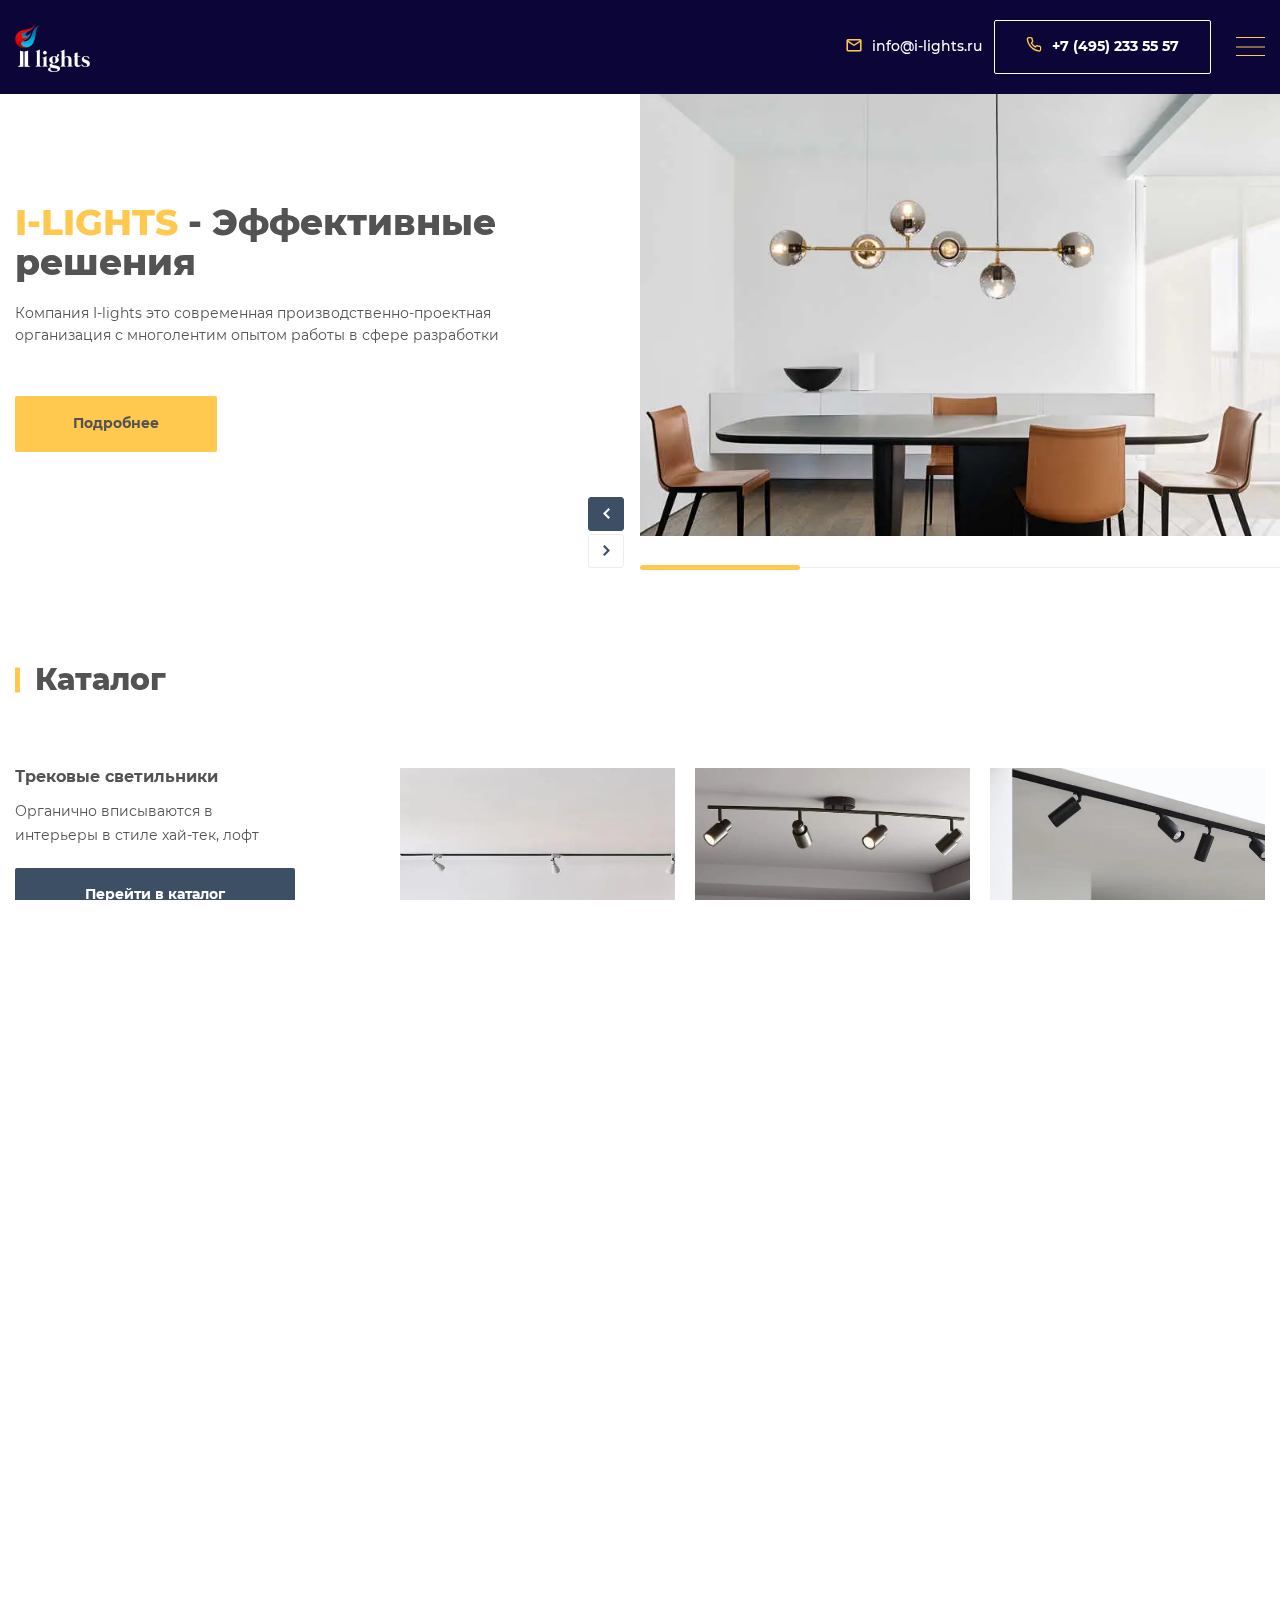
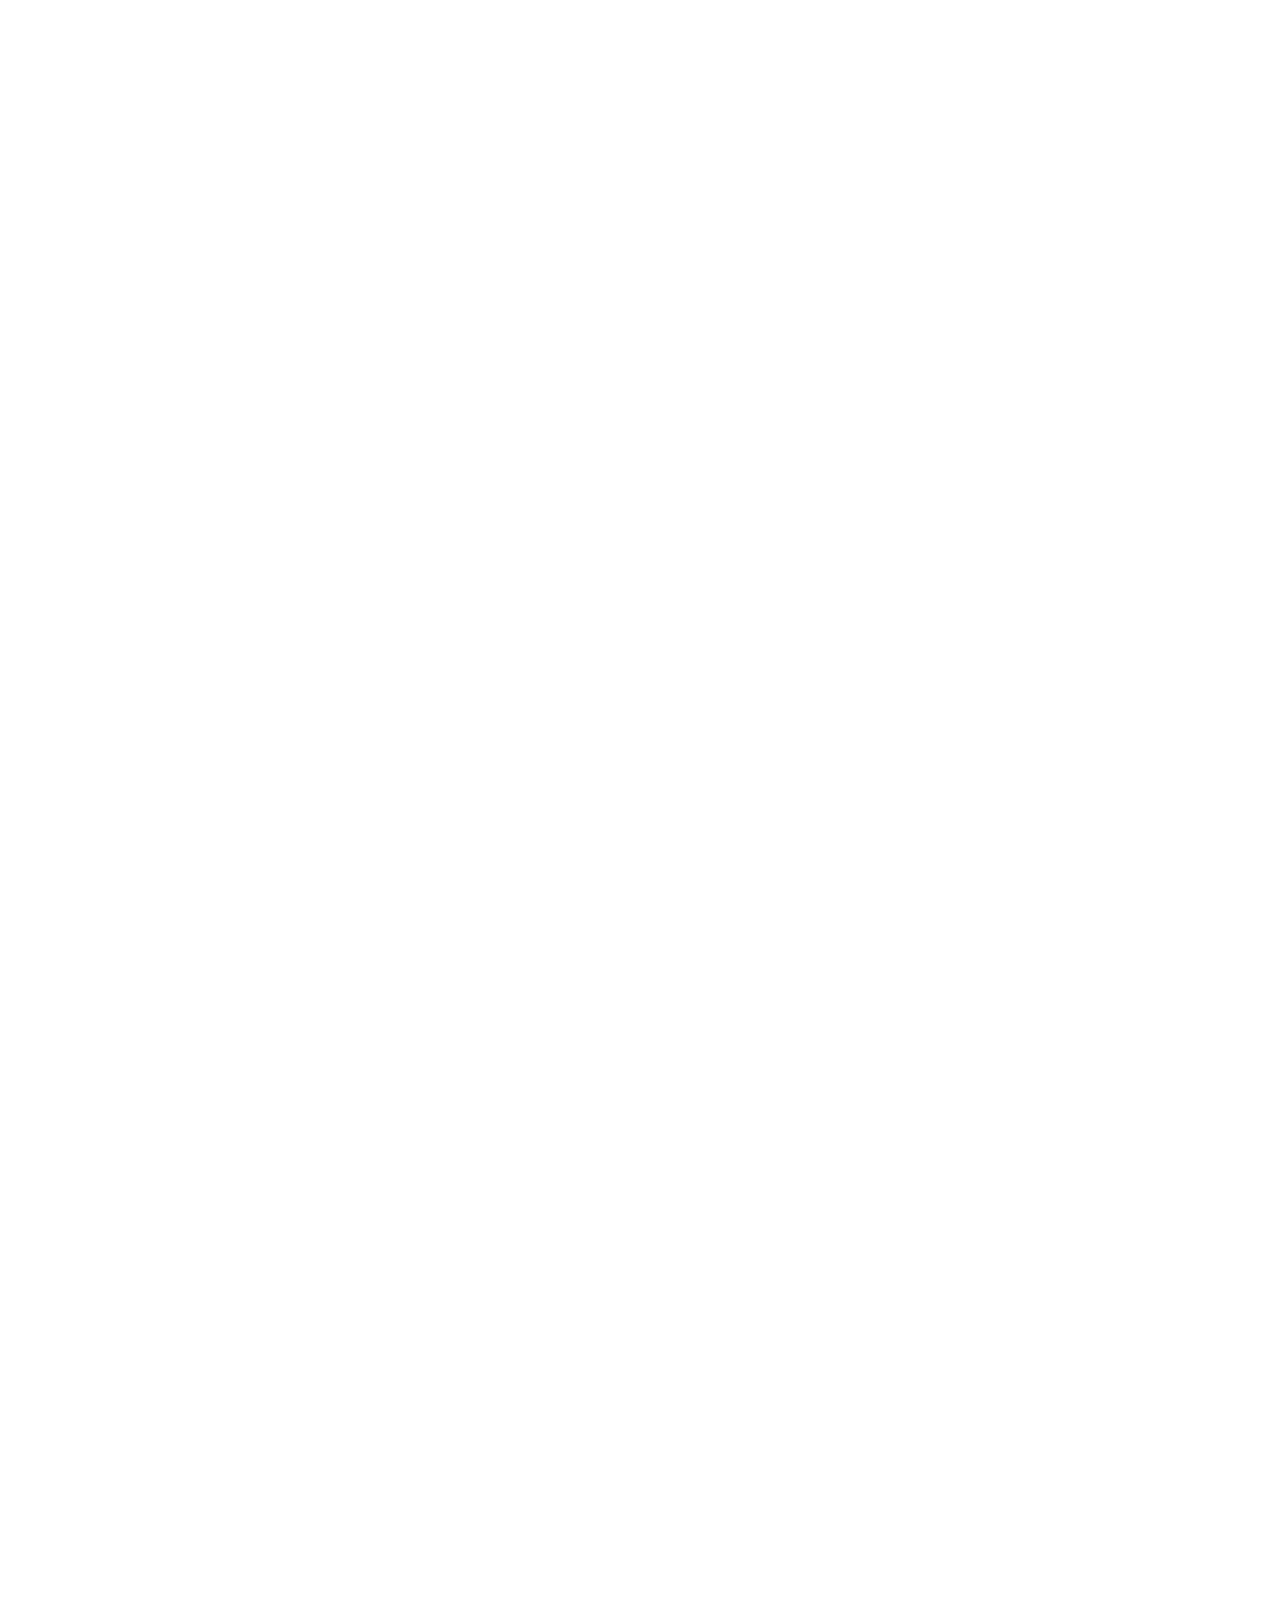
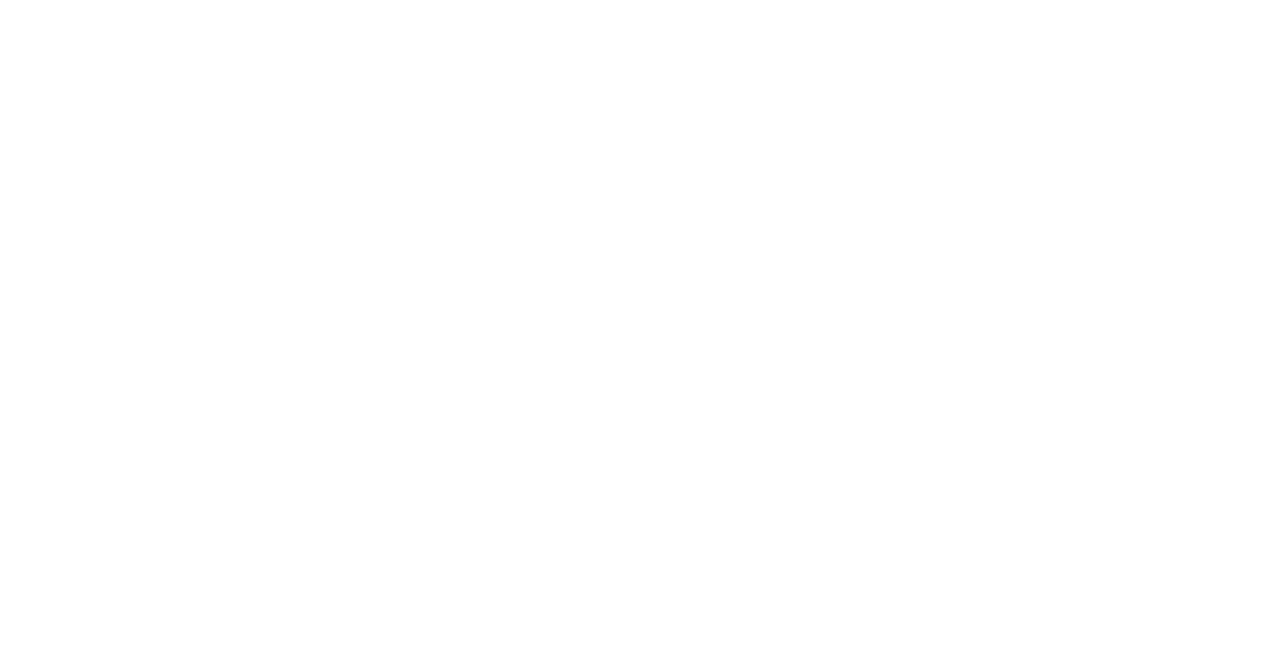
<file: index.html>
<!DOCTYPE html><html lang="ru"><head>	<meta charset="UTF-8">	<meta name="viewport" content="width=device-width, initial-scale=1.0">	<meta http-equiv="X-UA-Compatible" content="ie=edge">	<title>I-LIGHTS</title>	<link rel="stylesheet" href="css/style.min.css">	<link type="image/x-icon" rel="shortcut icon" href="images/favicon/favicon.ico">	<link type="image/png" sizes="16x16" rel="icon" href="images/favicon/favicon-16x16.png">	<link type="image/png" sizes="32x32" rel="icon" href="images/favicon/favicon-32x32.png">	<link type="image/png" sizes="96x96" rel="icon" href="images/favicon/favicon-96x96.png">	<link type="image/png" sizes="120x120" rel="icon" href="images/favicon/favicon-120x120.png"></head><body>	<div class="preloader">		<div class="preloader__loader">			<svg class="spinner" viewBox="0 0 50 50">				<circle class="path" cx="25" cy="25" r="20" fill="none" stroke-width="5"></circle>			</svg>		</div>	</div>	<div class="wrapper">		<header class="header">	<div class="container">		<div class="header__top">			<a class="logo" href="index.html">				<picture><source srcset="images/header-logo.webp" type="image/webp"><img class="logo__img" src="images/header-logo.png" alt="logo"></picture>			</a>			<nav class="menu">				<div class="menu__btn">					<span class="menu__btn-line"></span>				</div>				<ul class="menu__list">					<li class="menu__list-item">						<a class="menu__list-link" href="about.html">О компании</a>					</li>					<li class="menu__list-item">						<a class="menu__list-link" href="services.html">Услуги</a>					</li>					<li class="menu__list-item">						<a class="menu__list-link" href="#">Проекты</a>					</li>					<li class="menu__list-item">						<a class="menu__list-link" href="delivery.html">Доставка и оплата</a>					</li>					<li class="menu__list-item">						<a class="menu__list-link" href="#">Контакты</a>					</li>					<li class="menu__list-item">						<a class="menu__list-link menu__list-link--select" href="#">Подборка</a>					</li>				</ul>			</nav>			<ul class="contacts header-contacts">				<li class="contacts__item header-contacts__item">					<a class="contacts__link-email header-contacts__link-email __icon-mail"						href="mailto:info@i-lights.ru">info@i-lights.ru</a>				</li>				<li class="contacts__item header-contacts__item">					<a class="contacts__link-phone header-contacts__link-phone __icon-phone" href="tel:+74952335557">+7						(495) 233 55 57</a>				</li>			</ul>		</div>	</div></header>		<div class="main">			<section class="intro">				<div class="intro-slider__wrapper">					<div class="contanier-fluid">						<div class="intro-slider">							<picture><source srcset="images/intro-slider-1.webp" type="image/webp"><img alt="#" class="intro-slider__img" src="images/intro-slider-1.jpg"></picture>							<picture><source srcset="images/intro-slider-2.webp" type="image/webp"><img alt="#" class="intro-slider__img" src="images/intro-slider-2.jpg"></picture>							<picture><source srcset="images/intro-slider-3.webp" type="image/webp"><img alt="#" class="intro-slider__img" src="images/intro-slider-3.jpg"></picture>							<picture><source srcset="images/intro-slider-4.webp" type="image/webp"><img alt="#" class="intro-slider__img" src="images/intro-slider-4.jpg"></picture>						</div>					</div>				</div>				<div class="container">					<div class="intro__content">						<h1 class="intro__title"><span class="intro__title-color">I-LIGHTS</span> - Эффективные							решения						</h1>						<p class="intro__subtitle">Компания I-lights это современная							производственно-проектная							организация							с							многолентим опытом работы в сфере разработки</p>						<a class="btn btn-color intro__btn" href="#">Подробнее</a>					</div>				</div>			</section>			<section class="catalog-intro">				<div class="container">					<h3 class="title catalog-intro__title">Каталог</h3>					<div class="catalog-intro__inner">						<div class="catalog-intro__content">							<div class="catalog-intro__nav">								<button class="catalog-intro__nav-title" type="button"									data-filter=".track-lights">Трековые									светильники</button>								<div class="catalog-intro__nav-content">									<p class="catalog-intro__nav-text">Органично вписываются в интерьеры в										стиле										хай-тек,										лофт									</p>									<a class="btn btn-dark catalog-intro__nav-btn" href="#">Перейти в каталог</a>								</div>							</div>							<div class="catalog-intro__nav">								<button class="catalog-intro__nav-title" type="button"									data-filter=".recessed-lights">Встраиваемые									светильники</button>								<div class="catalog-intro__nav-content">									<p class="catalog-intro__nav-text">Органично вписываются в интерьеры в стиле										хай-тек,										лофт									</p>									<a class="btn btn-dark catalog-intro__nav-btn" href="#">Перейти в каталог</a>								</div>							</div>							<div class="catalog-intro__nav">								<button class="catalog-intro__nav-title" type="button"									data-filter=".figured-lights">Фигурные									светильники</button>								<div class="catalog-intro__nav-content">									<p class="catalog-intro__nav-text">Органично вписываются в интерьеры в стиле										хай-тек,										лофт									</p>									<a class="btn btn-dark catalog-intro__nav-btn" href="#">Перейти в каталог</a>								</div>							</div>							<div class="catalog-intro__nav">								<button class="catalog-intro__nav-title" type="button"									data-filter=".armstrong-lights">Светильники									Армстронг</button>								<div class="catalog-intro__nav-content">									<p class="catalog-intro__nav-text">Органично вписываются в интерьеры в стиле										хай-тек,										лофт									</p>									<a class="btn btn-dark catalog-intro__nav-btn" href="#">Перейти в каталог</a>								</div>							</div>							<div class="catalog-intro__nav">								<button class="catalog-intro__nav-title" type="button"									data-filter=".armstrong-lights-extra">Светильники									Армстронг с равномерной засветкой</button>								<div class="catalog-intro__nav-content">									<p class="catalog-intro__nav-text">Органично вписываются в интерьеры в стиле										хай-тек,										лофт									</p>									<a class="btn btn-dark catalog-intro__nav-btn" href="#">Перейти в каталог</a>								</div>							</div>						</div>						<div class="catalog-intro__gallery-wrapper" id="catalog-intro">							<div class="catalog-intro__gallery mix track-lights">								<div class="catalog-intro__item catalog-intro__item--1">									<picture><source srcset="images/content/c-intro-1.webp" type="image/webp"><img class="catalog-intro__item-img" src="images/content/c-intro-1.jpg" alt="#"></picture>									<div class="catalog-intro__card">										<h6 class="catalog-intro__card-title __icon-plus">Evo M</h6>										<div class="catalog-intro__card-content">											<p class="catalog-intro__card-text">Органично вписываются в интерьеры в												стиле												хай-тек,												лофт</p>											<p class="catalog-intro__card-price">25 500 &#8381;</p>											<a class="catalog-intro__card-link __icon-plus" href="#">Подробнее</a>										</div>									</div>								</div>								<div class="catalog-intro__item catalog-intro__item--2">									<picture><source srcset="images/content/c-intro-2.webp" type="image/webp"><img class="catalog-intro__item-img" src="images/content/c-intro-2.jpg" alt="#"></picture>									<div class="catalog-intro__card">										<h6 class="catalog-intro__card-title __icon-plus">Evo L</h6>										<div class="catalog-intro__card-content">											<p class="catalog-intro__card-text">Органично вписываются в интерьеры в												стиле												хай-тек,												лофт</p>											<p class="catalog-intro__card-price">25 500 &#8381;</p>											<a class="catalog-intro__card-link __icon-plus" href="#">Подробнее</a>										</div>									</div>								</div>								<div class="catalog-intro__item catalog-intro__item--3">									<picture><source srcset="images/content/c-intro-3.webp" type="image/webp"><img class="catalog-intro__item-img" src="images/content/c-intro-3.jpg" alt="#"></picture>									<div class="catalog-intro__card">										<h6 class="catalog-intro__card-title __icon-plus">Arco</h6>										<div class="catalog-intro__card-content">											<p class="catalog-intro__card-text">Органично вписываются в интерьеры в												стиле												хай-тек,												лофт</p>											<p class="catalog-intro__card-price">25 500 &#8381;</p>											<a class="catalog-intro__card-link __icon-plus" href="#">Подробнее</a>										</div>									</div>								</div>								<div class="catalog-intro__item catalog-intro__item--4">									<picture><source srcset="images/content/c-intro-4.webp" type="image/webp"><img class="catalog-intro__item-img" src="images/content/c-intro-4.jpg" alt="#"></picture>									<div class="catalog-intro__card">										<h6 class="catalog-intro__card-title __icon-plus">Alfa</h6>										<div class="catalog-intro__card-content">											<p class="catalog-intro__card-text">Органично вписываются в интерьеры в												стиле												хай-тек,												лофт</p>											<p class="catalog-intro__card-price">25 500 &#8381;</p>											<a class="catalog-intro__card-link __icon-plus" href="#">Подробнее</a>										</div>									</div>								</div>							</div>							<div class="catalog-intro__gallery mix recessed-lights">								<div class="catalog-intro__item catalog-intro__item--1">									<picture><source srcset="images/content/c-intro-1.webp" type="image/webp"><img class="catalog-intro__item-img" src="images/content/c-intro-1.jpg" alt="#"></picture>									<div class="catalog-intro__card">										<h6 class="catalog-intro__card-title __icon-plus">Evo M2</h6>										<div class="catalog-intro__card-content">											<p class="catalog-intro__card-text">Органично вписываются в интерьеры в												стиле												хай-тек,												лофт</p>											<p class="catalog-intro__card-price">25 500 &#8381;</p>											<a class="catalog-intro__card-link __icon-plus" href="#">Подробнее</a>										</div>									</div>								</div>								<div class="catalog-intro__item catalog-intro__item--2">									<picture><source srcset="images/content/c-intro-2.webp" type="image/webp"><img class="catalog-intro__item-img" src="images/content/c-intro-2.jpg" alt="#"></picture>									<div class="catalog-intro__card">										<h6 class="catalog-intro__card-title __icon-plus">Evo L</h6>										<div class="catalog-intro__card-content">											<p class="catalog-intro__card-text">Органично вписываются в интерьеры в												стиле												хай-тек,												лофт</p>											<p class="catalog-intro__card-price">25 500 &#8381;</p>											<a class="catalog-intro__card-link __icon-plus" href="#">Подробнее</a>										</div>									</div>								</div>								<div class="catalog-intro__item catalog-intro__item--3">									<picture><source srcset="images/content/c-intro-3.webp" type="image/webp"><img class="catalog-intro__item-img" src="images/content/c-intro-3.jpg" alt="#"></picture>									<div class="catalog-intro__card">										<h6 class="catalog-intro__card-title __icon-plus">Arco</h6>										<div class="catalog-intro__card-content">											<p class="catalog-intro__card-text">Органично вписываются в интерьеры в												стиле												хай-тек,												лофт</p>											<p class="catalog-intro__card-price">25 500 &#8381;</p>											<a class="catalog-intro__card-link __icon-plus" href="#">Подробнее</a>										</div>									</div>								</div>								<div class="catalog-intro__item catalog-intro__item--4">									<picture><source srcset="images/content/c-intro-4.webp" type="image/webp"><img class="catalog-intro__item-img" src="images/content/c-intro-4.jpg" alt="#"></picture>									<div class="catalog-intro__card">										<h6 class="catalog-intro__card-title __icon-plus">Alfa</h6>										<div class="catalog-intro__card-content">											<p class="catalog-intro__card-text">Органично вписываются в интерьеры в												стиле												хай-тек,												лофт</p>											<p class="catalog-intro__card-price">25 500 &#8381;</p>											<a class="catalog-intro__card-link __icon-plus" href="#">Подробнее</a>										</div>									</div>								</div>							</div>							<div class="catalog-intro__gallery mix figured-lights">								<div class="catalog-intro__item catalog-intro__item--1">									<picture><source srcset="images/content/c-intro-1.webp" type="image/webp"><img class="catalog-intro__item-img" src="images/content/c-intro-1.jpg" alt="#"></picture>									<div class="catalog-intro__card">										<h6 class="catalog-intro__card-title __icon-plus">Evo M</h6>										<div class="catalog-intro__card-content">											<p class="catalog-intro__card-text">Органично вписываются в интерьеры в												стиле												хай-тек,												лофт</p>											<p class="catalog-intro__card-price">25 500 &#8381;</p>											<a class="catalog-intro__card-link __icon-plus" href="#">Подробнее</a>										</div>									</div>								</div>								<div class="catalog-intro__item catalog-intro__item--2">									<picture><source srcset="images/content/c-intro-2.webp" type="image/webp"><img class="catalog-intro__item-img" src="images/content/c-intro-2.jpg" alt="#"></picture>									<div class="catalog-intro__card">										<h6 class="catalog-intro__card-title __icon-plus">Evo L</h6>										<div class="catalog-intro__card-content">											<p class="catalog-intro__card-text">Органично вписываются в интерьеры в												стиле												хай-тек,												лофт</p>											<p class="catalog-intro__card-price">25 500 &#8381;</p>											<a class="catalog-intro__card-link __icon-plus" href="#">Подробнее</a>										</div>									</div>								</div>								<div class="catalog-intro__item catalog-intro__item--3">									<picture><source srcset="images/content/c-intro-3.webp" type="image/webp"><img class="catalog-intro__item-img" src="images/content/c-intro-3.jpg" alt="#"></picture>									<div class="catalog-intro__card">										<h6 class="catalog-intro__card-title __icon-plus">Arco</h6>										<div class="catalog-intro__card-content">											<p class="catalog-intro__card-text">Органично вписываются в интерьеры в												стиле												хай-тек,												лофт</p>											<p class="catalog-intro__card-price">25 500 &#8381;</p>											<a class="catalog-intro__card-link __icon-plus" href="#">Подробнее</a>										</div>									</div>								</div>								<div class="catalog-intro__item catalog-intro__item--4">									<picture><source srcset="images/content/c-intro-4.webp" type="image/webp"><img class="catalog-intro__item-img" src="images/content/c-intro-4.jpg" alt="#"></picture>									<div class="catalog-intro__card">										<h6 class="catalog-intro__card-title __icon-plus">Alfa</h6>										<div class="catalog-intro__card-content">											<p class="catalog-intro__card-text">Органично вписываются в интерьеры в												стиле												хай-тек,												лофт</p>											<p class="catalog-intro__card-price">25 500 &#8381;</p>											<a class="catalog-intro__card-link __icon-plus" href="#">Подробнее</a>										</div>									</div>								</div>							</div>							<div class="catalog-intro__gallery mix armstrong-lights">								<div class="catalog-intro__item catalog-intro__item--1">									<picture><source srcset="images/content/c-intro-1.webp" type="image/webp"><img class="catalog-intro__item-img" src="images/content/c-intro-1.jpg" alt="#"></picture>									<div class="catalog-intro__card">										<h6 class="catalog-intro__card-title __icon-plus">Evo M</h6>										<div class="catalog-intro__card-content">											<p class="catalog-intro__card-text">Органично вписываются в интерьеры в												стиле												хай-тек,												лофт</p>											<p class="catalog-intro__card-price">25 500 &#8381;</p>											<a class="catalog-intro__card-link __icon-plus" href="#">Подробнее</a>										</div>									</div>								</div>								<div class="catalog-intro__item catalog-intro__item--2">									<picture><source srcset="images/content/c-intro-2.webp" type="image/webp"><img class="catalog-intro__item-img" src="images/content/c-intro-2.jpg" alt="#"></picture>									<div class="catalog-intro__card">										<h6 class="catalog-intro__card-title __icon-plus">Evo L</h6>										<div class="catalog-intro__card-content">											<p class="catalog-intro__card-text">Органично вписываются в интерьеры в												стиле												хай-тек,												лофт</p>											<p class="catalog-intro__card-price">25 500 &#8381;</p>											<a class="catalog-intro__card-link __icon-plus" href="#">Подробнее</a>										</div>									</div>								</div>								<div class="catalog-intro__item catalog-intro__item--3">									<picture><source srcset="images/content/c-intro-3.webp" type="image/webp"><img class="catalog-intro__item-img" src="images/content/c-intro-3.jpg" alt="#"></picture>									<div class="catalog-intro__card">										<h6 class="catalog-intro__card-title __icon-plus">Arco</h6>										<div class="catalog-intro__card-content">											<p class="catalog-intro__card-text">Органично вписываются в интерьеры в												стиле												хай-тек,												лофт</p>											<p class="catalog-intro__card-price">25 500 &#8381;</p>											<a class="catalog-intro__card-link __icon-plus" href="#">Подробнее</a>										</div>									</div>								</div>								<div class="catalog-intro__item catalog-intro__item--4">									<picture><source srcset="images/content/c-intro-4.webp" type="image/webp"><img class="catalog-intro__item-img" src="images/content/c-intro-4.jpg" alt="#"></picture>									<div class="catalog-intro__card">										<h6 class="catalog-intro__card-title __icon-plus">Alfa</h6>										<div class="catalog-intro__card-content">											<p class="catalog-intro__card-text">Органично вписываются в интерьеры в												стиле												хай-тек,												лофт</p>											<p class="catalog-intro__card-price">25 500 &#8381;</p>											<a class="catalog-intro__card-link __icon-plus" href="#">Подробнее</a>										</div>									</div>								</div>							</div>							<div class="catalog-intro__gallery mix armstrong-lights-extra">								<div class="catalog-intro__item catalog-intro__item--1">									<picture><source srcset="images/content/c-intro-1.webp" type="image/webp"><img class="catalog-intro__item-img" src="images/content/c-intro-1.jpg" alt="#"></picture>									<div class="catalog-intro__card">										<h6 class="catalog-intro__card-title __icon-plus">Evo M</h6>										<div class="catalog-intro__card-content">											<p class="catalog-intro__card-text">Органично вписываются в интерьеры в												стиле												хай-тек,												лофт</p>											<p class="catalog-intro__card-price">25 500 &#8381;</p>											<a class="catalog-intro__card-link __icon-plus" href="#">Подробнее</a>										</div>									</div>								</div>								<div class="catalog-intro__item catalog-intro__item--2">									<picture><source srcset="images/content/c-intro-2.webp" type="image/webp"><img class="catalog-intro__item-img" src="images/content/c-intro-2.jpg" alt="#"></picture>									<div class="catalog-intro__card">										<h6 class="catalog-intro__card-title __icon-plus">Evo L</h6>										<div class="catalog-intro__card-content">											<p class="catalog-intro__card-text">Органично вписываются в интерьеры в												стиле												хай-тек,												лофт</p>											<p class="catalog-intro__card-price">25 500 &#8381;</p>											<a class="catalog-intro__card-link __icon-plus" href="#">Подробнее</a>										</div>									</div>								</div>								<div class="catalog-intro__item catalog-intro__item--3">									<picture><source srcset="images/content/c-intro-3.webp" type="image/webp"><img class="catalog-intro__item-img" src="images/content/c-intro-3.jpg" alt="#"></picture>									<div class="catalog-intro__card">										<h6 class="catalog-intro__card-title __icon-plus">Arco</h6>										<div class="catalog-intro__card-content">											<p class="catalog-intro__card-text">Органично вписываются в интерьеры в												стиле												хай-тек,												лофт</p>											<p class="catalog-intro__card-price">25 500 &#8381;</p>											<a class="catalog-intro__card-link __icon-plus" href="#">Подробнее</a>										</div>									</div>								</div>								<div class="catalog-intro__item catalog-intro__item--4">									<picture><source srcset="images/content/c-intro-4.webp" type="image/webp"><img class="catalog-intro__item-img" src="images/content/c-intro-4.jpg" alt="#"></picture>									<div class="catalog-intro__card">										<h6 class="catalog-intro__card-title __icon-plus">Alfa</h6>										<div class="catalog-intro__card-content">											<p class="catalog-intro__card-text">Органично вписываются в интерьеры в												стиле												хай-тек,												лофт</p>											<p class="catalog-intro__card-price">25 500 &#8381;</p>											<a class="catalog-intro__card-link __icon-plus" href="#">Подробнее</a>										</div>									</div>								</div>							</div>						</div>					</div>				</div>			</section>			<section class="services-intro">				<div class="container">					<h3 class="title services-intro__title">Услуги</h3>					<div class="services-intro__inner">						<div class="services-intro__item services-intro__item--1">							<div class="services-intro__head">								<h6 class="services-intro__head-title">Изготовление счетильников для торгового и									общественного									освещения</h6><span class="services-intro__head-btn">+</span>							</div>							<p class="services-intro__item-text">Мы ценим Ваше время, поэтому, коротко о главном. Наша								компания								была образована с целью предложить Российскому рынку профессиональные светотехнические								решения для освещения магазинов, офисов и объектов общественно-развлекательного								назначения.								Сегодня мы поставляем осветительное оборудование различных ценовых категорий из стран								Юго-Восточной Азии и Европы, а так же являемся дистрибьюторами лучших Российских								производителей. А среди наших клиентов, сетевые и частные магазины одежды и обуви,								продуктовые магазины, торговые и офисные центры, представители индустрии красоты и								здоровья,								кафе, рестораны, отели, коттеджные поселки и частные заказчики.</p>						</div>						<div class="services-intro__item services-intro__item--2 closed">							<div class="services-intro__head">								<h6 class="services-intro__head-title">Поставки дизайнерского света от ведущих									европейских производителей</h6><span class="services-intro__head-btn">+</span>							</div>							<p class="services-intro__item-text">Мы ценим Ваше время, поэтому, коротко о главном. Наша								компания								была образована с целью предложить Российскому рынку профессиональные светотехнические								решения для освещения магазинов, офисов и объектов общественно-развлекательного								назначения.								Сегодня мы поставляем осветительное оборудование различных ценовых категорий из стран								Юго-Восточной Азии и Европы, а так же являемся дистрибьюторами лучших Российских								производителей. А среди наших клиентов, сетевые и частные магазины одежды и обуви,								продуктовые магазины, торговые и офисные центры, представители индустрии красоты и								здоровья,								кафе, рестораны, отели, коттеджные поселки и частные заказчики.</p>						</div>						<div class="services-intro__item services-intro__item--3 closed">							<div class="services-intro__head">								<h6 class="services-intro__head-title">Проектирование, светотехнические расчеты и									разработка концепции освещения								</h6><span class="services-intro__head-btn">+</span>							</div>							<p class="services-intro__item-text">Мы ценим Ваше время, поэтому, коротко о главном. Наша								компания								была образована с целью предложить Российскому рынку профессиональные светотехнические								решения для освещения магазинов, офисов и объектов общественно-развлекательного								назначения.								Сегодня мы поставляем осветительное оборудование различных ценовых категорий из стран								Юго-Восточной Азии и Европы, а так же являемся дистрибьюторами лучших Российских								производителей. А среди наших клиентов, сетевые и частные магазины одежды и обуви,								продуктовые магазины, торговые и офисные центры, представители индустрии красоты и								здоровья,								кафе, рестораны, отели, коттеджные поселки и частные заказчики.</p>						</div>						<div class="services-intro__item services-intro__item--4 closed">							<div class="services-intro__head">								<h6 class="services-intro__head-title">Модернизация светильников								</h6><span class="services-intro__head-btn">+</span>							</div>							<p class="services-intro__item-text">Мы ценим Ваше время, поэтому, коротко о главном.								Наша								компания								была образована с целью предложить Российскому рынку профессиональные светотехнические								решения для освещения магазинов, офисов и объектов общественно-развлекательного								назначения.								Сегодня мы поставляем осветительное оборудование различных ценовых категорий из стран								Юго-Восточной Азии и Европы, а так же являемся дистрибьюторами лучших Российских								производителей. А среди наших клиентов, сетевые и частные магазины одежды и обуви,								продуктовые магазины, торговые и офисные центры, представители индустрии красоты и								здоровья,								кафе, рестораны, отели, коттеджные поселки и частные заказчики.</p>						</div>						<div class="services-intro__item services-intro__item--5 closed">							<div class="services-intro__head">								<h6 class="services-intro__head-title">Ремонт светодиодных светильников								</h6><span class="services-intro__head-btn">+</span>							</div>							<p class="services-intro__item-text">Мы ценим Ваше время, поэтому, коротко о главном. Наша								компания была образована с целью предложить Российскому рынку профессиональные								светотехнические решения для освещения магазинов, офисов и объектов								общественно-развлекательного назначения. Сегодня мы поставляем осветительное								оборудование различных ценовых категорий из стран Юго-Восточной Азии и Европы, а так же								являемся дистрибьюторами лучших Российских производителей. А среди наших клиентов,								сетевые и частные магазины одежды и обуви, продуктовые магазины, торговые и офисные								центры, представители индустрии красоты и здоровья, кафе, рестораны, отели, коттеджные								поселки и частные заказчики.</p>						</div>					</div>				</div>			</section>			<section class="news">				<div class="container">					<h3 class="title news__title">Новинки</h3>					<div class="news__items product__items">						<div class="product__item" data-pid="1">							<span class="product__label">Вт</span>							<a class="product__link" href="#">								<picture><source srcset="images/catalog/1.webp" type="image/webp"><img class="product__link-img" src="images/catalog/1.jpg" alt="#"></picture>							</a>							<div class="product__content">								<h6 class="product__title">Дизайнерский светильник									изготавливаемый по проекту								</h6>								<ul class="product__list">									<li class="product__list-item">										Длинна до 3 метров.									</li>									<li class="product__list-item">										Углы поворота между секторами по проекту.									</li>									<li class="product__list-item">										Мощность рассчитывается индивидуально.									</li>								</ul>								<div class="product__price">21 300 &#8381;</div>							</div>							<div class="product__buttons">								<a class="btn-dark product__content-btn" href="#">Подробнее</a>								<a class=" btn-plus __icon-plus" href="#"></a>							</div>						</div>						<div class="product__item" data-pid="2">							<span class="product__label">Вт</span>							<a class="product__link" href="#">								<picture><source srcset="images/catalog/2.webp" type="image/webp"><img class="product__link-img" src="images/catalog/2.jpg" alt="#"></picture>							</a>							<div class="product__content">								<h6 class="product__title">Дизайнерский светильник									изготавливаемый по проекту								</h6>								<ul class="product__list">									<li class="product__list-item">										Длинна до 3 метров.									</li>									<li class="product__list-item">										Углы поворота между секторами по проекту.									</li>									<li class="product__list-item">										Мощность рассчитывается индивидуально.									</li>								</ul>								<div class="product__price">21 300 &#8381;</div>							</div>							<div class="product__buttons">								<a class="btn-dark product__content-btn" href="#">Подробнее</a>								<a class=" btn-plus __icon-plus" href="#"></a>							</div>						</div>						<div class="product__item" data-pid="3">							<span class="product__label">Вт</span>							<a class="product__link" href="#">								<picture><source srcset="images/catalog/1.webp" type="image/webp"><img class="product__link-img" src="images/catalog/1.jpg" alt="#"></picture>							</a>							<div class="product__content">								<h6 class="product__title">Дизайнерский светильник									изготавливаемый по проекту								</h6>								<ul class="product__list">									<li class="product__list-item">										Длинна до 3 метров.									</li>									<li class="product__list-item">										Углы поворота между секторами по проекту.									</li>									<li class="product__list-item">										Мощность рассчитывается индивидуально.									</li>								</ul>								<div class="product__price">21 300 &#8381;</div>							</div>							<div class="product__buttons">								<a class="btn-dark product__content-btn" href="#">Подробнее</a>								<a class=" btn-plus __icon-plus" href="#"></a>							</div>						</div>						<div class="product__item" data-pid="4">							<span class="product__label">Вт</span>							<a class="product__link" href="#">								<picture><source srcset="images/catalog/2.webp" type="image/webp"><img class="product__link-img" src="images/catalog/2.jpg" alt="#"></picture>							</a>							<div class="product__content">								<h6 class="product__title">Дизайнерский светильник									изготавливаемый по проекту								</h6>								<ul class="product__list">									<li class="product__list-item">										Длинна до 3 метров.									</li>									<li class="product__list-item">										Углы поворота между секторами по проекту.									</li>									<li class="product__list-item">										Мощность рассчитывается индивидуально.									</li>								</ul>								<div class="product__price">21 300 &#8381;</div>							</div>							<div class="product__buttons">								<a class="btn-dark product__content-btn" href="#">Подробнее</a>								<a class=" btn-plus __icon-plus" href="#"></a>							</div>						</div>					</div>					<a class="btn btn-color news__btn" href="#">Перейти а каталог</a>				</div>			</section>			<div class="download">				<div class="container">					<div class="download__inner">						<p class="download__label __icon-file">Файлы для скачивания</p>						<div class="download__items">							<div class="download__item">								<p class="download__name">Последние версии каталогов</p>								<a class="download__link-view" href="#">Посмотреть</a>								<a class="download__link-load __icon-download" href="#" download>Скачать</a>							</div>							<div class="download__item">								<p class="download__name">Технические спецификации</p>								<a class="download__link-view" href="#">Посмотреть</a>								<a class="download__link-load __icon-download" href="#" download>Скачать</a>							</div>							<div class="download__item">								<p class="download__name">IES-файлы и прочая документация</p>								<a class="download__link-view" href="#">Посмотреть</a>								<a class="download__link-load __icon-download" href="#" download>Скачать</a>							</div>							<div class="download__item">								<p class="download__name">Последние версии каталогов</p>								<a class="download__link-view" href="#">Посмотреть</a>								<a class="download__link-load __icon-download" href="#" download>Скачать</a>							</div>							<div class="download__item">								<p class="download__name">Последние версии каталогов</p>								<a class="download__link-view" href="#">Посмотреть</a>								<a class="download__link-load __icon-download" href="#" download>Скачать</a>							</div>							<div class="download__item">								<p class="download__name">Последние версии каталогов</p>								<a class="download__link-view" href="#">Посмотреть</a>								<a class="download__link-load __icon-download" href="#" download>Скачать</a>							</div>							<div class="download__item">								<p class="download__name">Последние версии каталогов</p>								<a class="download__link-view" href="#">Посмотреть</a>								<a class="download__link-load __icon-download" href="#" download>Скачать</a>							</div>						</div>					</div>				</div>			</div>			<div class="consultation">				<div class="container">					<div class="consultation__inner">						<p class="consultation__label __icon-question">Остались вопросы и нужна консультация?</p>						<div class="consultation__content">							<form class="consultation__form  form">								<input class="consultation__input form__input" type="text" placeholder="Ваше имя*"									required>								<input class="consultation__input form__input" type="email" placeholder="Ваш e-mail*"									required>								<textarea class="consultation__textarea form__textarea"									placeholder="Сообщение"></textarea>								<button class="btn btn-color consultation__btn form__btn"									type="submit">Отправить</button>							</form>						</div>					</div>				</div>			</div>			<footer class="footer">	<div class="container">		<div class="footer__items">			<figure class="logo footer__logo">				<a class="logo__link footer__logo-link" href="#">					<picture><source srcset="images/footer-logo.webp" type="image/webp"><img class="logo__img footer__logo-img" src="images/footer-logo.png" alt="logo"></picture>				</a>				<span class="footer__logo-descr">&copy; Technolight 2015-2021</span>			</figure>			<ul class="footer__list footer-nav">				<li class="footer__list-title footer-nav__item">					Каталог товаров				</li>				<li class="footer__list-item footer-nav__item">					<a class="footer__list-link footer-nav__link" href="#">Трековые светильники					</a>				</li>				<li class="footer__list-item footer-nav__item">					<a class="footer__list-link footer-nav__link" href="#">Встраиваемые светильники					</a>				</li>				<li class="footer__list-item footer-nav__item">					<a class="footer__list-link footer-nav__link" href="#">Профильные светильники					</a>				</li>				<li class="footer__list-item footer-nav__item">					<a class="footer__list-link footer-nav__link" href="#">Фигурные светильники					</a>				</li>				<li class="footer__list-item footer-nav__item">					<a class="footer__list-link footer-nav__link" href="#">Светильники Армстронг					</a>				</li>				<li class="footer__list-item footer-nav__item">					<a class="footer__list-link footer-nav__link" href="#">Армстронг с равномерной засветкой					</a>				</li>				<li class="footer__list-item footer-nav__item">					<a class="footer__list-link footer-nav__link" href="#">Произовдители					</a>				</li>			</ul>			<ul class="footer__list footer-services">				<li class="footer__list-item footer-services__item">					<a class="footer__list-link footer-services__link" href="#">Как заказать</a>				</li>				<li class="footer__list-item footer-services__item">					<a class="footer__list-link footer-services__link" href="#">Оплата</a>				</li>				<li class="footer__list-item footer-services__item">					<a class="footer__list-link footer-services__link" href="#">Доставка					</a>				</li>				<li class="footer__list-item footer-services__item">					<a class="footer__list-link footer-services__link" href="#">Реквизиты компании					</a>				</li>				<li class="footer__list-item footer-services__item">					<a class="footer__list-link footer-services__link" href="#">Правовая информация</a>				</li>				<li class="footer__list-item footer-services__item">					<a class="footer__list-link footer-services__link" href="#">FAQ</a>				</li>			</ul>			<ul class="footer__list footer-contacts contacts">				<li class="footer__list-title footer-contacts__title">Контакты</li>				<li class="footer__list-item contacts__item footer-contacts__item">					<a class="footer__list-link footer-contscts__link contacts__link-address __icon-spot" href="#">место						магазина</a>				</li>				<li class="footer__list-item contacts__item footer-contacts__item">					<a class="footer__list-link  footer-contscts__link contacts__link-email __icon-mail"						href="mailto:info@i-lights.ru">info@i-lights.ru</a>				</li>				<li class="footer__list-item contacts__item footer-contacts__item">					<a class="footer__list-link  footer-contscts__link contacts__link-phone __icon-phone"						href="tel:+74952335557">+7						(495) 233 55 57</a>				</li>			</ul>		</div>	</div></footer>		</div>	</div>	<script src="https://ajax.googleapis.com/ajax/libs/jquery/3.4.1/jquery.min.js"></script>	<script src="js/libs.min.js"></script>	<script src="js/main.js"></script></body></html>
</file>
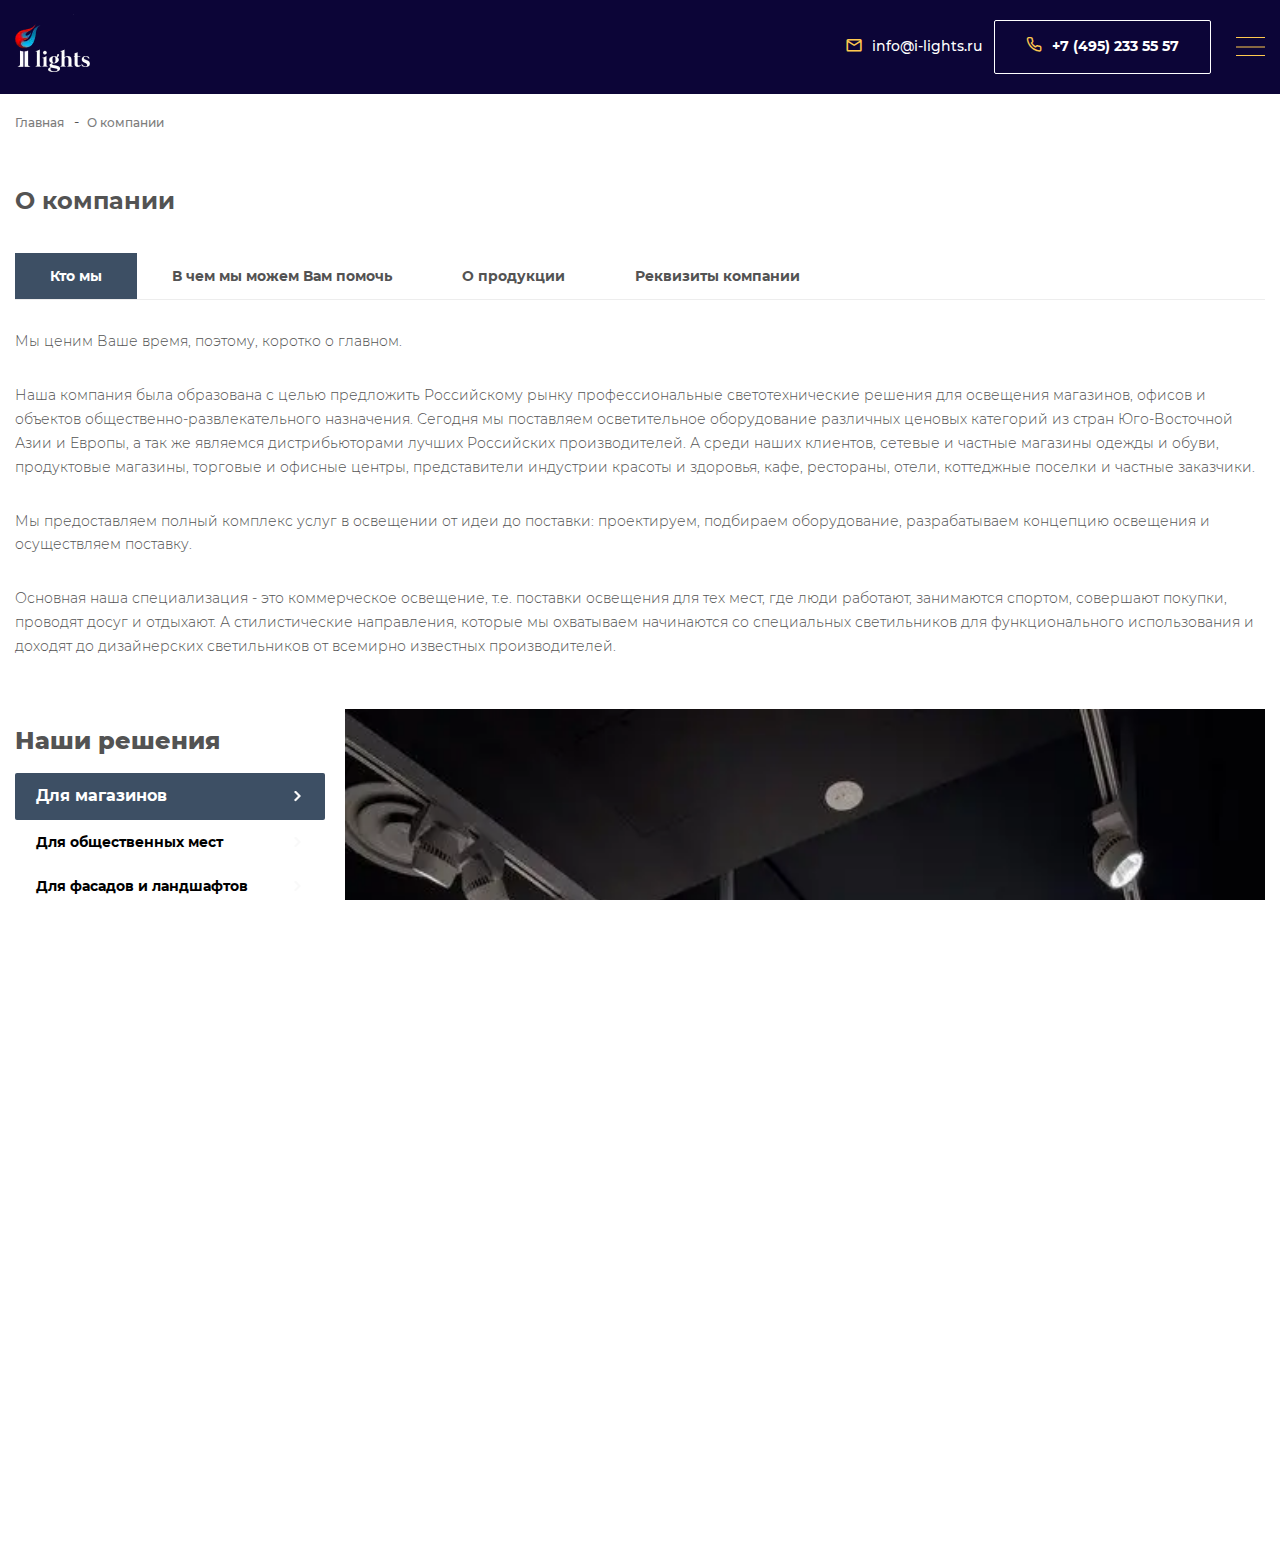
<file: about.html>
<!DOCTYPE html><html lang="ru"><head>	<meta charset="UTF-8">	<meta name="viewport" content="width=device-width, initial-scale=1.0">	<meta http-equiv="X-UA-Compatible" content="ie=edge">	<title>I-LIGHTS</title>	<link rel="stylesheet" href="css/style.min.css">	<link type="image/x-icon" rel="shortcut icon" href="images/favicon/favicon.ico">	<link type="image/png" sizes="16x16" rel="icon" href="images/favicon/favicon-16x16.png">	<link type="image/png" sizes="32x32" rel="icon" href="images/favicon/favicon-32x32.png">	<link type="image/png" sizes="96x96" rel="icon" href="images/favicon/favicon-96x96.png">	<link type="image/png" sizes="120x120" rel="icon" href="images/favicon/favicon-120x120.png"></head><body>	<div class="preloader">	<div class="preloader__loader">		<svg class="spinner" viewBox="0 0 50 50">			<circle class="path" cx="25" cy="25" r="20" fill="none" stroke-width="5"></circle>		</svg>	</div></div>	<div class="wrapper">		<header class="header">	<div class="container">		<div class="header__top">			<a class="logo" href="index.html">				<picture><source srcset="images/header-logo.webp" type="image/webp"><img class="logo__img" src="images/header-logo.png" alt="logo"></picture>			</a>			<nav class="menu">				<div class="menu__btn">					<span class="menu__btn-line"></span>				</div>				<ul class="menu__list">					<li class="menu__list-item">						<a class="menu__list-link" href="about.html">О компании</a>					</li>					<li class="menu__list-item">						<a class="menu__list-link" href="services.html">Услуги</a>					</li>					<li class="menu__list-item">						<a class="menu__list-link" href="#">Проекты</a>					</li>					<li class="menu__list-item">						<a class="menu__list-link" href="delivery.html">Доставка и оплата</a>					</li>					<li class="menu__list-item">						<a class="menu__list-link" href="#">Контакты</a>					</li>					<li class="menu__list-item">						<a class="menu__list-link menu__list-link--select" href="#">Подборка</a>					</li>				</ul>			</nav>			<ul class="contacts header-contacts">				<li class="contacts__item header-contacts__item">					<a class="contacts__link-email header-contacts__link-email __icon-mail"						href="mailto:info@i-lights.ru">info@i-lights.ru</a>				</li>				<li class="contacts__item header-contacts__item">					<a class="contacts__link-phone header-contacts__link-phone __icon-phone" href="tel:+74952335557">+7						(495) 233 55 57</a>				</li>			</ul>		</div>	</div></header>		<div class="breadcrumps">			<div class="container">				<ul class="breadcrumps__list">					<li class="breadcrumps__item">						<a class="breadcrumps__link" href="index.html">Главная</a>					</li>					<li class="breadcrumps__item">						<a class="breadcrumps__link" href="#">О компании</a>					</li>				</ul>			</div>		</div>		<div class="main">			<section class="about">				<div class="container">					<h4 class="subtitle-bold about__title">О компании</h4>					<div class="about__inner accordion">						<div class="about__buttons accordion__buttons">							<div class="about__button accordion__button active" id="btn-1"								onclick="openTab(event, 'tab-1')">								<h6 class="about__button-title accordion__button-title">Кто мы</h6><span									class="about__button-toggle accordion__button-toggle"></span>							</div>							<div class="about__button accordion__button" id="btn-2" onclick="openTab(event, 'tab-2')">								<h6 class="about__button-title accordion__button-title">В чем мы можем Вам помочь</h6>								<span class="about__button-toggle accordion__button-toggle"></span>							</div>							<div class="about__button accordion__button" id="btn-3" onclick="openTab(event, 'tab-3')">								<h6 class="about__button-title accordion__button-title">О продукции</h6><span									class="about__button-toggle accordion__button-toggle"></span>							</div>							<div class="about__button accordion__button" id="btn-4" onclick="openTab(event, 'tab-4')">								<h6 class="about__button-title accordion__button-title">Реквизиты компании</h6><span									class="about__button-toggle accordion__button-toggle"></span>							</div>						</div>						<div class="about__items accordion__items">							<div class="about__content accordion__content" id="tab-1">								<p class="about__content-text accordion__content-text">Мы ценим Ваше время, поэтому,									коротко о главном.</p>								<p class="about__content-text accordion__content-text">Наша компания была образована с									целью предложить									Российскому									рынку									профессиональные светотехнические решения для освещения магазинов, офисов и объектов									общественно-развлекательного назначения. Сегодня мы поставляем осветительное									оборудование различных ценовых категорий из стран Юго-Восточной Азии и Европы, а так									же									являемся дистрибьюторами лучших Российских производителей. А среди наших клиентов,									сетевые и частные магазины одежды и обуви, продуктовые магазины, торговые и офисные									центры, представители индустрии красоты и здоровья, кафе, рестораны, отели,									коттеджные									поселки и частные заказчики.								</p>								<p class="about__content-text accordion__content-text">Мы предоставляем полный комплекс									услуг в освещении от									идеи до									поставки: проектируем, подбираем оборудование, разрабатываем концепцию освещения и									осуществляем поставку.								</p>								<p class="about__content-text accordion__content-text">Основная наша специализация - это									коммерческое									освещение, т.е.									поставки освещения для тех мест, где люди работают, занимаются спортом, совершают									покупки, проводят досуг и отдыхают. А стилистические направления, которые мы									охватываем									начинаются со специальных светильников для функционального использования и доходят									до									дизайнерских светильников от всемирно известных производителей.								</p>							</div>							<div class="about__content accordion__content" id="tab-2">								<p class="about__content-text accordion__content-text">Наша компания была образована с									целью предложить									Российскому									рынку									профессиональные светотехнические решения для освещения магазинов, офисов и объектов									общественно-развлекательного назначения. Сегодня мы поставляем осветительное									оборудование различных ценовых категорий из стран Юго-Восточной Азии и Европы, а так									же									являемся дистрибьюторами лучших Российских производителей. А среди наших клиентов,									сетевые и частные магазины одежды и обуви, продуктовые магазины, торговые и офисные									центры, представители индустрии красоты и здоровья, кафе, рестораны, отели,									коттеджные									поселки и частные заказчики.								</p>								<p class="about__content-text accordion__content-text">Мы ценим Ваше время, поэтому,									коротко о главном.</p>								<p class="about__content-text accordion__content-text">3 Мы предоставляем полный									комплекс услуг в освещении от									идеи до									поставки: проектируем, подбираем оборудование, разрабатываем концепцию освещения и									осуществляем поставку.								</p>								<p class="about__content-text accordion__content-text">Основная наша специализация - это									коммерческое									освещение, т.е.									поставки освещения для тех мест, где люди работают, занимаются спортом, совершают									покупки, проводят досуг и отдыхают. А стилистические направления, которые мы									охватываем									начинаются со специальных светильников для функционального использования и доходят									до									дизайнерских светильников от всемирно известных производителей.								</p>							</div>							<div class="about__content accordion__content" id="tab-3">								<p class="about__content-text accordion__content-text">Мы предоставляем полный комплекс									услуг в освещении от									идеи до									поставки: проектируем, подбираем оборудование, разрабатываем концепцию освещения и									осуществляем поставку.								</p>								<p class="about__content-text accordion__content-text">Мы ценим Ваше время, поэтому,									коротко о главном.</p>								<p class="about__content-text accordion__content-text">Наша компания была образована с									целью предложить									Российскому									рынку									профессиональные светотехнические решения для освещения магазинов, офисов и объектов									общественно-развлекательного назначения. Сегодня мы поставляем осветительное									оборудование различных ценовых категорий из стран Юго-Восточной Азии и Европы, а так									же									являемся дистрибьюторами лучших Российских производителей. А среди наших клиентов,									сетевые и частные магазины одежды и обуви, продуктовые магазины, торговые и офисные									центры, представители индустрии красоты и здоровья, кафе, рестораны, отели,									коттеджные									поселки и частные заказчики.								</p>								<p class="about__content-text accordion__content-text">Основная наша специализация - это									коммерческое									освещение, т.е.									поставки освещения для тех мест, где люди работают, занимаются спортом, совершают									покупки, проводят досуг и отдыхают. А стилистические направления, которые мы									охватываем									начинаются со специальных светильников для функционального использования и доходят									до									дизайнерских светильников от всемирно известных производителей.								</p>							</div>							<div class="about__content accordion__content" id="tab-4">								<p class="about__content-text accordion__content-text">Основная наша специализация - это									коммерческое									освещение, т.е.									поставки освещения для тех мест, где люди работают, занимаются спортом, совершают									покупки, проводят досуг и отдыхают. А стилистические направления, которые мы									охватываем									начинаются со специальных светильников для функционального использования и доходят									до									дизайнерских светильников от всемирно известных производителей.								</p>								<p class="about__content-text accordion__content-text">Мы ценим Ваше время, поэтому,									коротко о главном.</p>								<p class="about__content-text accordion__content-text">Наша компания была образована с									целью предложить									Российскому									рынку									профессиональные светотехнические решения для освещения магазинов, офисов и объектов									общественно-развлекательного назначения. Сегодня мы поставляем осветительное									оборудование различных ценовых категорий из стран Юго-Восточной Азии и Европы, а так									же									являемся дистрибьюторами лучших Российских производителей. А среди наших клиентов,									сетевые и частные магазины одежды и обуви, продуктовые магазины, торговые и офисные									центры, представители индустрии красоты и здоровья, кафе, рестораны, отели,									коттеджные									поселки и частные заказчики.								</p>								<p class="about__content-text accordion__content-text">Мы предоставляем полный комплекс									услуг в освещении от									идеи до									поставки: проектируем, подбираем оборудование, разрабатываем концепцию освещения и									осуществляем поставку.								</p>							</div>						</div>					</div>				</div>			</section>			<section class="portfolio">				<div class="container">					<div class="portfolio__wrapper">						<div class="portfolio__content">							<h4 class="subtitle-extrabold portfolio__title">Наши решения</h4>							<div class="portfolio__buttons">								<button class="portfolio__button" type="button" data-filter=".shops">Для									магазинов</button>								<button class="portfolio__button" type="button" data-filter=".public">Для общественных									мест</button>								<button class="portfolio__button" type="button" data-filter=".landscape">Для фасадов и									ландшафтов</button>								<button class="portfolio__button" type="button" data-filter=".cafe">Для кафе и									ресторанов</button>								<button class="portfolio__button" type="button" data-filter=".office">Для									офисов</button>								<button class="portfolio__button" type="button" data-filter=".interior">Для жилых									интерьеров</button>							</div>						</div>						<div class="portfolio__gallery mix shops">							<div class="portfolio-slider portfolio-slider__shop">								<picture><source srcset="images/content/shop-1.webp" type="image/webp"><img class="portfolio-slider__img" src="images/content/shop-1.jpg" alt="#"></picture>								<picture><source srcset="images/content/shop-2.webp" type="image/webp"><img class="portfolio-slider__img" src="images/content/shop-2.jpg" alt="#"></picture>								<picture><source srcset="images/content/shop-3.webp" type="image/webp"><img class="portfolio-slider__img" src="images/content/shop-3.jpg" alt="#"></picture>								<picture><source srcset="images/content/shop-4.webp" type="image/webp"><img class="portfolio-slider__img" src="images/content/shop-4.jpg" alt="#"></picture>							</div>							<div class="portfolio-slider__nav portfolio-slider__nav-shop">								<picture><source srcset="images/content/shop-1.webp" type="image/webp"><img class="portfolio-slider__nav-img" src="images/content/shop-1.jpg" alt="#"></picture>								<picture><source srcset="images/content/shop-2.webp" type="image/webp"><img class="portfolio-slider__nav-img" src="images/content/shop-2.jpg" alt="#"></picture>								<picture><source srcset="images/content/shop-3.webp" type="image/webp"><img class="portfolio-slider__nav-img" src="images/content/shop-3.jpg" alt="#"></picture>								<picture><source srcset="images/content/shop-4.webp" type="image/webp"><img class="portfolio-slider__nav-img" src="images/content/shop-4.jpg" alt="#"></picture>							</div>						</div>						<div class="portfolio__gallery mix public">							<div class="portfolio-slider portfolio-slider__public">								<picture><source srcset="images/content/public-1.webp" type="image/webp"><img class="portfolio-slider__img" src="images/content/public-1.jpg" alt="#"></picture>								<picture><source srcset="images/content/public-2.webp" type="image/webp"><img class="portfolio-slider__img" src="images/content/public-2.jpg" alt="#"></picture>								<picture><source srcset="images/content/public-3.webp" type="image/webp"><img class="portfolio-slider__img" src="images/content/public-3.jpg" alt="#"></picture>								<picture><source srcset="images/content/public-4.webp" type="image/webp"><img class="portfolio-slider__img" src="images/content/public-4.jpg" alt="#"></picture>							</div>							<div class="portfolio-slider__nav portfolio-slider__nav-public">								<picture><source srcset="images/content/public-1.webp" type="image/webp"><img class="portfolio-slider__nav-img" src="images/content/public-1.jpg" alt="#"></picture>								<picture><source srcset="images/content/public-2.webp" type="image/webp"><img class="portfolio-slider__nav-img" src="images/content/public-2.jpg" alt="#"></picture>								<picture><source srcset="images/content/public-3.webp" type="image/webp"><img class="portfolio-slider__nav-img" src="images/content/public-3.jpg" alt="#"></picture>								<picture><source srcset="images/content/public-4.webp" type="image/webp"><img class="portfolio-slider__nav-img" src="images/content/public-4.jpg" alt="#"></picture>							</div>						</div>						<div class="portfolio__gallery mix landscape">							<div class="portfolio-slider portfolio-slider__landscape">								<picture><source srcset="images/content/shop-1.webp" type="image/webp"><img class="portfolio-slider__img" src="images/content/shop-1.jpg" alt="#"></picture>								<picture><source srcset="images/content/shop-2.webp" type="image/webp"><img class="portfolio-slider__img" src="images/content/shop-2.jpg" alt="#"></picture>								<picture><source srcset="images/content/shop-3.webp" type="image/webp"><img class="portfolio-slider__img" src="images/content/shop-3.jpg" alt="#"></picture>								<picture><source srcset="images/content/shop-4.webp" type="image/webp"><img class="portfolio-slider__img" src="images/content/shop-4.jpg" alt="#"></picture>							</div>							<div class="portfolio-slider__nav portfolio-slider__nav-landscape">								<picture><source srcset="images/content/shop-1.webp" type="image/webp"><img class="portfolio-slider__nav-img" src="images/content/shop-1.jpg" alt="#"></picture>								<picture><source srcset="images/content/shop-2.webp" type="image/webp"><img class="portfolio-slider__nav-img" src="images/content/shop-2.jpg" alt="#"></picture>								<picture><source srcset="images/content/shop-3.webp" type="image/webp"><img class="portfolio-slider__nav-img" src="images/content/shop-3.jpg" alt="#"></picture>								<picture><source srcset="images/content/shop-4.webp" type="image/webp"><img class="portfolio-slider__nav-img" src="images/content/shop-4.jpg" alt="#"></picture>							</div>						</div>						<div class="portfolio__gallery mix cafe">							<div class="portfolio-slider portfolio-slider__cafe">								<picture><source srcset="images/content/shop-1.webp" type="image/webp"><img class="portfolio-slider__img" src="images/content/shop-1.jpg" alt="#"></picture>								<picture><source srcset="images/content/shop-2.webp" type="image/webp"><img class="portfolio-slider__img" src="images/content/shop-2.jpg" alt="#"></picture>								<picture><source srcset="images/content/shop-3.webp" type="image/webp"><img class="portfolio-slider__img" src="images/content/shop-3.jpg" alt="#"></picture>								<picture><source srcset="images/content/shop-4.webp" type="image/webp"><img class="portfolio-slider__img" src="images/content/shop-4.jpg" alt="#"></picture>							</div>							<div class="portfolio-slider__nav portfolio-slider__nav-cafe">								<picture><source srcset="images/content/shop-1.webp" type="image/webp"><img class="portfolio-slider__nav-img" src="images/content/shop-1.jpg" alt="#"></picture>								<picture><source srcset="images/content/shop-2.webp" type="image/webp"><img class="portfolio-slider__nav-img" src="images/content/shop-2.jpg" alt="#"></picture>								<picture><source srcset="images/content/shop-3.webp" type="image/webp"><img class="portfolio-slider__nav-img" src="images/content/shop-3.jpg" alt="#"></picture>								<picture><source srcset="images/content/shop-4.webp" type="image/webp"><img class="portfolio-slider__nav-img" src="images/content/shop-4.jpg" alt="#"></picture>							</div>						</div>						<div class="portfolio__gallery mix office">							<div class="portfolio-slider portfolio-slider__office">								<picture><source srcset="images/content/shop-1.webp" type="image/webp"><img class="portfolio-slider__img" src="images/content/shop-1.jpg" alt="#"></picture>								<picture><source srcset="images/content/shop-2.webp" type="image/webp"><img class="portfolio-slider__img" src="images/content/shop-2.jpg" alt="#"></picture>								<picture><source srcset="images/content/shop-3.webp" type="image/webp"><img class="portfolio-slider__img" src="images/content/shop-3.jpg" alt="#"></picture>								<picture><source srcset="images/content/shop-4.webp" type="image/webp"><img class="portfolio-slider__img" src="images/content/shop-4.jpg" alt="#"></picture>							</div>							<div class="portfolio-slider__nav portfolio-slider__nav-office">								<picture><source srcset="images/content/shop-1.webp" type="image/webp"><img class="portfolio-slider__nav-img" src="images/content/shop-1.jpg" alt="#"></picture>								<picture><source srcset="images/content/shop-2.webp" type="image/webp"><img class="portfolio-slider__nav-img" src="images/content/shop-2.jpg" alt="#"></picture>								<picture><source srcset="images/content/shop-3.webp" type="image/webp"><img class="portfolio-slider__nav-img" src="images/content/shop-3.jpg" alt="#"></picture>								<picture><source srcset="images/content/shop-4.webp" type="image/webp"><img class="portfolio-slider__nav-img" src="images/content/shop-4.jpg" alt="#"></picture>							</div>						</div>						<div class="portfolio__gallery mix interior">							<div class="portfolio-slider portfolio-slider__interior">								<picture><source srcset="images/content/shop-1.webp" type="image/webp"><img class="portfolio-slider__img" src="images/content/shop-1.jpg" alt="#"></picture>								<picture><source srcset="images/content/shop-2.webp" type="image/webp"><img class="portfolio-slider__img" src="images/content/shop-2.jpg" alt="#"></picture>								<picture><source srcset="images/content/shop-3.webp" type="image/webp"><img class="portfolio-slider__img" src="images/content/shop-3.jpg" alt="#"></picture>								<picture><source srcset="images/content/shop-4.webp" type="image/webp"><img class="portfolio-slider__img" src="images/content/shop-4.jpg" alt="#"></picture>							</div>							<div class="portfolio-slider__nav portfolio-slider__nav-interior">								<picture><source srcset="images/content/shop-1.webp" type="image/webp"><img class="portfolio-slider__nav-img" src="images/content/shop-1.jpg" alt="#"></picture>								<picture><source srcset="images/content/shop-2.webp" type="image/webp"><img class="portfolio-slider__nav-img" src="images/content/shop-2.jpg" alt="#"></picture>								<picture><source srcset="images/content/shop-3.webp" type="image/webp"><img class="portfolio-slider__nav-img" src="images/content/shop-3.jpg" alt="#"></picture>								<picture><source srcset="images/content/shop-4.webp" type="image/webp"><img class="portfolio-slider__nav-img" src="images/content/shop-4.jpg" alt="#"></picture>							</div>						</div>					</div>				</div>			</section>		</div>		<footer class="footer">	<div class="container">		<div class="footer__items">			<figure class="logo footer__logo">				<a class="logo__link footer__logo-link" href="#">					<picture><source srcset="images/footer-logo.webp" type="image/webp"><img class="logo__img footer__logo-img" src="images/footer-logo.png" alt="logo"></picture>				</a>				<span class="footer__logo-descr">&copy; Technolight 2015-2021</span>			</figure>			<ul class="footer__list footer-nav">				<li class="footer__list-title footer-nav__item">					Каталог товаров				</li>				<li class="footer__list-item footer-nav__item">					<a class="footer__list-link footer-nav__link" href="#">Трековые светильники					</a>				</li>				<li class="footer__list-item footer-nav__item">					<a class="footer__list-link footer-nav__link" href="#">Встраиваемые светильники					</a>				</li>				<li class="footer__list-item footer-nav__item">					<a class="footer__list-link footer-nav__link" href="#">Профильные светильники					</a>				</li>				<li class="footer__list-item footer-nav__item">					<a class="footer__list-link footer-nav__link" href="#">Фигурные светильники					</a>				</li>				<li class="footer__list-item footer-nav__item">					<a class="footer__list-link footer-nav__link" href="#">Светильники Армстронг					</a>				</li>				<li class="footer__list-item footer-nav__item">					<a class="footer__list-link footer-nav__link" href="#">Армстронг с равномерной засветкой					</a>				</li>				<li class="footer__list-item footer-nav__item">					<a class="footer__list-link footer-nav__link" href="#">Произовдители					</a>				</li>			</ul>			<ul class="footer__list footer-services">				<li class="footer__list-item footer-services__item">					<a class="footer__list-link footer-services__link" href="#">Как заказать</a>				</li>				<li class="footer__list-item footer-services__item">					<a class="footer__list-link footer-services__link" href="#">Оплата</a>				</li>				<li class="footer__list-item footer-services__item">					<a class="footer__list-link footer-services__link" href="#">Доставка					</a>				</li>				<li class="footer__list-item footer-services__item">					<a class="footer__list-link footer-services__link" href="#">Реквизиты компании					</a>				</li>				<li class="footer__list-item footer-services__item">					<a class="footer__list-link footer-services__link" href="#">Правовая информация</a>				</li>				<li class="footer__list-item footer-services__item">					<a class="footer__list-link footer-services__link" href="#">FAQ</a>				</li>			</ul>			<ul class="footer__list footer-contacts contacts">				<li class="footer__list-title footer-contacts__title">Контакты</li>				<li class="footer__list-item contacts__item footer-contacts__item">					<a class="footer__list-link footer-contscts__link contacts__link-address __icon-spot" href="#">место						магазина</a>				</li>				<li class="footer__list-item contacts__item footer-contacts__item">					<a class="footer__list-link  footer-contscts__link contacts__link-email __icon-mail"						href="mailto:info@i-lights.ru">info@i-lights.ru</a>				</li>				<li class="footer__list-item contacts__item footer-contacts__item">					<a class="footer__list-link  footer-contscts__link contacts__link-phone __icon-phone"						href="tel:+74952335557">+7						(495) 233 55 57</a>				</li>			</ul>		</div>	</div></footer>	</div>	<script src="https://ajax.googleapis.com/ajax/libs/jquery/3.4.1/jquery.min.js"></script>	<script src="js/libs.min.js"></script>	<script src="js/main.js"></script></body></html>
</file>
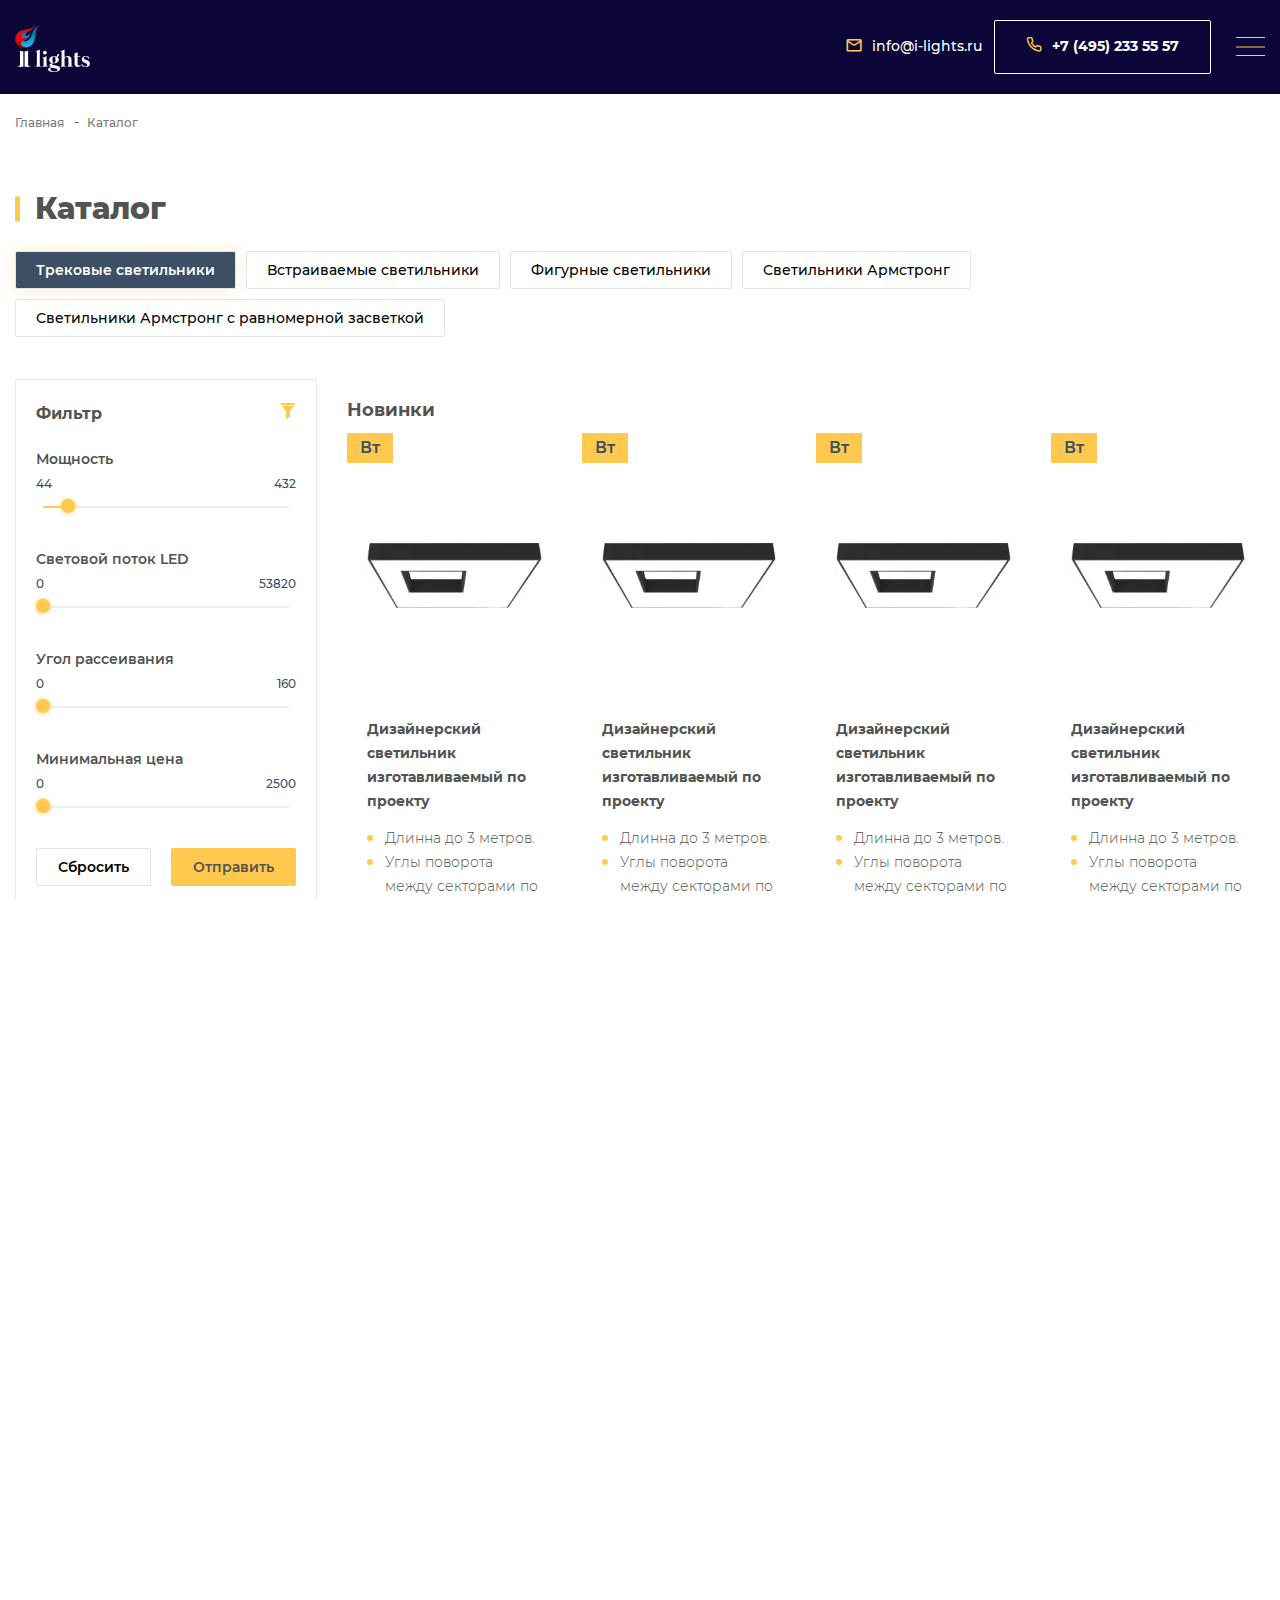
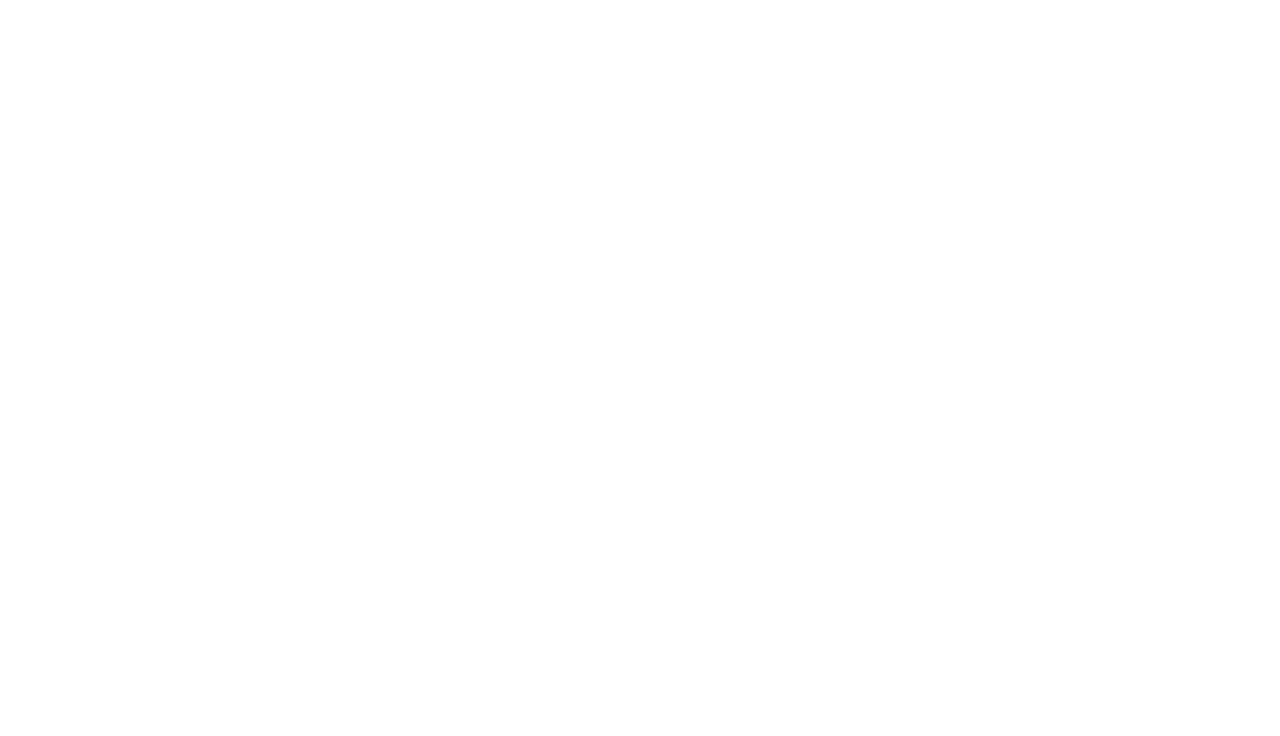
<file: catalog-page-1.html>
<!DOCTYPE html><html lang="ru"><head>	<meta charset="UTF-8">	<meta name="viewport" content="width=device-width, initial-scale=1.0">	<meta http-equiv="X-UA-Compatible" content="ie=edge">	<title>I-LIGHTS</title>	<link rel="stylesheet" href="css/style.min.css">	<link type="image/x-icon" rel="shortcut icon" href="images/favicon/favicon.ico">	<link type="image/png" sizes="16x16" rel="icon" href="images/favicon/favicon-16x16.png">	<link type="image/png" sizes="32x32" rel="icon" href="images/favicon/favicon-32x32.png">	<link type="image/png" sizes="96x96" rel="icon" href="images/favicon/favicon-96x96.png">	<link type="image/png" sizes="120x120" rel="icon" href="images/favicon/favicon-120x120.png"></head><body>	<div class="preloader">	<div class="preloader__loader">		<svg class="spinner" viewBox="0 0 50 50">			<circle class="path" cx="25" cy="25" r="20" fill="none" stroke-width="5"></circle>		</svg>	</div></div>	<div class="wrapper">		<header class="header">	<div class="container">		<div class="header__top">			<a class="logo" href="index.html">				<picture><source srcset="images/header-logo.webp" type="image/webp"><img class="logo__img" src="images/header-logo.png" alt="logo"></picture>			</a>			<nav class="menu">				<div class="menu__btn">					<span class="menu__btn-line"></span>				</div>				<ul class="menu__list">					<li class="menu__list-item">						<a class="menu__list-link" href="about.html">О компании</a>					</li>					<li class="menu__list-item">						<a class="menu__list-link" href="services.html">Услуги</a>					</li>					<li class="menu__list-item">						<a class="menu__list-link" href="#">Проекты</a>					</li>					<li class="menu__list-item">						<a class="menu__list-link" href="delivery.html">Доставка и оплата</a>					</li>					<li class="menu__list-item">						<a class="menu__list-link" href="#">Контакты</a>					</li>					<li class="menu__list-item">						<a class="menu__list-link menu__list-link--select" href="#">Подборка</a>					</li>				</ul>			</nav>			<ul class="contacts header-contacts">				<li class="contacts__item header-contacts__item">					<a class="contacts__link-email header-contacts__link-email __icon-mail"						href="mailto:info@i-lights.ru">info@i-lights.ru</a>				</li>				<li class="contacts__item header-contacts__item">					<a class="contacts__link-phone header-contacts__link-phone __icon-phone" href="tel:+74952335557">+7						(495) 233 55 57</a>				</li>			</ul>		</div>	</div></header>		<div class="breadcrumps">			<div class="container">				<ul class="breadcrumps__list">					<li class="breadcrumps__item">						<a class="breadcrumps__link" href="index.html">Главная</a>					</li>					<li class="breadcrumps__item">						<a class="breadcrumps__link" href="#">Каталог</a>					</li>				</ul>			</div>		</div>		<div class="main">			<section class="catalog__wrapper" id="catalog-wrapper">				<div class="container">					<h3 class="title catalog__title">Каталог</h3>					<div class="catalog__buttons">						<button class="catalog__button" type="button" data-filter=".track-lights">Трековые							светильники</button>						<button class="catalog__button" type="button" data-filter=".recessed-lights">Встраиваемые							светильники</button>						<button class="catalog__button" type="button" data-filter=".figured-lights">Фигурные							светильники</button>						<button class="catalog__button" type="button" data-filter=".armstrong-lights">Светильники							Армстронг</button>						<button class="catalog__button" type="button" data-filter=".armstrong-lights-extra">Светильники							Армстронг с равномерной засветкой</button>					</div>					<div class="catalog__inner">						<div class="filter" id="filterPower">							<h5 class="filter__title __icon-filter">Фильтр</h5>							<div class="filter__inner">								<div class="filter__box">									<h6 class="filter__name">Мощность</h6>									<div class="filter__value">										<output class="filter__output" id="outputPower">44</output>										<span class="filter__output">432</span>									</div>									<div class="filter__slider" id="sliderPower"></div>								</div>								<div class="filter__box">									<h6 class="filter__name">Световой поток LED</h6>									<div class="filter__value">										<output class="filter__output" id="outputFlow">0</output>										<span class="filter__output">53820</span>									</div>									<div class="filter__slider" id="sliderFlow"></div>								</div>								<div class="filter__box">									<h6 class="filter__name">Угол рассеивания</h6>									<div class="filter__value">										<output class="filter__output" id="outputAngle">0</output>										<span class="filter__output">160</span>									</div>									<div class="filter__slider" id="sliderAngle"></div>								</div>								<div class="filter__box">									<h6 class="filter__name">Минимальная цена</h6>									<div class="filter__value">										<output class="filter__output" id="outputPrice">0</output>										<span class="filter__output">2500</span>									</div>									<div class="filter__slider" id="sliderPrice"></div>								</div>								<div class="filter__buttons">									<button class="filter__button filter__button--transparent" id="btnReset"										type="reset">Сбросить</button>									<button class="filter__button btn-color" type="submit">Отправить</button>								</div>							</div>						</div>						<div class="catalog__content">							<div class="catalog">								<h5 class="catalog__content-title">Новинки</h5>								<div class="product__items catalog-news__items">									<div class="product__item">										<span class="product__label">Вт</span>										<a class="product__link" href="#">											<picture><source srcset="images/catalog/1.webp" type="image/webp"><img class="product__link-img" src="images/catalog/1.jpg" alt="#"></picture>										</a>										<div class="product__content">											<h6 class="product__title">Дизайнерский светильник												изготавливаемый по проекту											</h6>											<ul class="product__list">												<li class="product__list-item">													Длинна до 3 метров.												</li>												<li class="product__list-item">													Углы поворота между секторами по проекту.												</li>												<li class="product__list-item">													Мощность рассчитывается индивидуально.												</li>											</ul>											<div class="product__price">21 300 &#8381;</div>										</div>										<div class="product__buttons">											<a class="btn-dark product__content-btn" href="#">Подробнее</a>											<a class=" btn-plus __icon-plus" href="#"></a>										</div>									</div>									<div class="product__item">										<span class="product__label">Вт</span>										<a class="product__link" href="#">											<picture><source srcset="images/catalog/1.webp" type="image/webp"><img class="product__link-img" src="images/catalog/1.jpg" alt="#"></picture>										</a>										<div class="product__content">											<h6 class="product__title">Дизайнерский светильник												изготавливаемый по проекту											</h6>											<ul class="product__list">												<li class="product__list-item">													Длинна до 3 метров.												</li>												<li class="product__list-item">													Углы поворота между секторами по проекту.												</li>												<li class="product__list-item">													Мощность рассчитывается индивидуально.												</li>											</ul>											<div class="product__price">21 300 &#8381;</div>										</div>										<div class="product__buttons">											<a class="btn-dark product__content-btn" href="#">Подробнее</a>											<a class=" btn-plus __icon-plus" href="#"></a>										</div>									</div>									<div class="product__item">										<span class="product__label">Вт</span>										<a class="product__link" href="#">											<picture><source srcset="images/catalog/1.webp" type="image/webp"><img class="product__link-img" src="images/catalog/1.jpg" alt="#"></picture>										</a>										<div class="product__content">											<h6 class="product__title">Дизайнерский светильник												изготавливаемый по проекту											</h6>											<ul class="product__list">												<li class="product__list-item">													Длинна до 3 метров.												</li>												<li class="product__list-item">													Углы поворота между секторами по проекту.												</li>												<li class="product__list-item">													Мощность рассчитывается индивидуально.												</li>											</ul>											<div class="product__price">21 300 &#8381;</div>										</div>										<div class="product__buttons">											<a class="btn-dark product__content-btn" href="#">Подробнее</a>											<a class=" btn-plus __icon-plus" href="#"></a>										</div>									</div>									<div class="product__item">										<span class="product__label">Вт</span>										<a class="product__link" href="#">											<picture><source srcset="images/catalog/1.webp" type="image/webp"><img class="product__link-img" src="images/catalog/1.jpg" alt="#"></picture>										</a>										<div class="product__content">											<h6 class="product__title">Дизайнерский светильник												изготавливаемый по проекту											</h6>											<ul class="product__list">												<li class="product__list-item">													Длинна до 3 метров.												</li>												<li class="product__list-item">													Углы поворота между секторами по проекту.												</li>												<li class="product__list-item">													Мощность рассчитывается индивидуально.												</li>											</ul>											<div class="product__price">21 300 &#8381;</div>										</div>										<div class="product__buttons">											<a class="btn-dark product__content-btn" href="#">Подробнее</a>											<a class=" btn-plus __icon-plus" href="#"></a>										</div>									</div>								</div>							</div>							<div class="catalog">								<h5 class="catalog__content-title">Весь каталог</h5>								<div class="product__items" id="catalog">									<div class="product__item mix track-lights">										<span class="product__label">Вт</span>										<a class="product__link" href="#">											<picture><source srcset="images/catalog/1.webp" type="image/webp"><img class="product__link-img" src="images/catalog/1.jpg" alt="#"></picture>										</a>										<div class="product__content">											<h6 class="product__title">Дизайнерский светильник												изготавливаемый по проекту											</h6>											<ul class="product__list">												<li class="product__list-item">													Длинна до 3 метров.												</li>												<li class="product__list-item">													Углы поворота между секторами по проекту.												</li>												<li class="product__list-item">													Мощность рассчитывается индивидуально.												</li>											</ul>											<div class="product__price">21 300 &#8381;</div>										</div>										<div class="product__buttons">											<a class="btn-dark product__content-btn" href="#">Подробнее</a>											<a class=" btn-plus __icon-plus" href="#"></a>										</div>									</div>									<div class="product__item mix track-lights">										<span class="product__label">Вт</span>										<a class="product__link" href="#">											<picture><source srcset="images/catalog/1.webp" type="image/webp"><img class="product__link-img" src="images/catalog/1.jpg" alt="#"></picture>										</a>										<div class="product__content">											<h6 class="product__title">Дизайнерский светильник												изготавливаемый по проекту											</h6>											<ul class="product__list">												<li class="product__list-item">													Длинна до 3 метров.												</li>												<li class="product__list-item">													Углы поворота между секторами по проекту.												</li>												<li class="product__list-item">													Мощность рассчитывается индивидуально.												</li>											</ul>											<div class="product__price">21 300 &#8381;</div>										</div>										<div class="product__buttons">											<a class="btn-dark product__content-btn" href="#">Подробнее</a>											<a class=" btn-plus __icon-plus" href="#"></a>										</div>									</div>									<div class="product__item mix track-lights">										<span class="product__label">Вт</span>										<a class="product__link" href="#">											<picture><source srcset="images/catalog/1.webp" type="image/webp"><img class="product__link-img" src="images/catalog/1.jpg" alt="#"></picture>										</a>										<div class="product__content">											<h6 class="product__title">Дизайнерский светильник												изготавливаемый по проекту											</h6>											<ul class="product__list">												<li class="product__list-item">													Длинна до 3 метров.												</li>												<li class="product__list-item">													Углы поворота между секторами по проекту.												</li>												<li class="product__list-item">													Мощность рассчитывается индивидуально.												</li>											</ul>											<div class="product__price">21 300 &#8381;</div>										</div>										<div class="product__buttons">											<a class="btn-dark product__content-btn" href="#">Подробнее</a>											<a class=" btn-plus __icon-plus" href="#"></a>										</div>									</div>									<div class="product__item mix track-lights">										<span class="product__label">Вт</span>										<a class="product__link" href="#">											<picture><source srcset="images/catalog/1.webp" type="image/webp"><img class="product__link-img" src="images/catalog/1.jpg" alt="#"></picture>										</a>										<div class="product__content">											<h6 class="product__title">Дизайнерский светильник												изготавливаемый по проекту											</h6>											<ul class="product__list">												<li class="product__list-item">													Длинна до 3 метров.												</li>												<li class="product__list-item">													Углы поворота между секторами по проекту.												</li>												<li class="product__list-item">													Мощность рассчитывается индивидуально.												</li>											</ul>											<div class="product__price">21 300 &#8381;</div>										</div>										<div class="product__buttons">											<a class="btn-dark product__content-btn" href="#">Подробнее</a>											<a class=" btn-plus __icon-plus" href="#"></a>										</div>									</div>									<div class="product__item mix recessed-lights">										<span class="product__label">Вт</span>										<a class="product__link" href="#">											<picture><source srcset="images/catalog/1.webp" type="image/webp"><img class="product__link-img" src="images/catalog/1.jpg" alt="#"></picture>										</a>										<div class="product__content">											<h6 class="product__title">Дизайнерский светильник												изготавливаемый по проекту											</h6>											<ul class="product__list">												<li class="product__list-item">													Длинна до 3 метров.												</li>												<li class="product__list-item">													Углы поворота между секторами по проекту.												</li>												<li class="product__list-item">													Мощность рассчитывается индивидуально.												</li>											</ul>											<div class="product__price">21 300 &#8381;</div>										</div>										<div class="product__buttons">											<a class="btn-dark product__content-btn" href="#">Подробнее</a>											<a class=" btn-plus __icon-plus" href="#"></a>										</div>									</div>									<div class="product__item mix recessed-lights">										<span class="product__label">Вт</span>										<a class="product__link" href="#">											<picture><source srcset="images/catalog/1.webp" type="image/webp"><img class="product__link-img" src="images/catalog/1.jpg" alt="#"></picture>										</a>										<div class="product__content">											<h6 class="product__title">Дизайнерский светильник												изготавливаемый по проекту											</h6>											<ul class="product__list">												<li class="product__list-item">													Длинна до 3 метров.												</li>												<li class="product__list-item">													Углы поворота между секторами по проекту.												</li>												<li class="product__list-item">													Мощность рассчитывается индивидуально.												</li>											</ul>											<div class="product__price">21 300 &#8381;</div>										</div>										<div class="product__buttons">											<a class="btn-dark product__content-btn" href="#">Подробнее</a>											<a class=" btn-plus __icon-plus" href="#"></a>										</div>									</div>									<div class="product__item mix recessed-lights">										<span class="product__label">Вт</span>										<a class="product__link" href="#">											<picture><source srcset="images/catalog/1.webp" type="image/webp"><img class="product__link-img" src="images/catalog/1.jpg" alt="#"></picture>										</a>										<div class="product__content">											<h6 class="product__title">Дизайнерский светильник												изготавливаемый по проекту											</h6>											<ul class="product__list">												<li class="product__list-item">													Длинна до 3 метров.												</li>												<li class="product__list-item">													Углы поворота между секторами по проекту.												</li>												<li class="product__list-item">													Мощность рассчитывается индивидуально.												</li>											</ul>											<div class="product__price">21 300 &#8381;</div>										</div>										<div class="product__buttons">											<a class="btn-dark product__content-btn" href="#">Подробнее</a>											<a class=" btn-plus __icon-plus" href="#"></a>										</div>									</div>									<div class="product__item mix recessed-lights">										<span class="product__label">Вт</span>										<a class="product__link" href="#">											<picture><source srcset="images/catalog/1.webp" type="image/webp"><img class="product__link-img" src="images/catalog/1.jpg" alt="#"></picture>										</a>										<div class="product__content">											<h6 class="product__title">Дизайнерский светильник												изготавливаемый по проекту											</h6>											<ul class="product__list">												<li class="product__list-item">													Длинна до 3 метров.												</li>												<li class="product__list-item">													Углы поворота между секторами по проекту.												</li>												<li class="product__list-item">													Мощность рассчитывается индивидуально.												</li>											</ul>											<div class="product__price">21 300 &#8381;</div>										</div>										<div class="product__buttons">											<a class="btn-dark product__content-btn" href="#">Подробнее</a>											<a class=" btn-plus __icon-plus" href="#"></a>										</div>									</div>									<div class="product__item mix figured-lights">										<span class="product__label">Вт</span>										<a class="product__link" href="#">											<picture><source srcset="images/catalog/1.webp" type="image/webp"><img class="product__link-img" src="images/catalog/1.jpg" alt="#"></picture>										</a>										<div class="product__content">											<h6 class="product__title">Дизайнерский светильник												изготавливаемый по проекту											</h6>											<ul class="product__list">												<li class="product__list-item">													Длинна до 3 метров.												</li>												<li class="product__list-item">													Углы поворота между секторами по проекту.												</li>												<li class="product__list-item">													Мощность рассчитывается индивидуально.												</li>											</ul>											<div class="product__price">21 300 &#8381;</div>										</div>										<div class="product__buttons">											<a class="btn-dark product__content-btn" href="#">Подробнее</a>											<a class=" btn-plus __icon-plus" href="#"></a>										</div>									</div>									<div class="product__item mix figured-lights">										<span class="product__label">Вт</span>										<a class="product__link" href="#">											<picture><source srcset="images/catalog/1.webp" type="image/webp"><img class="product__link-img" src="images/catalog/1.jpg" alt="#"></picture>										</a>										<div class="product__content">											<h6 class="product__title">Дизайнерский светильник												изготавливаемый по проекту											</h6>											<ul class="product__list">												<li class="product__list-item">													Длинна до 3 метров.												</li>												<li class="product__list-item">													Углы поворота между секторами по проекту.												</li>												<li class="product__list-item">													Мощность рассчитывается индивидуально.												</li>											</ul>											<div class="product__price">21 300 &#8381;</div>										</div>										<div class="product__buttons">											<a class="btn-dark product__content-btn" href="#">Подробнее</a>											<a class=" btn-plus __icon-plus" href="#"></a>										</div>									</div>									<div class="product__item mix figured-lights">										<span class="product__label">Вт</span>										<a class="product__link" href="#">											<picture><source srcset="images/catalog/1.webp" type="image/webp"><img class="product__link-img" src="images/catalog/1.jpg" alt="#"></picture>										</a>										<div class="product__content">											<h6 class="product__title">Дизайнерский светильник												изготавливаемый по проекту											</h6>											<ul class="product__list">												<li class="product__list-item">													Длинна до 3 метров.												</li>												<li class="product__list-item">													Углы поворота между секторами по проекту.												</li>												<li class="product__list-item">													Мощность рассчитывается индивидуально.												</li>											</ul>											<div class="product__price">21 300 &#8381;</div>										</div>										<div class="product__buttons">											<a class="btn-dark product__content-btn" href="#">Подробнее</a>											<a class=" btn-plus __icon-plus" href="#"></a>										</div>									</div>									<div class="product__item mix armstrong-lights">										<span class="product__label">Вт</span>										<a class="product__link" href="#">											<picture><source srcset="images/catalog/1.webp" type="image/webp"><img class="product__link-img" src="images/catalog/1.jpg" alt="#"></picture>										</a>										<div class="product__content">											<h6 class="product__title">Дизайнерский светильник												изготавливаемый по проекту											</h6>											<ul class="product__list">												<li class="product__list-item">													Длинна до 3 метров.												</li>												<li class="product__list-item">													Углы поворота между секторами по проекту.												</li>												<li class="product__list-item">													Мощность рассчитывается индивидуально.												</li>											</ul>											<div class="product__price">21 300 &#8381;</div>										</div>										<div class="product__buttons">											<a class="btn-dark product__content-btn" href="#">Подробнее</a>											<a class=" btn-plus __icon-plus" href="#"></a>										</div>									</div>									<div class="product__item mix armstrong-lights">										<span class="product__label">Вт</span>										<a class="product__link" href="#">											<picture><source srcset="images/catalog/1.webp" type="image/webp"><img class="product__link-img" src="images/catalog/1.jpg" alt="#"></picture>										</a>										<div class="product__content">											<h6 class="product__title">Дизайнерский светильник												изготавливаемый по проекту											</h6>											<ul class="product__list">												<li class="product__list-item">													Длинна до 3 метров.												</li>												<li class="product__list-item">													Углы поворота между секторами по проекту.												</li>												<li class="product__list-item">													Мощность рассчитывается индивидуально.												</li>											</ul>											<div class="product__price">21 300 &#8381;</div>										</div>										<div class="product__buttons">											<a class="btn-dark product__content-btn" href="#">Подробнее</a>											<a class=" btn-plus __icon-plus" href="#"></a>										</div>									</div>									<div class="product__item mix armstrong-lights">										<span class="product__label">Вт</span>										<a class="product__link" href="#">											<picture><source srcset="images/catalog/1.webp" type="image/webp"><img class="product__link-img" src="images/catalog/1.jpg" alt="#"></picture>										</a>										<div class="product__content">											<h6 class="product__title">Дизайнерский светильник												изготавливаемый по проекту											</h6>											<ul class="product__list">												<li class="product__list-item">													Длинна до 3 метров.												</li>												<li class="product__list-item">													Углы поворота между секторами по проекту.												</li>												<li class="product__list-item">													Мощность рассчитывается индивидуально.												</li>											</ul>											<div class="product__price">21 300 &#8381;</div>										</div>										<div class="product__buttons">											<a class="btn-dark product__content-btn" href="#">Подробнее</a>											<a class=" btn-plus __icon-plus" href="#"></a>										</div>									</div>									<div class="product__item mix armstrong-lights">										<span class="product__label">Вт</span>										<a class="product__link" href="#">											<picture><source srcset="images/catalog/1.webp" type="image/webp"><img class="product__link-img" src="images/catalog/1.jpg" alt="#"></picture>										</a>										<div class="product__content">											<h6 class="product__title">Дизайнерский светильник												изготавливаемый по проекту											</h6>											<ul class="product__list">												<li class="product__list-item">													Длинна до 3 метров.												</li>												<li class="product__list-item">													Углы поворота между секторами по проекту.												</li>												<li class="product__list-item">													Мощность рассчитывается индивидуально.												</li>											</ul>											<div class="product__price">21 300 &#8381;</div>										</div>										<div class="product__buttons">											<a class="btn-dark product__content-btn" href="#">Подробнее</a>											<a class=" btn-plus __icon-plus" href="#"></a>										</div>									</div>									<div class="product__item mix armstrong-lights-extra">										<span class="product__label">Вт</span>										<a class="product__link" href="#">											<picture><source srcset="images/catalog/1.webp" type="image/webp"><img class="product__link-img" src="images/catalog/1.jpg" alt="#"></picture>										</a>										<div class="product__content">											<h6 class="product__title">Дизайнерский светильник												изготавливаемый по проекту											</h6>											<ul class="product__list">												<li class="product__list-item">													Длинна до 3 метров.												</li>												<li class="product__list-item">													Углы поворота между секторами по проекту.												</li>												<li class="product__list-item">													Мощность рассчитывается индивидуально.												</li>											</ul>											<div class="product__price">21 300 &#8381;</div>										</div>										<div class="product__buttons">											<a class="btn-dark product__content-btn" href="#">Подробнее</a>											<a class=" btn-plus __icon-plus" href="#"></a>										</div>									</div>									<div class="product__item mix armstrong-lights-extra">										<span class="product__label">Вт</span>										<a class="product__link" href="#">											<picture><source srcset="images/catalog/1.webp" type="image/webp"><img class="product__link-img" src="images/catalog/1.jpg" alt="#"></picture>										</a>										<div class="product__content">											<h6 class="product__title">Дизайнерский светильник												изготавливаемый по проекту											</h6>											<ul class="product__list">												<li class="product__list-item">													Длинна до 3 метров.												</li>												<li class="product__list-item">													Углы поворота между секторами по проекту.												</li>												<li class="product__list-item">													Мощность рассчитывается индивидуально.												</li>											</ul>											<div class="product__price">21 300 &#8381;</div>										</div>										<div class="product__buttons">											<a class="btn-dark product__content-btn" href="#">Подробнее</a>											<a class=" btn-plus __icon-plus" href="#"></a>										</div>									</div>									<div class="product__item mix armstrong-lights-extra">										<span class="product__label">Вт</span>										<a class="product__link" href="#">											<picture><source srcset="images/catalog/1.webp" type="image/webp"><img class="product__link-img" src="images/catalog/1.jpg" alt="#"></picture>										</a>										<div class="product__content">											<h6 class="product__title">Дизайнерский светильник												изготавливаемый по проекту											</h6>											<ul class="product__list">												<li class="product__list-item">													Длинна до 3 метров.												</li>												<li class="product__list-item">													Углы поворота между секторами по проекту.												</li>												<li class="product__list-item">													Мощность рассчитывается индивидуально.												</li>											</ul>											<div class="product__price">21 300 &#8381;</div>										</div>										<div class="product__buttons">											<a class="btn-dark product__content-btn" href="#">Подробнее</a>											<a class=" btn-plus __icon-plus" href="#"></a>										</div>									</div>									<div class="product__item mix armstrong-lights-extra">										<span class="product__label">Вт</span>										<a class="product__link" href="#">											<picture><source srcset="images/catalog/1.webp" type="image/webp"><img class="product__link-img" src="images/catalog/1.jpg" alt="#"></picture>										</a>										<div class="product__content">											<h6 class="product__title">Дизайнерский светильник												изготавливаемый по проекту											</h6>											<ul class="product__list">												<li class="product__list-item">													Длинна до 3 метров.												</li>												<li class="product__list-item">													Углы поворота между секторами по проекту.												</li>												<li class="product__list-item">													Мощность рассчитывается индивидуально.												</li>											</ul>											<div class="product__price">21 300 &#8381;</div>										</div>										<div class="product__buttons">											<a class="btn-dark product__content-btn" href="#">Подробнее</a>											<a class=" btn-plus __icon-plus" href="#"></a>										</div>									</div>									<div class="product__item mix armstrong-lights-extra">										<span class="product__label">Вт</span>										<a class="product__link" href="#">											<picture><source srcset="images/catalog/1.webp" type="image/webp"><img class="product__link-img" src="images/catalog/1.jpg" alt="#"></picture>										</a>										<div class="product__content">											<h6 class="product__title">Дизайнерский светильник												изготавливаемый по проекту											</h6>											<ul class="product__list">												<li class="product__list-item">													Длинна до 3 метров.												</li>												<li class="product__list-item">													Углы поворота между секторами по проекту.												</li>												<li class="product__list-item">													Мощность рассчитывается индивидуально.												</li>											</ul>											<div class="product__price">21 300 &#8381;</div>										</div>										<div class="product__buttons">											<a class="btn-dark product__content-btn" href="#">Подробнее</a>											<a class=" btn-plus __icon-plus" href="#"></a>										</div>									</div>									<div class="product__item mix armstrong-lights-extra">										<span class="product__label">Вт</span>										<a class="product__link" href="#">											<picture><source srcset="images/catalog/1.webp" type="image/webp"><img class="product__link-img" src="images/catalog/1.jpg" alt="#"></picture>										</a>										<div class="product__content">											<h6 class="product__title">Дизайнерский светильник												изготавливаемый по проекту											</h6>											<ul class="product__list">												<li class="product__list-item">													Длинна до 3 метров.												</li>												<li class="product__list-item">													Углы поворота между секторами по проекту.												</li>												<li class="product__list-item">													Мощность рассчитывается индивидуально.												</li>											</ul>											<div class="product__price">21 300 &#8381;</div>										</div>										<div class="product__buttons">											<a class="btn-dark product__content-btn" href="#">Подробнее</a>											<a class=" btn-plus __icon-plus" href="#"></a>										</div>									</div>								</div>							</div>						</div>					</div>				</div>			</section>		</div>		<footer class="footer">	<div class="container">		<div class="footer__items">			<figure class="logo footer__logo">				<a class="logo__link footer__logo-link" href="#">					<picture><source srcset="images/footer-logo.webp" type="image/webp"><img class="logo__img footer__logo-img" src="images/footer-logo.png" alt="logo"></picture>				</a>				<span class="footer__logo-descr">&copy; Technolight 2015-2021</span>			</figure>			<ul class="footer__list footer-nav">				<li class="footer__list-title footer-nav__item">					Каталог товаров				</li>				<li class="footer__list-item footer-nav__item">					<a class="footer__list-link footer-nav__link" href="#">Трековые светильники					</a>				</li>				<li class="footer__list-item footer-nav__item">					<a class="footer__list-link footer-nav__link" href="#">Встраиваемые светильники					</a>				</li>				<li class="footer__list-item footer-nav__item">					<a class="footer__list-link footer-nav__link" href="#">Профильные светильники					</a>				</li>				<li class="footer__list-item footer-nav__item">					<a class="footer__list-link footer-nav__link" href="#">Фигурные светильники					</a>				</li>				<li class="footer__list-item footer-nav__item">					<a class="footer__list-link footer-nav__link" href="#">Светильники Армстронг					</a>				</li>				<li class="footer__list-item footer-nav__item">					<a class="footer__list-link footer-nav__link" href="#">Армстронг с равномерной засветкой					</a>				</li>				<li class="footer__list-item footer-nav__item">					<a class="footer__list-link footer-nav__link" href="#">Произовдители					</a>				</li>			</ul>			<ul class="footer__list footer-services">				<li class="footer__list-item footer-services__item">					<a class="footer__list-link footer-services__link" href="#">Как заказать</a>				</li>				<li class="footer__list-item footer-services__item">					<a class="footer__list-link footer-services__link" href="#">Оплата</a>				</li>				<li class="footer__list-item footer-services__item">					<a class="footer__list-link footer-services__link" href="#">Доставка					</a>				</li>				<li class="footer__list-item footer-services__item">					<a class="footer__list-link footer-services__link" href="#">Реквизиты компании					</a>				</li>				<li class="footer__list-item footer-services__item">					<a class="footer__list-link footer-services__link" href="#">Правовая информация</a>				</li>				<li class="footer__list-item footer-services__item">					<a class="footer__list-link footer-services__link" href="#">FAQ</a>				</li>			</ul>			<ul class="footer__list footer-contacts contacts">				<li class="footer__list-title footer-contacts__title">Контакты</li>				<li class="footer__list-item contacts__item footer-contacts__item">					<a class="footer__list-link footer-contscts__link contacts__link-address __icon-spot" href="#">место						магазина</a>				</li>				<li class="footer__list-item contacts__item footer-contacts__item">					<a class="footer__list-link  footer-contscts__link contacts__link-email __icon-mail"						href="mailto:info@i-lights.ru">info@i-lights.ru</a>				</li>				<li class="footer__list-item contacts__item footer-contacts__item">					<a class="footer__list-link  footer-contscts__link contacts__link-phone __icon-phone"						href="tel:+74952335557">+7						(495) 233 55 57</a>				</li>			</ul>		</div>	</div></footer>	</div>	<script src="https://ajax.googleapis.com/ajax/libs/jquery/3.4.1/jquery.min.js"></script>	<script src="js/libs.min.js"></script>	<script src="js/main.js"></script></body></html>
</file>
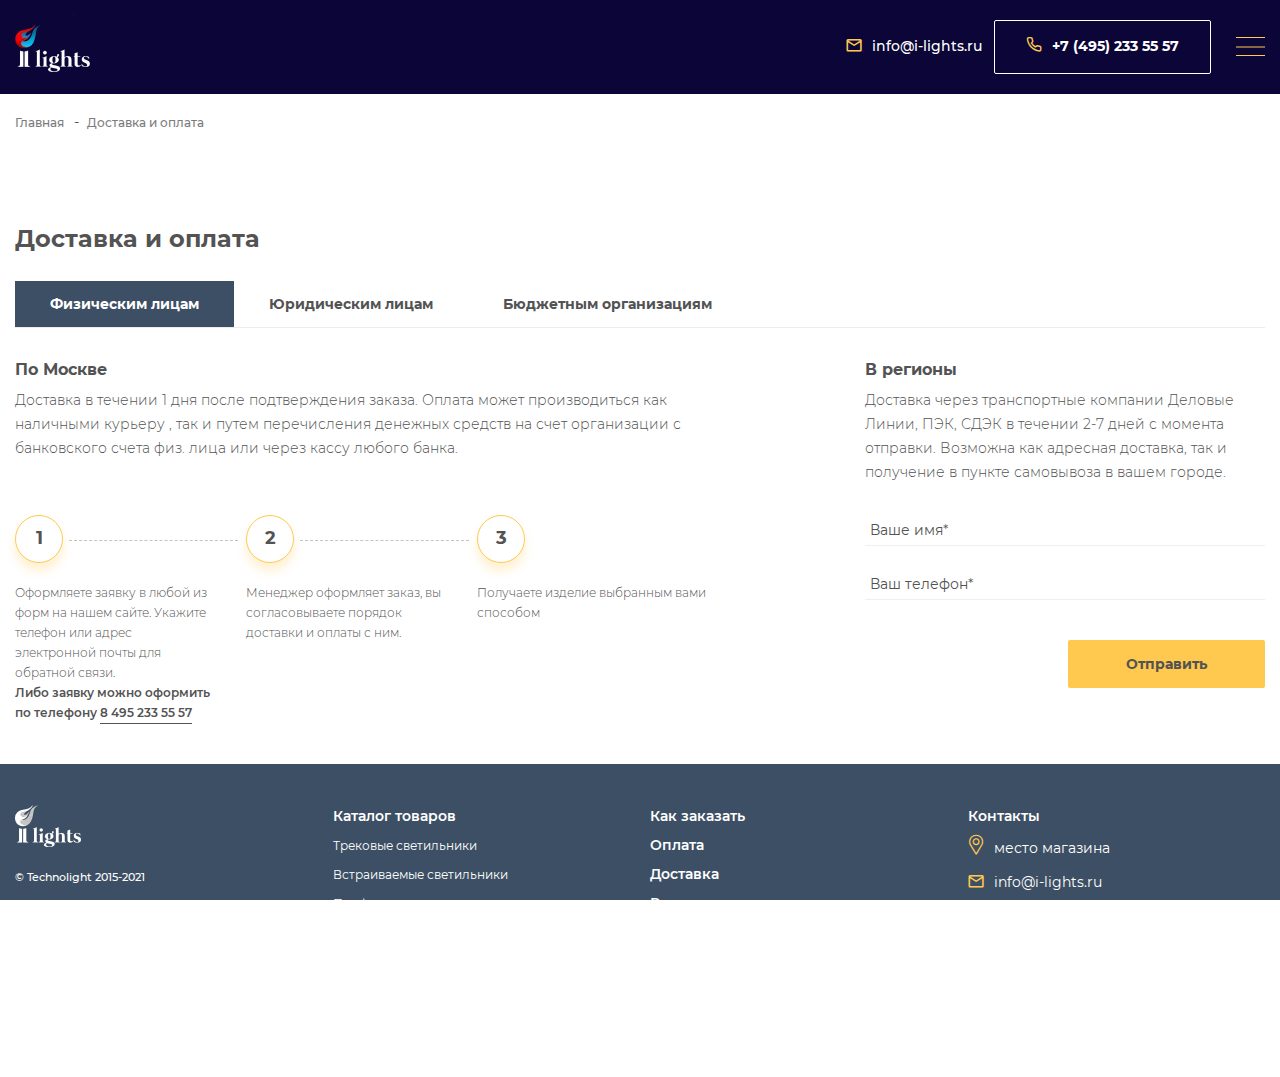
<file: delivery.html>
<!DOCTYPE html><html lang="ru"><head>	<meta charset="UTF-8">	<meta name="viewport" content="width=device-width, initial-scale=1.0">	<meta http-equiv="X-UA-Compatible" content="ie=edge">	<title>I-LIGHTS</title>	<link rel="stylesheet" href="css/style.min.css">	<link type="image/x-icon" rel="shortcut icon" href="images/favicon/favicon.ico">	<link type="image/png" sizes="16x16" rel="icon" href="images/favicon/favicon-16x16.png">	<link type="image/png" sizes="32x32" rel="icon" href="images/favicon/favicon-32x32.png">	<link type="image/png" sizes="96x96" rel="icon" href="images/favicon/favicon-96x96.png">	<link type="image/png" sizes="120x120" rel="icon" href="images/favicon/favicon-120x120.png"></head><body>	<div class="preloader">	<div class="preloader__loader">		<svg class="spinner" viewBox="0 0 50 50">			<circle class="path" cx="25" cy="25" r="20" fill="none" stroke-width="5"></circle>		</svg>	</div></div>	<div class="wrapper">		<header class="header">	<div class="container">		<div class="header__top">			<a class="logo" href="index.html">				<picture><source srcset="images/header-logo.webp" type="image/webp"><img class="logo__img" src="images/header-logo.png" alt="logo"></picture>			</a>			<nav class="menu">				<div class="menu__btn">					<span class="menu__btn-line"></span>				</div>				<ul class="menu__list">					<li class="menu__list-item">						<a class="menu__list-link" href="about.html">О компании</a>					</li>					<li class="menu__list-item">						<a class="menu__list-link" href="services.html">Услуги</a>					</li>					<li class="menu__list-item">						<a class="menu__list-link" href="#">Проекты</a>					</li>					<li class="menu__list-item">						<a class="menu__list-link" href="delivery.html">Доставка и оплата</a>					</li>					<li class="menu__list-item">						<a class="menu__list-link" href="#">Контакты</a>					</li>					<li class="menu__list-item">						<a class="menu__list-link menu__list-link--select" href="#">Подборка</a>					</li>				</ul>			</nav>			<ul class="contacts header-contacts">				<li class="contacts__item header-contacts__item">					<a class="contacts__link-email header-contacts__link-email __icon-mail"						href="mailto:info@i-lights.ru">info@i-lights.ru</a>				</li>				<li class="contacts__item header-contacts__item">					<a class="contacts__link-phone header-contacts__link-phone __icon-phone" href="tel:+74952335557">+7						(495) 233 55 57</a>				</li>			</ul>		</div>	</div></header>		<div class="breadcrumps">			<div class="container">				<ul class="breadcrumps__list">					<li class="breadcrumps__item">						<a class="breadcrumps__link" href="index.html">Главная</a>					</li>					<li class="breadcrumps__item">						<a class="breadcrumps__link" href="#">Доставка и оплата</a>					</li>				</ul>			</div>		</div>		<div class="main">			<section class="delivery">				<div class="container">					<h4 class="subtitle-bold delivery__title">Доставка и оплата</h4>					<div class="delivery__accordion accordion">						<div class="delivery__buttons accordion__buttons">							<div class="delivery__button accordion__button active" id="btn-1"								onclick="openTab(event, 'tab-1')">								<h6 class="delivery__button-title accordion__button-title">Физическим лицам</h6><span									class="delivery__button-toggle accordion__button-toggle"></span>							</div>							<div class="delivery__button accordion__button" id="btn-2"								onclick="openTab(event, 'tab-2')">								<h6 class="delivery__button-title accordion__button-title">Юридическим лицам</h6>								<span class="delivery__button-toggle accordion__button-toggle"></span>							</div>							<div class="delivery__button accordion__button" id="btn-3"								onclick="openTab(event, 'tab-3')">								<h6 class="delivery__button-title accordion__button-title">Бюджетным									организациям</h6><span									class="delivery__button-toggle accordion__button-toggle"></span>							</div>						</div>						<div class="delivery__items accordion__items">							<div class="delivery__content accordion__content" id="tab-1">								<div class="delivery__content-inner">									<div class="delivery__content-info">										<h6 class="delivery__content-title">По Москве</h6>										<p class="delivery__content-text">Доставка в течении 1 дня после											подтверждения											заказа.											Оплата может производиться как наличными курьеру , так и путем											перечисления											денежных											средств на счет организации с банковского счета физ. лица или через											кассу											любого											банка.</p>									</div>									<div class="delivery__content-info">										<h6 class="delivery__content-title">В регионы</h6>										<p class="delivery__content-text">Доставка через транспортные компании											Деловые											Линии,											ПЭК,											СДЭК в течении 2-7 дней с момента отправки. Возможна как адресная											доставка,											так											и											получение в пункте самовывоза в вашем городе.</p>									</div>									<ul class="delivery__content-steps">										<li class="delivery__content-step delivery__content-step--1"> <span												class="delivery__content-icon">1</span> Оформляете заявку в любой											из форм на нашем											сайте.											Укажите телефон или адрес электронной почты для обратной связи. <br>											<strong>Либо												заявку можно оформить по телефону <a class="delivery__content-link"													href="tel:+84952335557">8 495 233 55 57</a></strong> </li>										<li class="delivery__content-step delivery__content-step--2"><span												class="delivery__content-icon">2</span> Менеджер оформляет заказ,											вы согласовываете											порядок доставки и оплаты с ним. </li>										<li class="delivery__content-step delivery__content-step--3"><span												class="delivery__content-icon">3</span> Получаете изделие											выбранным вами способом										</li>									</ul>									<form class="delivery__form form">										<input type="text" class="delivery__input form__input" placeholder="Ваше имя*"											required>										<input type="tel" class="delivery__input form__input" placeholder="Ваш телефон*"											required>										<button class="btn btn-color delivery__btn form__btn"											type="submit">Отправить</button>									</form>								</div>							</div>							<div class="delivery__content accordion__content" id="tab-2">								<div class="delivery__content-inner">									<div class="delivery__content-info">										<h6 class="delivery__content-title">По Москве</h6>										<p class="delivery__content-text">Доставка в течении 1 дня после											подтверждения											заказа.											Оплата может производиться как наличными курьеру , так и путем											перечисления											денежных											средств на счет организации с банковского счета физ. лица или через											кассу											любого											банка.</p>									</div>									<div class="delivery__content-info">										<h6 class="delivery__content-title">В регионы</h6>										<p class="delivery__content-text">Доставка через транспортные компании											Деловые											Линии,											ПЭК,											СДЭК в течении 2-7 дней с момента отправки. Возможна как адресная											доставка,											так											и											получение в пункте самовывоза в вашем городе.</p>									</div>									<ul class="delivery__content-steps">										<li class="delivery__content-step delivery__content-step--1"> <span												class="delivery__content-icon">1</span> Оформляете заявку в любой											из форм на нашем											сайте.											Укажите телефон или адрес электронной почты для обратной связи. <br>											<strong>Либо												заявку можно оформить по телефону <a class="delivery__content-link"													href="tel:+84952335557">8 495 233 55 57</a></strong> </li>										<li class="delivery__content-step delivery__content-step--2"><span												class="delivery__content-icon">2</span> Менеджер оформляет заказ,											вы согласовываете											порядок доставки и оплаты с ним. </li>										<li class="delivery__content-step delivery__content-step--3"><span												class="delivery__content-icon">3</span> Получаете изделие											выбранным вами способом										</li>									</ul>									<form class="delivery__form form">										<input type="text" class="delivery__input form__input" placeholder="Ваше имя*"											required>										<input type="tel" class="delivery__input form__input" placeholder="Ваш телефон*"											required>										<button class="btn btn-color delivery__btn form__btn"											type="submit">Отправить</button>									</form>								</div>							</div>							<div class="delivery__content accordion__content" id="tab-3">								<div class="delivery__content-inner">									<div class="delivery__content-info">										<h6 class="delivery__content-title">По Москве</h6>										<p class="delivery__content-text">Доставка в течении 1 дня после											подтверждения											заказа.											Оплата может производиться как наличными курьеру , так и путем											перечисления											денежных											средств на счет организации с банковского счета физ. лица или через											кассу											любого											банка.</p>									</div>									<div class="delivery__content-info">										<h6 class="delivery__content-title">В регионы</h6>										<p class="delivery__content-text">Доставка через транспортные компании											Деловые											Линии,											ПЭК,											СДЭК в течении 2-7 дней с момента отправки. Возможна как адресная											доставка,											так											и											получение в пункте самовывоза в вашем городе.</p>									</div>									<ul class="delivery__content-steps">										<li class="delivery__content-step delivery__content-step--1"> <span												class="delivery__content-icon">1</span> Оформляете заявку в любой											из форм на нашем											сайте.											Укажите телефон или адрес электронной почты для обратной связи. <br>											<strong>Либо												заявку можно оформить по телефону <a class="delivery__content-link"													href="tel:+84952335557">8 495 233 55 57</a></strong> </li>										<li class="delivery__content-step delivery__content-step--2"><span												class="delivery__content-icon">2</span> Менеджер оформляет заказ,											вы согласовываете											порядок доставки и оплаты с ним. </li>										<li class="delivery__content-step delivery__content-step--3"><span												class="delivery__content-icon">3</span> Получаете изделие											выбранным вами способом										</li>									</ul>									<form class="delivery__form form">										<input type="text" class="delivery__input form__input" placeholder="Ваше имя*"											required>										<input type="tel" class="delivery__input form__input" placeholder="Ваш телефон*"											required>										<button class="btn btn-color delivery__btn form__btn"											type="submit">Отправить</button>									</form>								</div>							</div>						</div>					</div>				</div>			</section>		</div>		<footer class="footer">	<div class="container">		<div class="footer__items">			<figure class="logo footer__logo">				<a class="logo__link footer__logo-link" href="#">					<picture><source srcset="images/footer-logo.webp" type="image/webp"><img class="logo__img footer__logo-img" src="images/footer-logo.png" alt="logo"></picture>				</a>				<span class="footer__logo-descr">&copy; Technolight 2015-2021</span>			</figure>			<ul class="footer__list footer-nav">				<li class="footer__list-title footer-nav__item">					Каталог товаров				</li>				<li class="footer__list-item footer-nav__item">					<a class="footer__list-link footer-nav__link" href="#">Трековые светильники					</a>				</li>				<li class="footer__list-item footer-nav__item">					<a class="footer__list-link footer-nav__link" href="#">Встраиваемые светильники					</a>				</li>				<li class="footer__list-item footer-nav__item">					<a class="footer__list-link footer-nav__link" href="#">Профильные светильники					</a>				</li>				<li class="footer__list-item footer-nav__item">					<a class="footer__list-link footer-nav__link" href="#">Фигурные светильники					</a>				</li>				<li class="footer__list-item footer-nav__item">					<a class="footer__list-link footer-nav__link" href="#">Светильники Армстронг					</a>				</li>				<li class="footer__list-item footer-nav__item">					<a class="footer__list-link footer-nav__link" href="#">Армстронг с равномерной засветкой					</a>				</li>				<li class="footer__list-item footer-nav__item">					<a class="footer__list-link footer-nav__link" href="#">Произовдители					</a>				</li>			</ul>			<ul class="footer__list footer-services">				<li class="footer__list-item footer-services__item">					<a class="footer__list-link footer-services__link" href="#">Как заказать</a>				</li>				<li class="footer__list-item footer-services__item">					<a class="footer__list-link footer-services__link" href="#">Оплата</a>				</li>				<li class="footer__list-item footer-services__item">					<a class="footer__list-link footer-services__link" href="#">Доставка					</a>				</li>				<li class="footer__list-item footer-services__item">					<a class="footer__list-link footer-services__link" href="#">Реквизиты компании					</a>				</li>				<li class="footer__list-item footer-services__item">					<a class="footer__list-link footer-services__link" href="#">Правовая информация</a>				</li>				<li class="footer__list-item footer-services__item">					<a class="footer__list-link footer-services__link" href="#">FAQ</a>				</li>			</ul>			<ul class="footer__list footer-contacts contacts">				<li class="footer__list-title footer-contacts__title">Контакты</li>				<li class="footer__list-item contacts__item footer-contacts__item">					<a class="footer__list-link footer-contscts__link contacts__link-address __icon-spot" href="#">место						магазина</a>				</li>				<li class="footer__list-item contacts__item footer-contacts__item">					<a class="footer__list-link  footer-contscts__link contacts__link-email __icon-mail"						href="mailto:info@i-lights.ru">info@i-lights.ru</a>				</li>				<li class="footer__list-item contacts__item footer-contacts__item">					<a class="footer__list-link  footer-contscts__link contacts__link-phone __icon-phone"						href="tel:+74952335557">+7						(495) 233 55 57</a>				</li>			</ul>		</div>	</div></footer>	</div>	<script src="https://ajax.googleapis.com/ajax/libs/jquery/3.4.1/jquery.min.js"></script>	<script src="js/libs.min.js"></script>	<script src="js/main.js"></script></body></html>
</file>
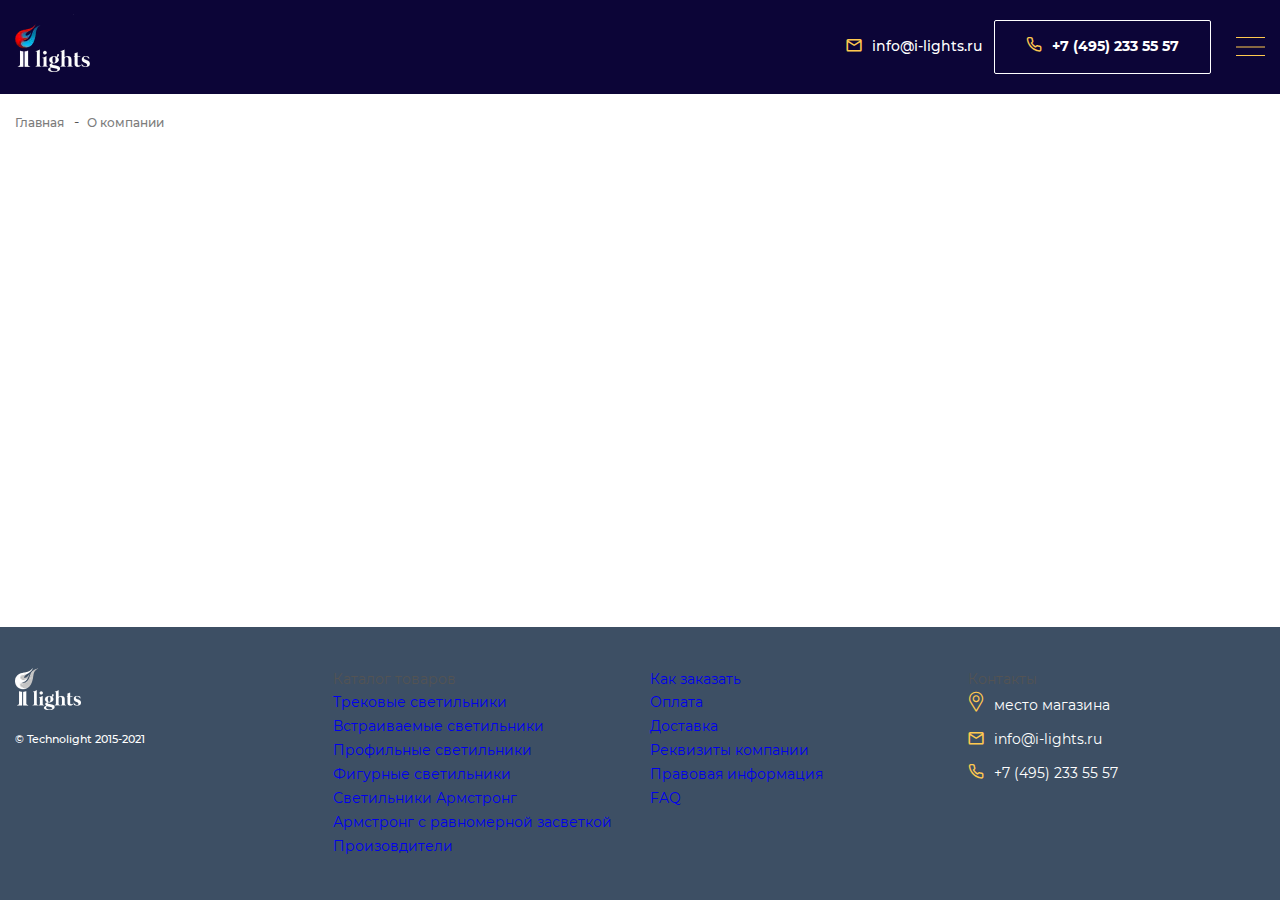
<file: page.html>
<!DOCTYPE html><html lang="ru"><head>	<meta charset="UTF-8">	<meta name="viewport" content="width=device-width, initial-scale=1.0">	<meta http-equiv="X-UA-Compatible" content="ie=edge">	<title>I-LIGHTS</title>	<link rel="stylesheet" href="css/style.min.css">	<link type="image/x-icon" rel="shortcut icon" href="images/favicon/favicon.ico">	<link type="image/png" sizes="16x16" rel="icon" href="images/favicon/favicon-16x16.png">	<link type="image/png" sizes="32x32" rel="icon" href="images/favicon/favicon-32x32.png">	<link type="image/png" sizes="96x96" rel="icon" href="images/favicon/favicon-96x96.png">	<link type="image/png" sizes="120x120" rel="icon" href="images/favicon/favicon-120x120.png"></head><body>	<div class="preloader">		<div class="preloader__loader">			<svg class="spinner" viewBox="0 0 50 50">				<circle class="path" cx="25" cy="25" r="20" fill="none" stroke-width="5"></circle>			</svg>		</div>	</div>	<div class="wrapper">		<header class="header">			<div class="container">				<div class="header__top">					<a class="logo" href="#">						<picture><source srcset="images/header-logo.webp" type="image/webp"><img class="logo__img" src="images/header-logo.png" alt="logo"></picture>					</a>					<nav class="menu">						<div class="menu__btn">							<span class="menu__btn-line"></span>						</div>						<ul class="menu__list">							<li class="menu__list-item">								<a class="menu__list-link menu__list-link--active" href="#">О компании</a>							</li>							<li class="menu__list-item">								<a class="menu__list-link" href="#">Услуги</a>							</li>							<li class="menu__list-item">								<a class="menu__list-link" href="#">Проекты</a>							</li>							<li class="menu__list-item">								<a class="menu__list-link" href="#">Доставка и оплата</a>							</li>							<li class="menu__list-item">								<a class="menu__list-link" href="#">Контакты</a>							</li>							<li class="menu__list-item">								<a class="menu__list-link menu__list-link--select" href="#">Подборка</a>							</li>							<li class="menu-contacts-wrapper">								<ul class="contacts menu-contacts">									<li class="contacts__item menu-contacts__item">										<a class="contacts__link-email menu-contacts__link-email __icon-mail"											href="mailto:info@i-lights.ru">info@i-lights.ru</a>									</li>									<li class="contacts__item menu-contacts__item">										<a class="contacts__link-phone menu-contacts__link-phone __icon-phone"											href="tel:+74952335557">+7											(495) 233 55 57</a>									</li>								</ul>							</li>						</ul>					</nav>					<ul class="contacts header-contacts">						<li class="contacts__item header-contacts__item">							<a class="contacts__link-email header-contacts__link-email __icon-mail"								href="mailto:info@i-lights.ru">info@i-lights.ru</a>						</li>						<li class="contacts__item header-contacts__item">							<a class="contacts__link-phone header-contacts__link-phone __icon-phone"								href="tel:+74952335557">+7								(495) 233 55 57</a>						</li>					</ul>				</div>			</div>		</header>		<div class="breadcrumps">			<div class="container">				<ul class="breadcrumps__list">					<li class="breadcrumps__item">						<a class="breadcrumps__link" href="index.html">Главная</a>					</li>					<li class="breadcrumps__item">						<a class="breadcrumps__link" href="#">О компании</a>					</li>				</ul>			</div>		</div>		<div class="main">		</div>		<footer class="footer">			<div class="container">				<div class="footer__items">					<figure class="logo footer__logo">						<a class="logo__link footer__logo-link" href="#">							<picture><source srcset="images/footer-logo.webp" type="image/webp"><img class="logo__img footer__logo-img" src="images/footer-logo.png" alt="logo"></picture>							<span class="footer__logo-descr">&copy; Technolight 2015-2021</span>						</a>					</figure>					<ul class="footer__list footer-nav">						<li class="footer__nav-item">							Каталог товаров						</li>						<li class="footer__nav-item">							<a class="footer__nav-link" href="#">Трековые светильники							</a>						</li>						<li class="footer__nav-item">							<a class="footer__nav-link" href="#">Встраиваемые светильники							</a>						</li>						<li class="footer__nav-item">							<a class="footer__nav-link" href="#">Профильные светильники							</a>						</li>						<li class="footer__nav-item">							<a class="footer__nav-link" href="#">Фигурные светильники							</a>						</li>						<li class="footer__nav-item">							<a class="footer__nav-link" href="#">Светильники Армстронг							</a>						</li>						<li class="footer__nav-item">							<a class="footer__nav-link" href="#">Армстронг с равномерной засветкой							</a>						</li>						<li class="footer__nav-item">							<a class="footer__nav-link" href="#">Произовдители							</a>						</li>					</ul>					<ul class="footer__list footer__services">						<li class="footer__services-item">							<a class="footer__services-link" href="#">Как заказать</a>						</li>						<li class="footer__services-item">							<a class="footer__services-link" href="#">Оплата</a>						</li>						<li class="footer__services-item">							<a class="footer__services-link" href="#">Доставка							</a>						</li>						<li class="footer__services-item">							<a class="footer__services-link" href="#">Реквизиты компании							</a>						</li>						<li class="footer__services-item">							<a class="footer__services-link" href="#">Правовая информация</a>						</li>						<li class="footer__services-item">							<a class="footer__services-link" href="#">FAQ</a>						</li>					</ul>					<ul class="footer__list footer-contacts contacts">						<li class="footer-contacts__name">Контакты</li>						<li class="contacts__item footer-contacts__item">							<a class="contacts__link-address footer-contacts__link-address __icon-spot" href="#">место								магазина</a>						</li>						<li class="contacts__item footer-contacts__item">							<a class="contacts__link-email footer-contacts__link-email __icon-mail"								href="mailto:info@i-lights.ru">info@i-lights.ru</a>						</li>						<li class="contacts__item footer-contacts__item">							<a class="contacts__link-phone footer-contacts__link-phone __icon-phone"								href="tel:+74952335557">+7								(495) 233 55 57</a>						</li>					</ul>				</div>			</div>		</footer>	</div>	<script src="https://ajax.googleapis.com/ajax/libs/jquery/3.4.1/jquery.min.js"></script>	<script src="js/libs.min.js"></script>	<script src="js/main.js"></script></body></html>
</file>
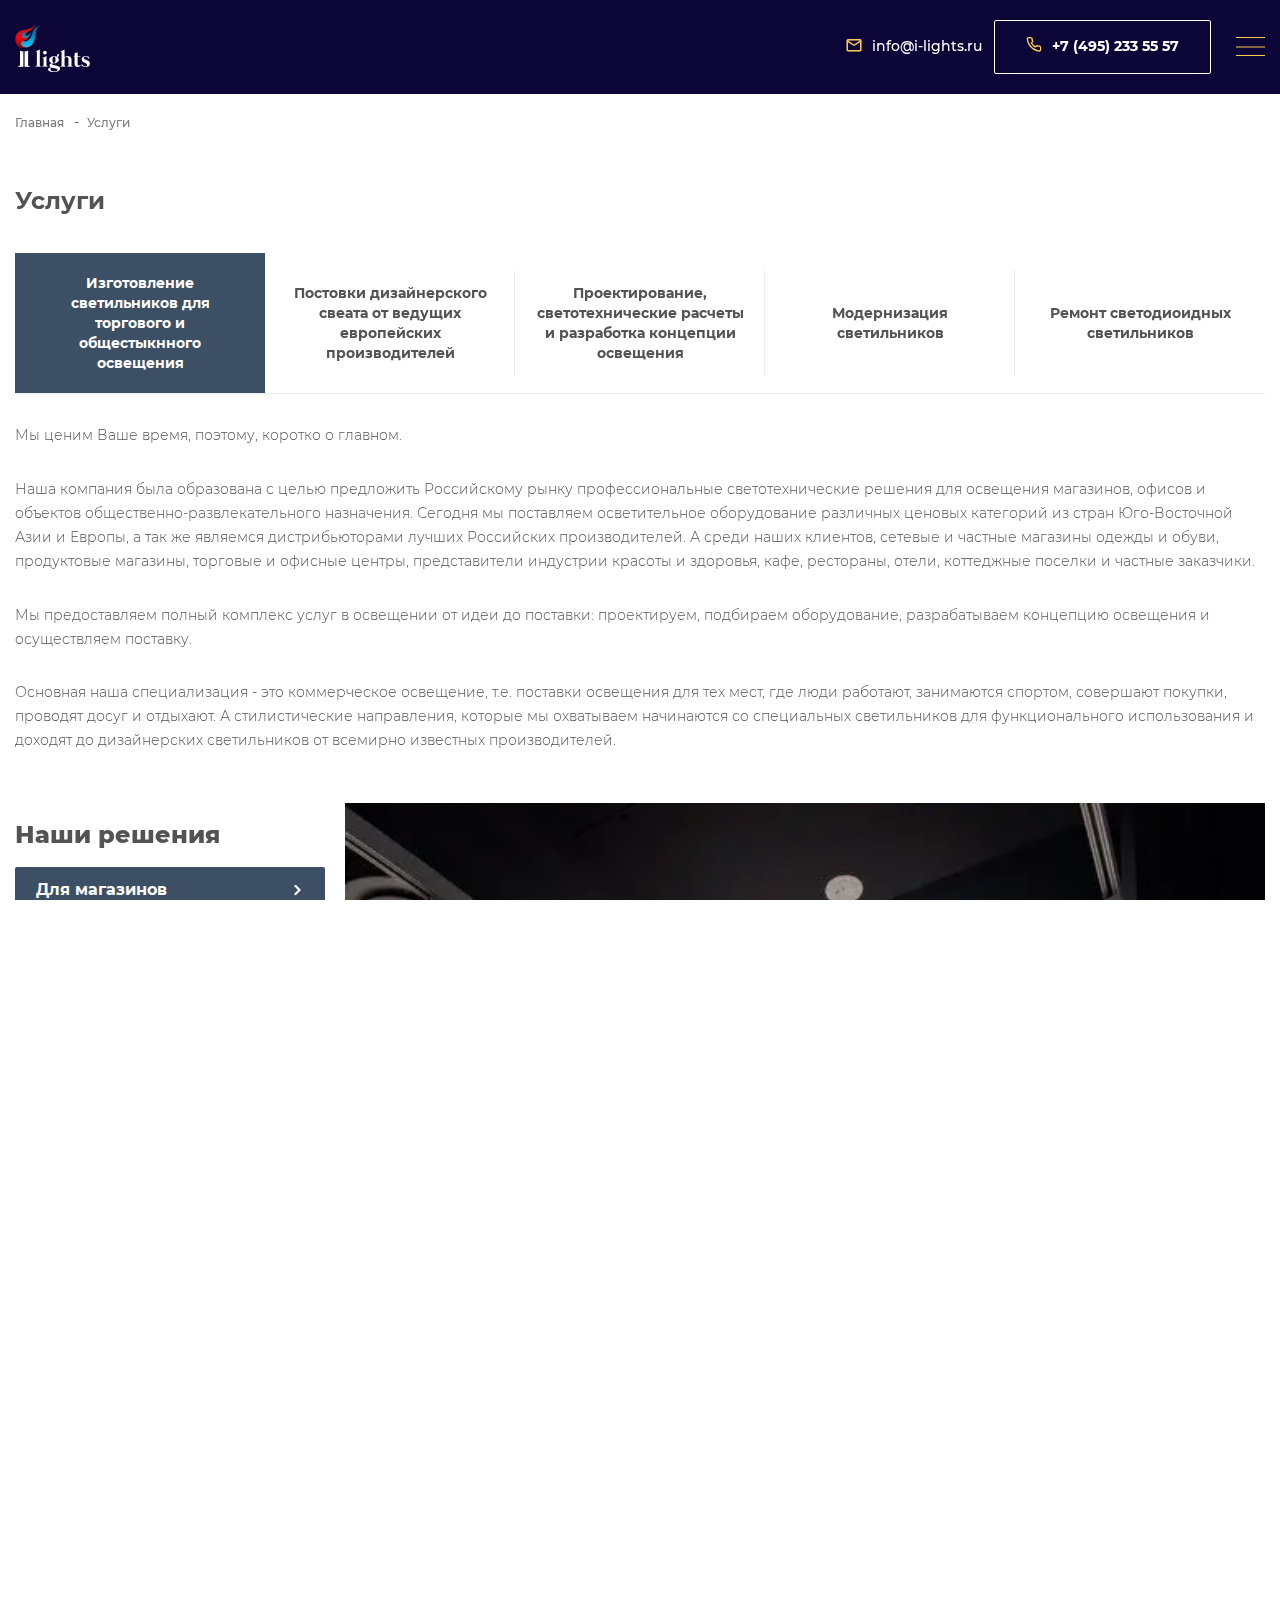
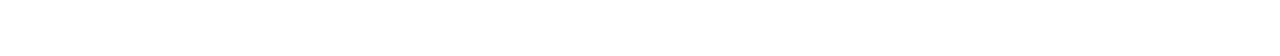
<file: services.html>
<!DOCTYPE html><html lang="ru"><head>	<meta charset="UTF-8">	<meta name="viewport" content="width=device-width, initial-scale=1.0">	<meta http-equiv="X-UA-Compatible" content="ie=edge">	<title>I-LIGHTS</title>	<link rel="stylesheet" href="css/style.min.css">	<link type="image/x-icon" rel="shortcut icon" href="images/favicon/favicon.ico">	<link type="image/png" sizes="16x16" rel="icon" href="images/favicon/favicon-16x16.png">	<link type="image/png" sizes="32x32" rel="icon" href="images/favicon/favicon-32x32.png">	<link type="image/png" sizes="96x96" rel="icon" href="images/favicon/favicon-96x96.png">	<link type="image/png" sizes="120x120" rel="icon" href="images/favicon/favicon-120x120.png"></head><body>	<div class="preloader">	<div class="preloader__loader">		<svg class="spinner" viewBox="0 0 50 50">			<circle class="path" cx="25" cy="25" r="20" fill="none" stroke-width="5"></circle>		</svg>	</div></div>	<div class="wrapper">		<header class="header">	<div class="container">		<div class="header__top">			<a class="logo" href="index.html">				<picture><source srcset="images/header-logo.webp" type="image/webp"><img class="logo__img" src="images/header-logo.png" alt="logo"></picture>			</a>			<nav class="menu">				<div class="menu__btn">					<span class="menu__btn-line"></span>				</div>				<ul class="menu__list">					<li class="menu__list-item">						<a class="menu__list-link" href="about.html">О компании</a>					</li>					<li class="menu__list-item">						<a class="menu__list-link" href="services.html">Услуги</a>					</li>					<li class="menu__list-item">						<a class="menu__list-link" href="#">Проекты</a>					</li>					<li class="menu__list-item">						<a class="menu__list-link" href="delivery.html">Доставка и оплата</a>					</li>					<li class="menu__list-item">						<a class="menu__list-link" href="#">Контакты</a>					</li>					<li class="menu__list-item">						<a class="menu__list-link menu__list-link--select" href="#">Подборка</a>					</li>				</ul>			</nav>			<ul class="contacts header-contacts">				<li class="contacts__item header-contacts__item">					<a class="contacts__link-email header-contacts__link-email __icon-mail"						href="mailto:info@i-lights.ru">info@i-lights.ru</a>				</li>				<li class="contacts__item header-contacts__item">					<a class="contacts__link-phone header-contacts__link-phone __icon-phone" href="tel:+74952335557">+7						(495) 233 55 57</a>				</li>			</ul>		</div>	</div></header>		<div class="breadcrumps">			<div class="container">				<ul class="breadcrumps__list">					<li class="breadcrumps__item">						<a class="breadcrumps__link" href="index.html">Главная</a>					</li>					<li class="breadcrumps__item">						<a class="breadcrumps__link" href="#">Услуги</a>					</li>				</ul>			</div>		</div>		<div class="main">			<section class="services">				<div class="container">					<h4 class="subtitle-bold services__title">Услуги</h4>					<div class="services__inner accordion">						<div class="services__buttons accordion__buttons">							<div class="services__button accordion__button active" id="btn-1"								onclick="openTab(event, 'tab-1')">								<h6 class="services__button-title accordion__button-title">Изготовление									светильников для торгового и общестыкнного освещения</h6><span									class="services__button-toggle accordion__button-toggle"></span>							</div>							<div class="services__button accordion__button" id="btn-2"								onclick="openTab(event, 'tab-2')">								<h6 class="services__button-title accordion__button-title">Постовки дизайнерского									свеата от ведущих европейских производителей								</h6>								<span class="services__button-toggle accordion__button-toggle"></span>							</div>							<div class="services__button accordion__button" id="btn-3"								onclick="openTab(event, 'tab-3')">								<h6 class="services__button-title accordion__button-title">Проектирование,									светотехнические расчеты									и разработка концепции освещения</h6><span									class="services__button-toggle accordion__button-toggle"></span>							</div>							<div class="services__button accordion__button" id="btn-4"								onclick="openTab(event, 'tab-4')">								<h6 class="services__button-title accordion__button-title">Модернизация светильников								</h6><span class="services__button-toggle accordion__button-toggle"></span>							</div>							<div class="services__button accordion__button" id="btn-5"								onclick="openTab(event, 'tab-5')">								<h6 class="services__button-title accordion__button-title">Ремонт светодиоидных									светильников								</h6><span class="services__button-toggle accordion__button-toggle"></span>							</div>						</div>						<div class="services__items accordion__items">							<div class="services__content accordion__content" id="tab-1">								<p class="services__content-text accordion__content-text">Мы ценим Ваше время,									поэтому,									коротко о главном.</p>								<p class="services__content-text accordion__content-text">Наша компания была образована									с									целью предложить									Российскому									рынку									профессиональные светотехнические решения для освещения магазинов, офисов и объектов									общественно-развлекательного назначения. Сегодня мы поставляем осветительное									оборудование различных ценовых категорий из стран Юго-Восточной Азии и Европы, а так									же									являемся дистрибьюторами лучших Российских производителей. А среди наших клиентов,									сетевые и частные магазины одежды и обуви, продуктовые магазины, торговые и офисные									центры, представители индустрии красоты и здоровья, кафе, рестораны, отели,									коттеджные									поселки и частные заказчики.								</p>								<p class="services__content-text accordion__content-text">Мы предоставляем полный									комплекс									услуг в освещении от									идеи до									поставки: проектируем, подбираем оборудование, разрабатываем концепцию освещения и									осуществляем поставку.								</p>								<p class="services__content-text accordion__content-text">Основная наша специализация -									это									коммерческое									освещение, т.е.									поставки освещения для тех мест, где люди работают, занимаются спортом, совершают									покупки, проводят досуг и отдыхают. А стилистические направления, которые мы									охватываем									начинаются со специальных светильников для функционального использования и доходят									до									дизайнерских светильников от всемирно известных производителей.								</p>							</div>							<div class="services__content accordion__content" id="tab-2">								<p class="services__content-text accordion__content-text">Наша компания была образована									с									целью предложить									Российскому									рынку									профессиональные светотехнические решения для освещения магазинов, офисов и объектов									общественно-развлекательного назначения. Сегодня мы поставляем осветительное									оборудование различных ценовых категорий из стран Юго-Восточной Азии и Европы, а так									же									являемся дистрибьюторами лучших Российских производителей. А среди наших клиентов,									сетевые и частные магазины одежды и обуви, продуктовые магазины, торговые и офисные									центры, представители индустрии красоты и здоровья, кафе, рестораны, отели,									коттеджные									поселки и частные заказчики.								</p>								<p class="services__content-text accordion__content-text">Мы ценим Ваше время,									поэтому,									коротко о главном.</p>								<p class="services__content-text accordion__content-text">3 Мы предоставляем полный									комплекс услуг в освещении от									идеи до									поставки: проектируем, подбираем оборудование, разрабатываем концепцию освещения и									осуществляем поставку.								</p>								<p class="services__content-text accordion__content-text">Основная наша специализация -									это									коммерческое									освещение, т.е.									поставки освещения для тех мест, где люди работают, занимаются спортом, совершают									покупки, проводят досуг и отдыхают. А стилистические направления, которые мы									охватываем									начинаются со специальных светильников для функционального использования и доходят									до									дизайнерских светильников от всемирно известных производителей.								</p>							</div>							<div class="services__content accordion__content" id="tab-3">								<p class="services__content-text accordion__content-text">Мы предоставляем полный									комплекс									услуг в освещении от									идеи до									поставки: проектируем, подбираем оборудование, разрабатываем концепцию освещения и									осуществляем поставку.								</p>								<p class="services__content-text accordion__content-text">Мы ценим Ваше время,									поэтому,									коротко о главном.</p>								<p class="services__content-text accordion__content-text">Наша компания была образована									с									целью предложить									Российскому									рынку									профессиональные светотехнические решения для освещения магазинов, офисов и объектов									общественно-развлекательного назначения. Сегодня мы поставляем осветительное									оборудование различных ценовых категорий из стран Юго-Восточной Азии и Европы, а так									же									являемся дистрибьюторами лучших Российских производителей. А среди наших клиентов,									сетевые и частные магазины одежды и обуви, продуктовые магазины, торговые и офисные									центры, представители индустрии красоты и здоровья, кафе, рестораны, отели,									коттеджные									поселки и частные заказчики.								</p>								<p class="services__content-text accordion__content-text">Основная наша специализация -									это									коммерческое									освещение, т.е.									поставки освещения для тех мест, где люди работают, занимаются спортом, совершают									покупки, проводят досуг и отдыхают. А стилистические направления, которые мы									охватываем									начинаются со специальных светильников для функционального использования и доходят									до									дизайнерских светильников от всемирно известных производителей.								</p>							</div>							<div class="services__content accordion__content" id="tab-4">								<p class="services__content-text accordion__content-text">Основная наша специализация -									это									коммерческое									освещение, т.е.									поставки освещения для тех мест, где люди работают, занимаются спортом, совершают									покупки, проводят досуг и отдыхают. А стилистические направления, которые мы									охватываем									начинаются со специальных светильников для функционального использования и доходят									до									дизайнерских светильников от всемирно известных производителей.								</p>								<p class="services__content-text accordion__content-text">Мы ценим Ваше время, поэтому,									коротко о главном.</p>								<p class="services__content-text accordion__content-text">Наша компания была образована									с									целью предложить									Российскому									рынку									профессиональные светотехнические решения для освещения магазинов, офисов и объектов									общественно-развлекательного назначения. Сегодня мы поставляем осветительное									оборудование различных ценовых категорий из стран Юго-Восточной Азии и Европы, а так									же									являемся дистрибьюторами лучших Российских производителей. А среди наших клиентов,									сетевые и частные магазины одежды и обуви, продуктовые магазины, торговые и офисные									центры, представители индустрии красоты и здоровья, кафе, рестораны, отели,									коттеджные									поселки и частные заказчики.								</p>								<p class="services__content-text accordion__content-text">Мы предоставляем полный									комплекс									услуг в освещении от									идеи до									поставки: проектируем, подбираем оборудование, разрабатываем концепцию освещения и									осуществляем поставку.								</p>							</div>							<div class="services__content accordion__content" id="tab-5">								<p class="services__content-text accordion__content-text">Наша компания была образована									с									целью предложить									Российскому									рынку									профессиональные светотехнические решения для освещения магазинов, офисов и объектов									общественно-развлекательного назначения. Сегодня мы поставляем осветительное									оборудование различных ценовых категорий из стран Юго-Восточной Азии и Европы, а так									же									являемся дистрибьюторами лучших Российских производителей. А среди наших клиентов,									сетевые и частные магазины одежды и обуви, продуктовые магазины, торговые и офисные									центры, представители индустрии красоты и здоровья, кафе, рестораны, отели,									коттеджные									поселки и частные заказчики.								</p>								<p class="services__content-text accordion__content-text">Мы ценим Ваше время, поэтому,									коротко о главном.</p>								<p class="services__content-text accordion__content-text">Основная наша специализация -									это									коммерческое									освещение, т.е.									поставки освещения для тех мест, где люди работают, занимаются спортом, совершают									покупки, проводят досуг и отдыхают. А стилистические направления, которые мы									охватываем									начинаются со специальных светильников для функционального использования и доходят									до									дизайнерских светильников от всемирно известных производителей.								</p>								<p class="services__content-text accordion__content-text">Мы предоставляем полный									комплекс									услуг в освещении от									идеи до									поставки: проектируем, подбираем оборудование, разрабатываем концепцию освещения и									осуществляем поставку.								</p>							</div>						</div>					</div>				</div>			</section>			<section class="portfolio">				<div class="container">					<div class="portfolio__wrapper">						<div class="portfolio__content">							<h4 class="subtitle-extrabold portfolio__title">Наши решения</h4>							<div class="portfolio__buttons">								<button class="portfolio__button" type="button" data-filter=".shops">Для									магазинов</button>								<button class="portfolio__button" type="button" data-filter=".public">Для общественных									мест</button>								<button class="portfolio__button" type="button" data-filter=".landscape">Для фасадов и									ландшафтов</button>								<button class="portfolio__button" type="button" data-filter=".cafe">Для кафе и									ресторанов</button>								<button class="portfolio__button" type="button" data-filter=".office">Для									офисов</button>								<button class="portfolio__button" type="button" data-filter=".interior">Для жилых									интерьеров</button>							</div>						</div>						<div class="portfolio__gallery mix shops">							<div class="portfolio-slider portfolio-slider__shop">								<picture><source srcset="images/content/shop-1.webp" type="image/webp"><img class="portfolio-slider__img" src="images/content/shop-1.jpg" alt="#"></picture>								<picture><source srcset="images/content/shop-2.webp" type="image/webp"><img class="portfolio-slider__img" src="images/content/shop-2.jpg" alt="#"></picture>								<picture><source srcset="images/content/shop-3.webp" type="image/webp"><img class="portfolio-slider__img" src="images/content/shop-3.jpg" alt="#"></picture>								<picture><source srcset="images/content/shop-4.webp" type="image/webp"><img class="portfolio-slider__img" src="images/content/shop-4.jpg" alt="#"></picture>							</div>							<div class="portfolio-slider__nav portfolio-slider__nav-shop">								<picture><source srcset="images/content/shop-1.webp" type="image/webp"><img class="portfolio-slider__nav-img" src="images/content/shop-1.jpg" alt="#"></picture>								<picture><source srcset="images/content/shop-2.webp" type="image/webp"><img class="portfolio-slider__nav-img" src="images/content/shop-2.jpg" alt="#"></picture>								<picture><source srcset="images/content/shop-3.webp" type="image/webp"><img class="portfolio-slider__nav-img" src="images/content/shop-3.jpg" alt="#"></picture>								<picture><source srcset="images/content/shop-4.webp" type="image/webp"><img class="portfolio-slider__nav-img" src="images/content/shop-4.jpg" alt="#"></picture>							</div>						</div>						<div class="portfolio__gallery mix public">							<div class="portfolio-slider portfolio-slider__public">								<picture><source srcset="images/content/public-1.webp" type="image/webp"><img class="portfolio-slider__img" src="images/content/public-1.jpg" alt="#"></picture>								<picture><source srcset="images/content/public-2.webp" type="image/webp"><img class="portfolio-slider__img" src="images/content/public-2.jpg" alt="#"></picture>								<picture><source srcset="images/content/public-3.webp" type="image/webp"><img class="portfolio-slider__img" src="images/content/public-3.jpg" alt="#"></picture>								<picture><source srcset="images/content/public-4.webp" type="image/webp"><img class="portfolio-slider__img" src="images/content/public-4.jpg" alt="#"></picture>							</div>							<div class="portfolio-slider__nav portfolio-slider__nav-public">								<picture><source srcset="images/content/public-1.webp" type="image/webp"><img class="portfolio-slider__nav-img" src="images/content/public-1.jpg" alt="#"></picture>								<picture><source srcset="images/content/public-2.webp" type="image/webp"><img class="portfolio-slider__nav-img" src="images/content/public-2.jpg" alt="#"></picture>								<picture><source srcset="images/content/public-3.webp" type="image/webp"><img class="portfolio-slider__nav-img" src="images/content/public-3.jpg" alt="#"></picture>								<picture><source srcset="images/content/public-4.webp" type="image/webp"><img class="portfolio-slider__nav-img" src="images/content/public-4.jpg" alt="#"></picture>							</div>						</div>						<div class="portfolio__gallery mix landscape">							<div class="portfolio-slider portfolio-slider__landscape">								<picture><source srcset="images/content/shop-1.webp" type="image/webp"><img class="portfolio-slider__img" src="images/content/shop-1.jpg" alt="#"></picture>								<picture><source srcset="images/content/shop-2.webp" type="image/webp"><img class="portfolio-slider__img" src="images/content/shop-2.jpg" alt="#"></picture>								<picture><source srcset="images/content/shop-3.webp" type="image/webp"><img class="portfolio-slider__img" src="images/content/shop-3.jpg" alt="#"></picture>								<picture><source srcset="images/content/shop-4.webp" type="image/webp"><img class="portfolio-slider__img" src="images/content/shop-4.jpg" alt="#"></picture>							</div>							<div class="portfolio-slider__nav portfolio-slider__nav-landscape">								<picture><source srcset="images/content/shop-1.webp" type="image/webp"><img class="portfolio-slider__nav-img" src="images/content/shop-1.jpg" alt="#"></picture>								<picture><source srcset="images/content/shop-2.webp" type="image/webp"><img class="portfolio-slider__nav-img" src="images/content/shop-2.jpg" alt="#"></picture>								<picture><source srcset="images/content/shop-3.webp" type="image/webp"><img class="portfolio-slider__nav-img" src="images/content/shop-3.jpg" alt="#"></picture>								<picture><source srcset="images/content/shop-4.webp" type="image/webp"><img class="portfolio-slider__nav-img" src="images/content/shop-4.jpg" alt="#"></picture>							</div>						</div>						<div class="portfolio__gallery mix cafe">							<div class="portfolio-slider portfolio-slider__cafe">								<picture><source srcset="images/content/shop-1.webp" type="image/webp"><img class="portfolio-slider__img" src="images/content/shop-1.jpg" alt="#"></picture>								<picture><source srcset="images/content/shop-2.webp" type="image/webp"><img class="portfolio-slider__img" src="images/content/shop-2.jpg" alt="#"></picture>								<picture><source srcset="images/content/shop-3.webp" type="image/webp"><img class="portfolio-slider__img" src="images/content/shop-3.jpg" alt="#"></picture>								<picture><source srcset="images/content/shop-4.webp" type="image/webp"><img class="portfolio-slider__img" src="images/content/shop-4.jpg" alt="#"></picture>							</div>							<div class="portfolio-slider__nav portfolio-slider__nav-cafe">								<picture><source srcset="images/content/shop-1.webp" type="image/webp"><img class="portfolio-slider__nav-img" src="images/content/shop-1.jpg" alt="#"></picture>								<picture><source srcset="images/content/shop-2.webp" type="image/webp"><img class="portfolio-slider__nav-img" src="images/content/shop-2.jpg" alt="#"></picture>								<picture><source srcset="images/content/shop-3.webp" type="image/webp"><img class="portfolio-slider__nav-img" src="images/content/shop-3.jpg" alt="#"></picture>								<picture><source srcset="images/content/shop-4.webp" type="image/webp"><img class="portfolio-slider__nav-img" src="images/content/shop-4.jpg" alt="#"></picture>							</div>						</div>						<div class="portfolio__gallery mix office">							<div class="portfolio-slider portfolio-slider__office">								<picture><source srcset="images/content/shop-1.webp" type="image/webp"><img class="portfolio-slider__img" src="images/content/shop-1.jpg" alt="#"></picture>								<picture><source srcset="images/content/shop-2.webp" type="image/webp"><img class="portfolio-slider__img" src="images/content/shop-2.jpg" alt="#"></picture>								<picture><source srcset="images/content/shop-3.webp" type="image/webp"><img class="portfolio-slider__img" src="images/content/shop-3.jpg" alt="#"></picture>								<picture><source srcset="images/content/shop-4.webp" type="image/webp"><img class="portfolio-slider__img" src="images/content/shop-4.jpg" alt="#"></picture>							</div>							<div class="portfolio-slider__nav portfolio-slider__nav-office">								<picture><source srcset="images/content/shop-1.webp" type="image/webp"><img class="portfolio-slider__nav-img" src="images/content/shop-1.jpg" alt="#"></picture>								<picture><source srcset="images/content/shop-2.webp" type="image/webp"><img class="portfolio-slider__nav-img" src="images/content/shop-2.jpg" alt="#"></picture>								<picture><source srcset="images/content/shop-3.webp" type="image/webp"><img class="portfolio-slider__nav-img" src="images/content/shop-3.jpg" alt="#"></picture>								<picture><source srcset="images/content/shop-4.webp" type="image/webp"><img class="portfolio-slider__nav-img" src="images/content/shop-4.jpg" alt="#"></picture>							</div>						</div>						<div class="portfolio__gallery mix interior">							<div class="portfolio-slider portfolio-slider__interior">								<picture><source srcset="images/content/shop-1.webp" type="image/webp"><img class="portfolio-slider__img" src="images/content/shop-1.jpg" alt="#"></picture>								<picture><source srcset="images/content/shop-2.webp" type="image/webp"><img class="portfolio-slider__img" src="images/content/shop-2.jpg" alt="#"></picture>								<picture><source srcset="images/content/shop-3.webp" type="image/webp"><img class="portfolio-slider__img" src="images/content/shop-3.jpg" alt="#"></picture>								<picture><source srcset="images/content/shop-4.webp" type="image/webp"><img class="portfolio-slider__img" src="images/content/shop-4.jpg" alt="#"></picture>							</div>							<div class="portfolio-slider__nav portfolio-slider__nav-interior">								<picture><source srcset="images/content/shop-1.webp" type="image/webp"><img class="portfolio-slider__nav-img" src="images/content/shop-1.jpg" alt="#"></picture>								<picture><source srcset="images/content/shop-2.webp" type="image/webp"><img class="portfolio-slider__nav-img" src="images/content/shop-2.jpg" alt="#"></picture>								<picture><source srcset="images/content/shop-3.webp" type="image/webp"><img class="portfolio-slider__nav-img" src="images/content/shop-3.jpg" alt="#"></picture>								<picture><source srcset="images/content/shop-4.webp" type="image/webp"><img class="portfolio-slider__nav-img" src="images/content/shop-4.jpg" alt="#"></picture>							</div>						</div>					</div>				</div>			</section>		</div>		<footer class="footer">	<div class="container">		<div class="footer__items">			<figure class="logo footer__logo">				<a class="logo__link footer__logo-link" href="#">					<picture><source srcset="images/footer-logo.webp" type="image/webp"><img class="logo__img footer__logo-img" src="images/footer-logo.png" alt="logo"></picture>				</a>				<span class="footer__logo-descr">&copy; Technolight 2015-2021</span>			</figure>			<ul class="footer__list footer-nav">				<li class="footer__list-title footer-nav__item">					Каталог товаров				</li>				<li class="footer__list-item footer-nav__item">					<a class="footer__list-link footer-nav__link" href="#">Трековые светильники					</a>				</li>				<li class="footer__list-item footer-nav__item">					<a class="footer__list-link footer-nav__link" href="#">Встраиваемые светильники					</a>				</li>				<li class="footer__list-item footer-nav__item">					<a class="footer__list-link footer-nav__link" href="#">Профильные светильники					</a>				</li>				<li class="footer__list-item footer-nav__item">					<a class="footer__list-link footer-nav__link" href="#">Фигурные светильники					</a>				</li>				<li class="footer__list-item footer-nav__item">					<a class="footer__list-link footer-nav__link" href="#">Светильники Армстронг					</a>				</li>				<li class="footer__list-item footer-nav__item">					<a class="footer__list-link footer-nav__link" href="#">Армстронг с равномерной засветкой					</a>				</li>				<li class="footer__list-item footer-nav__item">					<a class="footer__list-link footer-nav__link" href="#">Произовдители					</a>				</li>			</ul>			<ul class="footer__list footer-services">				<li class="footer__list-item footer-services__item">					<a class="footer__list-link footer-services__link" href="#">Как заказать</a>				</li>				<li class="footer__list-item footer-services__item">					<a class="footer__list-link footer-services__link" href="#">Оплата</a>				</li>				<li class="footer__list-item footer-services__item">					<a class="footer__list-link footer-services__link" href="#">Доставка					</a>				</li>				<li class="footer__list-item footer-services__item">					<a class="footer__list-link footer-services__link" href="#">Реквизиты компании					</a>				</li>				<li class="footer__list-item footer-services__item">					<a class="footer__list-link footer-services__link" href="#">Правовая информация</a>				</li>				<li class="footer__list-item footer-services__item">					<a class="footer__list-link footer-services__link" href="#">FAQ</a>				</li>			</ul>			<ul class="footer__list footer-contacts contacts">				<li class="footer__list-title footer-contacts__title">Контакты</li>				<li class="footer__list-item contacts__item footer-contacts__item">					<a class="footer__list-link footer-contscts__link contacts__link-address __icon-spot" href="#">место						магазина</a>				</li>				<li class="footer__list-item contacts__item footer-contacts__item">					<a class="footer__list-link  footer-contscts__link contacts__link-email __icon-mail"						href="mailto:info@i-lights.ru">info@i-lights.ru</a>				</li>				<li class="footer__list-item contacts__item footer-contacts__item">					<a class="footer__list-link  footer-contscts__link contacts__link-phone __icon-phone"						href="tel:+74952335557">+7						(495) 233 55 57</a>				</li>			</ul>		</div>	</div></footer>	</div>	<script src="https://ajax.googleapis.com/ajax/libs/jquery/3.4.1/jquery.min.js"></script>	<script src="js/libs.min.js"></script>	<script src="js/main.js"></script></body></html>
</file>
<file: css/style.min.css>
@font-face{font-family:Montserrat-Bold;font-display:swap;src:url(../fonts/Montserrat-Bold.woff) format("woff"),url(../fonts/Montserrat-Bold.woff2) format("woff2");font-weight:700;font-style:normal}@font-face{font-family:Montserrat-ExtraBold;font-display:swap;src:url(../fonts/Montserrat-ExtraBold.woff) format("woff"),url(../fonts/Montserrat-ExtraBold.woff2) format("woff2");font-weight:800;font-style:normal}@font-face{font-family:Montserrat-Light;font-display:swap;src:url(../fonts/Montserrat-Light.woff) format("woff"),url(../fonts/Montserrat-Light.woff2) format("woff2");font-weight:300;font-style:normal}@font-face{font-family:Montserrat-Medium;font-display:swap;src:url(../fonts/Montserrat-Medium.woff) format("woff"),url(../fonts/Montserrat-Medium.woff2) format("woff2");font-weight:500;font-style:normal}@font-face{font-family:Montserrat-Regular;font-display:swap;src:url(../fonts/Montserrat-Regular.woff) format("woff"),url(../fonts/Montserrat-Regular.woff2) format("woff2");font-weight:400;font-style:normal}@font-face{font-family:Montserrat-SemiBold;font-display:swap;src:url(../fonts/Montserrat-SemiBold.woff) format("woff"),url(../fonts/Montserrat-SemiBold.woff2) format("woff2");font-weight:600;font-style:normal}@font-face{font-family:icons;font-display:swap;src:url(../fonts/icons.woff) format("woff"),url(../fonts/icons.woff2) format("woff2");font-weight:400;font-style:normal}[class*=" __icon-"]::before,[class^="__icon-"]::before{font-family:icons!important;speak:never;font-style:normal;font-weight:400;font-variant:normal;text-transform:none;line-height:1;-webkit-font-smoothing:antialiased;-moz-osx-font-smoothing:grayscale}.__icon-spot:before{content:"\e901"}.__icon-question:before{content:"\e902"}.__icon-plus:before{content:"\e903"}.__icon-mail:before{content:"\e904"}.__icon-filter:before{content:"\e905"}.__icon-file:before{content:"\e906"}.__icon-download:before{content:"\e907"}.__icon-arrow:before{content:"\e908"}.__icon-phone:before{content:"\e900"}.catalog-intro__card-link::before{position:absolute;right:0;top:0;bottom:0;background-color:#efefef;color:#3d4f64;display:-webkit-box;display:-ms-flexbox;display:flex;-webkit-box-align:center;-ms-flex-align:center;align-items:center;padding:0 11px;-webkit-transition:all .2s;-o-transition:all .2s;transition:all .2s;font-size:11px}.delivery__content-step--1::after,.delivery__content-step--2::after,.intro-slider .slick-dots li::before,.menu-contacts::after,.menu__list-link--select::after,.portfolio__button::after,.product__list-item::after,.services-intro__item::after,.services-intro__item::before,.services__button::after,.title::after{position:absolute;content:''}.consultation__label,.download__label,.intro__title,.subtitle-extrabold,.title{font-family:Montserrat-ExtraBold,sans-serif;font-weight:800}.accordion__button-title,.btn,.catalog-intro__nav-title,.catalog__content-title,.delivery__content-icon,.delivery__content-title,.download__link-load,.download__link-view,.filter__title,.header-contacts__link-phone,.menu__list-link--active,.portfolio__button,.product__content-btn,.product__price,.product__title,.services-intro__head-btn,.services-intro__head-title,.subtitle-bold{font-family:Montserrat-Bold,sans-serif;font-weight:700}.catalog-intro__card-title,.catalog__button.mixitup-control-active,.delivery__content-link,.delivery__content-step strong,.filter__button,.filter__name,.footer-services__link,.footer__list-title,.product__label{font-family:Montserrat-SemiBold,sans-serif;font-weight:600}.breadcrumps__link,.catalog__button,.download__name,.filter__output,.footer__logo-descr,.header-contacts__link-email,.menu__list-link{font-family:Montserrat-Medium,sans-serif;font-weight:500}.form__input::-webkit-input-placeholder,.form__textarea::-webkit-input-placeholder{font-family:Montserrat-Regular,sans-serif;font-weight:400}.form__input::-moz-placeholder,.form__textarea::-moz-placeholder{font-family:Montserrat-Regular,sans-serif;font-weight:400}.form__input:-ms-input-placeholder,.form__textarea:-ms-input-placeholder{font-family:Montserrat-Regular,sans-serif;font-weight:400}.form__input::-ms-input-placeholder,.form__textarea::-ms-input-placeholder{font-family:Montserrat-Regular,sans-serif;font-weight:400}.catalog-intro__card-link,.footer-contacts__link,.footer-nav__link,.form__input::placeholder,.form__textarea::placeholder,body{font-family:Montserrat-Regular,sans-serif;font-weight:400}.accordion__content-text,.catalog-intro__card-text,.delivery__content-step,.delivery__content-text,.product__list{font-family:Montserrat-Light,sans-serif;font-weight:300}/*! normalize.css v8.0.1 | MIT License | github.com/necolas/normalize.css */html{line-height:1.15;-webkit-text-size-adjust:100%}body{margin:0}main{display:block}h1{font-size:2em;margin:.67em 0}hr{-webkit-box-sizing:content-box;box-sizing:content-box;height:0;overflow:visible}pre{font-family:monospace,monospace;font-size:1em}a{background-color:transparent}abbr[title]{border-bottom:none;text-decoration:underline;-webkit-text-decoration:underline dotted;text-decoration:underline dotted}b,strong{font-weight:bolder}code,kbd,samp{font-family:monospace,monospace;font-size:1em}small{font-size:80%}sub,sup{font-size:75%;line-height:0;position:relative;vertical-align:baseline}sub{bottom:-.25em}sup{top:-.5em}img{border-style:none}button,input,optgroup,select,textarea{font-family:inherit;font-size:100%;line-height:1.15;margin:0}button,input{overflow:visible}button,select{text-transform:none}[type=button],[type=reset],[type=submit],button{-webkit-appearance:button}[type=button]::-moz-focus-inner,[type=reset]::-moz-focus-inner,[type=submit]::-moz-focus-inner,button::-moz-focus-inner{border-style:none;padding:0}[type=button]:-moz-focusring,[type=reset]:-moz-focusring,[type=submit]:-moz-focusring,button:-moz-focusring{outline:1px dotted ButtonText}fieldset{padding:.35em .75em .625em}legend{-webkit-box-sizing:border-box;box-sizing:border-box;color:inherit;display:table;max-width:100%;padding:0;white-space:normal}progress{vertical-align:baseline}textarea{overflow:auto}[type=checkbox],[type=radio]{-webkit-box-sizing:border-box;box-sizing:border-box;padding:0}[type=number]::-webkit-inner-spin-button,[type=number]::-webkit-outer-spin-button{height:auto}[type=search]{-webkit-appearance:textfield;outline-offset:-2px}[type=search]::-webkit-search-decoration{-webkit-appearance:none}::-webkit-file-upload-button{-webkit-appearance:button;font:inherit}details{display:block}summary{display:list-item}template{display:none}[hidden]{display:none}.slick-slider{position:relative;display:block;-webkit-box-sizing:border-box;box-sizing:border-box;-webkit-user-select:none;-moz-user-select:none;-ms-user-select:none;user-select:none;-webkit-touch-callout:none;-khtml-user-select:none;-ms-touch-action:pan-y;touch-action:pan-y;-webkit-tap-highlight-color:transparent}.slick-list{position:relative;display:block;overflow:hidden;margin:0;padding:0}.slick-list:focus{outline:0}.slick-list.dragging{cursor:pointer;cursor:hand}.slick-slider .slick-list,.slick-slider .slick-track{-webkit-transform:translate3d(0,0,0);-ms-transform:translate3d(0,0,0);transform:translate3d(0,0,0)}.slick-track{position:relative;top:0;left:0;display:block;margin-left:auto;margin-right:auto}.slick-track:after,.slick-track:before{display:table;content:''}.slick-track:after{clear:both}.slick-loading .slick-track{visibility:hidden}.slick-slide{display:none;float:left;height:100%;min-height:1px}[dir=rtl] .slick-slide{float:right}.slick-slide img{display:block}.slick-slide.slick-loading img{display:none}.slick-slide.dragging img{pointer-events:none}.slick-initialized .slick-slide{display:block}.slick-loading .slick-slide{visibility:hidden}.slick-vertical .slick-slide{display:block;height:auto;border:1px solid transparent}.slick-arrow.slick-hidden{display:none}/*!
 * animate.css - https://animate.style/
 * Version - 4.1.1
 * Licensed under the MIT license - http://opensource.org/licenses/MIT
 *
 * Copyright (c) 2020 Animate.css
 */:root{--animate-duration:1s;--animate-delay:1s;--animate-repeat:1}.animate__animated{-webkit-animation-duration:1s;animation-duration:1s;-webkit-animation-duration:var(--animate-duration);animation-duration:var(--animate-duration);-webkit-animation-fill-mode:both;animation-fill-mode:both}.animate__animated.animate__infinite{-webkit-animation-iteration-count:infinite;animation-iteration-count:infinite}.animate__animated.animate__repeat-1{-webkit-animation-iteration-count:1;animation-iteration-count:1;-webkit-animation-iteration-count:var(--animate-repeat);animation-iteration-count:var(--animate-repeat)}.animate__animated.animate__repeat-2{-webkit-animation-iteration-count:2;animation-iteration-count:2;-webkit-animation-iteration-count:calc(var(--animate-repeat)*2);animation-iteration-count:calc(var(--animate-repeat)*2)}.animate__animated.animate__repeat-3{-webkit-animation-iteration-count:3;animation-iteration-count:3;-webkit-animation-iteration-count:calc(var(--animate-repeat)*3);animation-iteration-count:calc(var(--animate-repeat)*3)}.animate__animated.animate__delay-1s{-webkit-animation-delay:1s;animation-delay:1s;-webkit-animation-delay:var(--animate-delay);animation-delay:var(--animate-delay)}.animate__animated.animate__delay-2s{-webkit-animation-delay:2s;animation-delay:2s;-webkit-animation-delay:calc(var(--animate-delay)*2);animation-delay:calc(var(--animate-delay)*2)}.animate__animated.animate__delay-3s{-webkit-animation-delay:3s;animation-delay:3s;-webkit-animation-delay:calc(var(--animate-delay)*3);animation-delay:calc(var(--animate-delay)*3)}.animate__animated.animate__delay-4s{-webkit-animation-delay:4s;animation-delay:4s;-webkit-animation-delay:calc(var(--animate-delay)*4);animation-delay:calc(var(--animate-delay)*4)}.animate__animated.animate__delay-5s{-webkit-animation-delay:5s;animation-delay:5s;-webkit-animation-delay:calc(var(--animate-delay)*5);animation-delay:calc(var(--animate-delay)*5)}.animate__animated.animate__faster{-webkit-animation-duration:.5s;animation-duration:.5s;-webkit-animation-duration:calc(var(--animate-duration)/2);animation-duration:calc(var(--animate-duration)/2)}.animate__animated.animate__fast{-webkit-animation-duration:.8s;animation-duration:.8s;-webkit-animation-duration:calc(var(--animate-duration)*.8);animation-duration:calc(var(--animate-duration)*.8)}.animate__animated.animate__slow{-webkit-animation-duration:2s;animation-duration:2s;-webkit-animation-duration:calc(var(--animate-duration)*2);animation-duration:calc(var(--animate-duration)*2)}.animate__animated.animate__slower{-webkit-animation-duration:3s;animation-duration:3s;-webkit-animation-duration:calc(var(--animate-duration)*3);animation-duration:calc(var(--animate-duration)*3)}@-webkit-keyframes bounce{0%,20%,53%,to{-webkit-animation-timing-function:cubic-bezier(.215,.61,.355,1);animation-timing-function:cubic-bezier(.215,.61,.355,1);-webkit-transform:translateZ(0);transform:translateZ(0)}40%,43%{-webkit-animation-timing-function:cubic-bezier(.755,.05,.855,.06);animation-timing-function:cubic-bezier(.755,.05,.855,.06);-webkit-transform:translate3d(0,-30px,0) scaleY(1.1);transform:translate3d(0,-30px,0) scaleY(1.1)}70%{-webkit-animation-timing-function:cubic-bezier(.755,.05,.855,.06);animation-timing-function:cubic-bezier(.755,.05,.855,.06);-webkit-transform:translate3d(0,-15px,0) scaleY(1.05);transform:translate3d(0,-15px,0) scaleY(1.05)}80%{-webkit-transition-timing-function:cubic-bezier(.215,.61,.355,1);transition-timing-function:cubic-bezier(.215,.61,.355,1);-webkit-transform:translateZ(0) scaleY(.95);transform:translateZ(0) scaleY(.95)}90%{-webkit-transform:translate3d(0,-4px,0) scaleY(1.02);transform:translate3d(0,-4px,0) scaleY(1.02)}}@keyframes bounce{0%,20%,53%,to{-webkit-animation-timing-function:cubic-bezier(.215,.61,.355,1);animation-timing-function:cubic-bezier(.215,.61,.355,1);-webkit-transform:translateZ(0);transform:translateZ(0)}40%,43%{-webkit-animation-timing-function:cubic-bezier(.755,.05,.855,.06);animation-timing-function:cubic-bezier(.755,.05,.855,.06);-webkit-transform:translate3d(0,-30px,0) scaleY(1.1);transform:translate3d(0,-30px,0) scaleY(1.1)}70%{-webkit-animation-timing-function:cubic-bezier(.755,.05,.855,.06);animation-timing-function:cubic-bezier(.755,.05,.855,.06);-webkit-transform:translate3d(0,-15px,0) scaleY(1.05);transform:translate3d(0,-15px,0) scaleY(1.05)}80%{-webkit-transition-timing-function:cubic-bezier(.215,.61,.355,1);-o-transition-timing-function:cubic-bezier(.215,.61,.355,1);transition-timing-function:cubic-bezier(.215,.61,.355,1);-webkit-transform:translateZ(0) scaleY(.95);transform:translateZ(0) scaleY(.95)}90%{-webkit-transform:translate3d(0,-4px,0) scaleY(1.02);transform:translate3d(0,-4px,0) scaleY(1.02)}}.animate__bounce{-webkit-animation-name:bounce;animation-name:bounce;-webkit-transform-origin:center bottom;-ms-transform-origin:center bottom;transform-origin:center bottom}@-webkit-keyframes flash{0%,50%,to{opacity:1}25%,75%{opacity:0}}@keyframes flash{0%,50%,to{opacity:1}25%,75%{opacity:0}}.animate__flash{-webkit-animation-name:flash;animation-name:flash}@-webkit-keyframes pulse{0%{-webkit-transform:scaleX(1);transform:scaleX(1)}50%{-webkit-transform:scale3d(1.05,1.05,1.05);transform:scale3d(1.05,1.05,1.05)}to{-webkit-transform:scaleX(1);transform:scaleX(1)}}@keyframes pulse{0%{-webkit-transform:scaleX(1);transform:scaleX(1)}50%{-webkit-transform:scale3d(1.05,1.05,1.05);transform:scale3d(1.05,1.05,1.05)}to{-webkit-transform:scaleX(1);transform:scaleX(1)}}.animate__pulse{-webkit-animation-name:pulse;animation-name:pulse;-webkit-animation-timing-function:ease-in-out;animation-timing-function:ease-in-out}@-webkit-keyframes rubberBand{0%{-webkit-transform:scaleX(1);transform:scaleX(1)}30%{-webkit-transform:scale3d(1.25,.75,1);transform:scale3d(1.25,.75,1)}40%{-webkit-transform:scale3d(.75,1.25,1);transform:scale3d(.75,1.25,1)}50%{-webkit-transform:scale3d(1.15,.85,1);transform:scale3d(1.15,.85,1)}65%{-webkit-transform:scale3d(.95,1.05,1);transform:scale3d(.95,1.05,1)}75%{-webkit-transform:scale3d(1.05,.95,1);transform:scale3d(1.05,.95,1)}to{-webkit-transform:scaleX(1);transform:scaleX(1)}}@keyframes rubberBand{0%{-webkit-transform:scaleX(1);transform:scaleX(1)}30%{-webkit-transform:scale3d(1.25,.75,1);transform:scale3d(1.25,.75,1)}40%{-webkit-transform:scale3d(.75,1.25,1);transform:scale3d(.75,1.25,1)}50%{-webkit-transform:scale3d(1.15,.85,1);transform:scale3d(1.15,.85,1)}65%{-webkit-transform:scale3d(.95,1.05,1);transform:scale3d(.95,1.05,1)}75%{-webkit-transform:scale3d(1.05,.95,1);transform:scale3d(1.05,.95,1)}to{-webkit-transform:scaleX(1);transform:scaleX(1)}}.animate__rubberBand{-webkit-animation-name:rubberBand;animation-name:rubberBand}@-webkit-keyframes shakeX{0%,to{-webkit-transform:translateZ(0);transform:translateZ(0)}10%,30%,50%,70%,90%{-webkit-transform:translate3d(-10px,0,0);transform:translate3d(-10px,0,0)}20%,40%,60%,80%{-webkit-transform:translate3d(10px,0,0);transform:translate3d(10px,0,0)}}@keyframes shakeX{0%,to{-webkit-transform:translateZ(0);transform:translateZ(0)}10%,30%,50%,70%,90%{-webkit-transform:translate3d(-10px,0,0);transform:translate3d(-10px,0,0)}20%,40%,60%,80%{-webkit-transform:translate3d(10px,0,0);transform:translate3d(10px,0,0)}}.animate__shakeX{-webkit-animation-name:shakeX;animation-name:shakeX}@-webkit-keyframes shakeY{0%,to{-webkit-transform:translateZ(0);transform:translateZ(0)}10%,30%,50%,70%,90%{-webkit-transform:translate3d(0,-10px,0);transform:translate3d(0,-10px,0)}20%,40%,60%,80%{-webkit-transform:translate3d(0,10px,0);transform:translate3d(0,10px,0)}}@keyframes shakeY{0%,to{-webkit-transform:translateZ(0);transform:translateZ(0)}10%,30%,50%,70%,90%{-webkit-transform:translate3d(0,-10px,0);transform:translate3d(0,-10px,0)}20%,40%,60%,80%{-webkit-transform:translate3d(0,10px,0);transform:translate3d(0,10px,0)}}.animate__shakeY{-webkit-animation-name:shakeY;animation-name:shakeY}@-webkit-keyframes headShake{0%{-webkit-transform:translateX(0);transform:translateX(0)}6.5%{-webkit-transform:translateX(-6px) rotateY(-9deg);transform:translateX(-6px) rotateY(-9deg)}18.5%{-webkit-transform:translateX(5px) rotateY(7deg);transform:translateX(5px) rotateY(7deg)}31.5%{-webkit-transform:translateX(-3px) rotateY(-5deg);transform:translateX(-3px) rotateY(-5deg)}43.5%{-webkit-transform:translateX(2px) rotateY(3deg);transform:translateX(2px) rotateY(3deg)}50%{-webkit-transform:translateX(0);transform:translateX(0)}}@keyframes headShake{0%{-webkit-transform:translateX(0);transform:translateX(0)}6.5%{-webkit-transform:translateX(-6px) rotateY(-9deg);transform:translateX(-6px) rotateY(-9deg)}18.5%{-webkit-transform:translateX(5px) rotateY(7deg);transform:translateX(5px) rotateY(7deg)}31.5%{-webkit-transform:translateX(-3px) rotateY(-5deg);transform:translateX(-3px) rotateY(-5deg)}43.5%{-webkit-transform:translateX(2px) rotateY(3deg);transform:translateX(2px) rotateY(3deg)}50%{-webkit-transform:translateX(0);transform:translateX(0)}}.animate__headShake{-webkit-animation-timing-function:ease-in-out;animation-timing-function:ease-in-out;-webkit-animation-name:headShake;animation-name:headShake}@-webkit-keyframes swing{20%{-webkit-transform:rotate(15deg);transform:rotate(15deg)}40%{-webkit-transform:rotate(-10deg);transform:rotate(-10deg)}60%{-webkit-transform:rotate(5deg);transform:rotate(5deg)}80%{-webkit-transform:rotate(-5deg);transform:rotate(-5deg)}to{-webkit-transform:rotate(0);transform:rotate(0)}}@keyframes swing{20%{-webkit-transform:rotate(15deg);transform:rotate(15deg)}40%{-webkit-transform:rotate(-10deg);transform:rotate(-10deg)}60%{-webkit-transform:rotate(5deg);transform:rotate(5deg)}80%{-webkit-transform:rotate(-5deg);transform:rotate(-5deg)}to{-webkit-transform:rotate(0);transform:rotate(0)}}.animate__swing{-webkit-transform-origin:top center;-ms-transform-origin:top center;transform-origin:top center;-webkit-animation-name:swing;animation-name:swing}@-webkit-keyframes tada{0%{-webkit-transform:scaleX(1);transform:scaleX(1)}10%,20%{-webkit-transform:scale3d(.9,.9,.9) rotate(-3deg);transform:scale3d(.9,.9,.9) rotate(-3deg)}30%,50%,70%,90%{-webkit-transform:scale3d(1.1,1.1,1.1) rotate(3deg);transform:scale3d(1.1,1.1,1.1) rotate(3deg)}40%,60%,80%{-webkit-transform:scale3d(1.1,1.1,1.1) rotate(-3deg);transform:scale3d(1.1,1.1,1.1) rotate(-3deg)}to{-webkit-transform:scaleX(1);transform:scaleX(1)}}@keyframes tada{0%{-webkit-transform:scaleX(1);transform:scaleX(1)}10%,20%{-webkit-transform:scale3d(.9,.9,.9) rotate(-3deg);transform:scale3d(.9,.9,.9) rotate(-3deg)}30%,50%,70%,90%{-webkit-transform:scale3d(1.1,1.1,1.1) rotate(3deg);transform:scale3d(1.1,1.1,1.1) rotate(3deg)}40%,60%,80%{-webkit-transform:scale3d(1.1,1.1,1.1) rotate(-3deg);transform:scale3d(1.1,1.1,1.1) rotate(-3deg)}to{-webkit-transform:scaleX(1);transform:scaleX(1)}}.animate__tada{-webkit-animation-name:tada;animation-name:tada}@-webkit-keyframes wobble{0%{-webkit-transform:translateZ(0);transform:translateZ(0)}15%{-webkit-transform:translate3d(-25%,0,0) rotate(-5deg);transform:translate3d(-25%,0,0) rotate(-5deg)}30%{-webkit-transform:translate3d(20%,0,0) rotate(3deg);transform:translate3d(20%,0,0) rotate(3deg)}45%{-webkit-transform:translate3d(-15%,0,0) rotate(-3deg);transform:translate3d(-15%,0,0) rotate(-3deg)}60%{-webkit-transform:translate3d(10%,0,0) rotate(2deg);transform:translate3d(10%,0,0) rotate(2deg)}75%{-webkit-transform:translate3d(-5%,0,0) rotate(-1deg);transform:translate3d(-5%,0,0) rotate(-1deg)}to{-webkit-transform:translateZ(0);transform:translateZ(0)}}@keyframes wobble{0%{-webkit-transform:translateZ(0);transform:translateZ(0)}15%{-webkit-transform:translate3d(-25%,0,0) rotate(-5deg);transform:translate3d(-25%,0,0) rotate(-5deg)}30%{-webkit-transform:translate3d(20%,0,0) rotate(3deg);transform:translate3d(20%,0,0) rotate(3deg)}45%{-webkit-transform:translate3d(-15%,0,0) rotate(-3deg);transform:translate3d(-15%,0,0) rotate(-3deg)}60%{-webkit-transform:translate3d(10%,0,0) rotate(2deg);transform:translate3d(10%,0,0) rotate(2deg)}75%{-webkit-transform:translate3d(-5%,0,0) rotate(-1deg);transform:translate3d(-5%,0,0) rotate(-1deg)}to{-webkit-transform:translateZ(0);transform:translateZ(0)}}.animate__wobble{-webkit-animation-name:wobble;animation-name:wobble}@-webkit-keyframes jello{0%,11.1%,to{-webkit-transform:translateZ(0);transform:translateZ(0)}22.2%{-webkit-transform:skewX(-12.5deg) skewY(-12.5deg);transform:skewX(-12.5deg) skewY(-12.5deg)}33.3%{-webkit-transform:skewX(6.25deg) skewY(6.25deg);transform:skewX(6.25deg) skewY(6.25deg)}44.4%{-webkit-transform:skewX(-3.125deg) skewY(-3.125deg);transform:skewX(-3.125deg) skewY(-3.125deg)}55.5%{-webkit-transform:skewX(1.5625deg) skewY(1.5625deg);transform:skewX(1.5625deg) skewY(1.5625deg)}66.6%{-webkit-transform:skewX(-.78125deg) skewY(-.78125deg);transform:skewX(-.78125deg) skewY(-.78125deg)}77.7%{-webkit-transform:skewX(.39063deg) skewY(.39063deg);transform:skewX(.39063deg) skewY(.39063deg)}88.8%{-webkit-transform:skewX(-.19531deg) skewY(-.19531deg);transform:skewX(-.19531deg) skewY(-.19531deg)}}@keyframes jello{0%,11.1%,to{-webkit-transform:translateZ(0);transform:translateZ(0)}22.2%{-webkit-transform:skewX(-12.5deg) skewY(-12.5deg);transform:skewX(-12.5deg) skewY(-12.5deg)}33.3%{-webkit-transform:skewX(6.25deg) skewY(6.25deg);transform:skewX(6.25deg) skewY(6.25deg)}44.4%{-webkit-transform:skewX(-3.125deg) skewY(-3.125deg);transform:skewX(-3.125deg) skewY(-3.125deg)}55.5%{-webkit-transform:skewX(1.5625deg) skewY(1.5625deg);transform:skewX(1.5625deg) skewY(1.5625deg)}66.6%{-webkit-transform:skewX(-.78125deg) skewY(-.78125deg);transform:skewX(-.78125deg) skewY(-.78125deg)}77.7%{-webkit-transform:skewX(.39063deg) skewY(.39063deg);transform:skewX(.39063deg) skewY(.39063deg)}88.8%{-webkit-transform:skewX(-.19531deg) skewY(-.19531deg);transform:skewX(-.19531deg) skewY(-.19531deg)}}.animate__jello{-webkit-animation-name:jello;animation-name:jello;-webkit-transform-origin:center;-ms-transform-origin:center;transform-origin:center}@-webkit-keyframes heartBeat{0%{-webkit-transform:scale(1);transform:scale(1)}14%{-webkit-transform:scale(1.3);transform:scale(1.3)}28%{-webkit-transform:scale(1);transform:scale(1)}42%{-webkit-transform:scale(1.3);transform:scale(1.3)}70%{-webkit-transform:scale(1);transform:scale(1)}}@keyframes heartBeat{0%{-webkit-transform:scale(1);transform:scale(1)}14%{-webkit-transform:scale(1.3);transform:scale(1.3)}28%{-webkit-transform:scale(1);transform:scale(1)}42%{-webkit-transform:scale(1.3);transform:scale(1.3)}70%{-webkit-transform:scale(1);transform:scale(1)}}.animate__heartBeat{-webkit-animation-name:heartBeat;animation-name:heartBeat;-webkit-animation-duration:1.3s;animation-duration:1.3s;-webkit-animation-duration:calc(var(--animate-duration)*1.3);animation-duration:calc(var(--animate-duration)*1.3);-webkit-animation-timing-function:ease-in-out;animation-timing-function:ease-in-out}@-webkit-keyframes backInDown{0%{-webkit-transform:translateY(-1200px) scale(.7);transform:translateY(-1200px) scale(.7);opacity:.7}80%{-webkit-transform:translateY(0) scale(.7);transform:translateY(0) scale(.7);opacity:.7}to{-webkit-transform:scale(1);transform:scale(1);opacity:1}}@keyframes backInDown{0%{-webkit-transform:translateY(-1200px) scale(.7);transform:translateY(-1200px) scale(.7);opacity:.7}80%{-webkit-transform:translateY(0) scale(.7);transform:translateY(0) scale(.7);opacity:.7}to{-webkit-transform:scale(1);transform:scale(1);opacity:1}}.animate__backInDown{-webkit-animation-name:backInDown;animation-name:backInDown}@-webkit-keyframes backInLeft{0%{-webkit-transform:translateX(-2000px) scale(.7);transform:translateX(-2000px) scale(.7);opacity:.7}80%{-webkit-transform:translateX(0) scale(.7);transform:translateX(0) scale(.7);opacity:.7}to{-webkit-transform:scale(1);transform:scale(1);opacity:1}}@keyframes backInLeft{0%{-webkit-transform:translateX(-2000px) scale(.7);transform:translateX(-2000px) scale(.7);opacity:.7}80%{-webkit-transform:translateX(0) scale(.7);transform:translateX(0) scale(.7);opacity:.7}to{-webkit-transform:scale(1);transform:scale(1);opacity:1}}.animate__backInLeft{-webkit-animation-name:backInLeft;animation-name:backInLeft}@-webkit-keyframes backInRight{0%{-webkit-transform:translateX(2000px) scale(.7);transform:translateX(2000px) scale(.7);opacity:.7}80%{-webkit-transform:translateX(0) scale(.7);transform:translateX(0) scale(.7);opacity:.7}to{-webkit-transform:scale(1);transform:scale(1);opacity:1}}@keyframes backInRight{0%{-webkit-transform:translateX(2000px) scale(.7);transform:translateX(2000px) scale(.7);opacity:.7}80%{-webkit-transform:translateX(0) scale(.7);transform:translateX(0) scale(.7);opacity:.7}to{-webkit-transform:scale(1);transform:scale(1);opacity:1}}.animate__backInRight{-webkit-animation-name:backInRight;animation-name:backInRight}@-webkit-keyframes backInUp{0%{-webkit-transform:translateY(1200px) scale(.7);transform:translateY(1200px) scale(.7);opacity:.7}80%{-webkit-transform:translateY(0) scale(.7);transform:translateY(0) scale(.7);opacity:.7}to{-webkit-transform:scale(1);transform:scale(1);opacity:1}}@keyframes backInUp{0%{-webkit-transform:translateY(1200px) scale(.7);transform:translateY(1200px) scale(.7);opacity:.7}80%{-webkit-transform:translateY(0) scale(.7);transform:translateY(0) scale(.7);opacity:.7}to{-webkit-transform:scale(1);transform:scale(1);opacity:1}}.animate__backInUp{-webkit-animation-name:backInUp;animation-name:backInUp}@-webkit-keyframes backOutDown{0%{-webkit-transform:scale(1);transform:scale(1);opacity:1}20%{-webkit-transform:translateY(0) scale(.7);transform:translateY(0) scale(.7);opacity:.7}to{-webkit-transform:translateY(700px) scale(.7);transform:translateY(700px) scale(.7);opacity:.7}}@keyframes backOutDown{0%{-webkit-transform:scale(1);transform:scale(1);opacity:1}20%{-webkit-transform:translateY(0) scale(.7);transform:translateY(0) scale(.7);opacity:.7}to{-webkit-transform:translateY(700px) scale(.7);transform:translateY(700px) scale(.7);opacity:.7}}.animate__backOutDown{-webkit-animation-name:backOutDown;animation-name:backOutDown}@-webkit-keyframes backOutLeft{0%{-webkit-transform:scale(1);transform:scale(1);opacity:1}20%{-webkit-transform:translateX(0) scale(.7);transform:translateX(0) scale(.7);opacity:.7}to{-webkit-transform:translateX(-2000px) scale(.7);transform:translateX(-2000px) scale(.7);opacity:.7}}@keyframes backOutLeft{0%{-webkit-transform:scale(1);transform:scale(1);opacity:1}20%{-webkit-transform:translateX(0) scale(.7);transform:translateX(0) scale(.7);opacity:.7}to{-webkit-transform:translateX(-2000px) scale(.7);transform:translateX(-2000px) scale(.7);opacity:.7}}.animate__backOutLeft{-webkit-animation-name:backOutLeft;animation-name:backOutLeft}@-webkit-keyframes backOutRight{0%{-webkit-transform:scale(1);transform:scale(1);opacity:1}20%{-webkit-transform:translateX(0) scale(.7);transform:translateX(0) scale(.7);opacity:.7}to{-webkit-transform:translateX(2000px) scale(.7);transform:translateX(2000px) scale(.7);opacity:.7}}@keyframes backOutRight{0%{-webkit-transform:scale(1);transform:scale(1);opacity:1}20%{-webkit-transform:translateX(0) scale(.7);transform:translateX(0) scale(.7);opacity:.7}to{-webkit-transform:translateX(2000px) scale(.7);transform:translateX(2000px) scale(.7);opacity:.7}}.animate__backOutRight{-webkit-animation-name:backOutRight;animation-name:backOutRight}@-webkit-keyframes backOutUp{0%{-webkit-transform:scale(1);transform:scale(1);opacity:1}20%{-webkit-transform:translateY(0) scale(.7);transform:translateY(0) scale(.7);opacity:.7}to{-webkit-transform:translateY(-700px) scale(.7);transform:translateY(-700px) scale(.7);opacity:.7}}@keyframes backOutUp{0%{-webkit-transform:scale(1);transform:scale(1);opacity:1}20%{-webkit-transform:translateY(0) scale(.7);transform:translateY(0) scale(.7);opacity:.7}to{-webkit-transform:translateY(-700px) scale(.7);transform:translateY(-700px) scale(.7);opacity:.7}}.animate__backOutUp{-webkit-animation-name:backOutUp;animation-name:backOutUp}@-webkit-keyframes bounceIn{0%,20%,40%,60%,80%,to{-webkit-animation-timing-function:cubic-bezier(.215,.61,.355,1);animation-timing-function:cubic-bezier(.215,.61,.355,1)}0%{opacity:0;-webkit-transform:scale3d(.3,.3,.3);transform:scale3d(.3,.3,.3)}20%{-webkit-transform:scale3d(1.1,1.1,1.1);transform:scale3d(1.1,1.1,1.1)}40%{-webkit-transform:scale3d(.9,.9,.9);transform:scale3d(.9,.9,.9)}60%{opacity:1;-webkit-transform:scale3d(1.03,1.03,1.03);transform:scale3d(1.03,1.03,1.03)}80%{-webkit-transform:scale3d(.97,.97,.97);transform:scale3d(.97,.97,.97)}to{opacity:1;-webkit-transform:scaleX(1);transform:scaleX(1)}}@keyframes bounceIn{0%,20%,40%,60%,80%,to{-webkit-animation-timing-function:cubic-bezier(.215,.61,.355,1);animation-timing-function:cubic-bezier(.215,.61,.355,1)}0%{opacity:0;-webkit-transform:scale3d(.3,.3,.3);transform:scale3d(.3,.3,.3)}20%{-webkit-transform:scale3d(1.1,1.1,1.1);transform:scale3d(1.1,1.1,1.1)}40%{-webkit-transform:scale3d(.9,.9,.9);transform:scale3d(.9,.9,.9)}60%{opacity:1;-webkit-transform:scale3d(1.03,1.03,1.03);transform:scale3d(1.03,1.03,1.03)}80%{-webkit-transform:scale3d(.97,.97,.97);transform:scale3d(.97,.97,.97)}to{opacity:1;-webkit-transform:scaleX(1);transform:scaleX(1)}}.animate__bounceIn{-webkit-animation-duration:.75s;animation-duration:.75s;-webkit-animation-duration:calc(var(--animate-duration)*.75);animation-duration:calc(var(--animate-duration)*.75);-webkit-animation-name:bounceIn;animation-name:bounceIn}@-webkit-keyframes bounceInDown{0%,60%,75%,90%,to{-webkit-animation-timing-function:cubic-bezier(.215,.61,.355,1);animation-timing-function:cubic-bezier(.215,.61,.355,1)}0%{opacity:0;-webkit-transform:translate3d(0,-3000px,0) scaleY(3);transform:translate3d(0,-3000px,0) scaleY(3)}60%{opacity:1;-webkit-transform:translate3d(0,25px,0) scaleY(.9);transform:translate3d(0,25px,0) scaleY(.9)}75%{-webkit-transform:translate3d(0,-10px,0) scaleY(.95);transform:translate3d(0,-10px,0) scaleY(.95)}90%{-webkit-transform:translate3d(0,5px,0) scaleY(.985);transform:translate3d(0,5px,0) scaleY(.985)}to{-webkit-transform:translateZ(0);transform:translateZ(0)}}@keyframes bounceInDown{0%,60%,75%,90%,to{-webkit-animation-timing-function:cubic-bezier(.215,.61,.355,1);animation-timing-function:cubic-bezier(.215,.61,.355,1)}0%{opacity:0;-webkit-transform:translate3d(0,-3000px,0) scaleY(3);transform:translate3d(0,-3000px,0) scaleY(3)}60%{opacity:1;-webkit-transform:translate3d(0,25px,0) scaleY(.9);transform:translate3d(0,25px,0) scaleY(.9)}75%{-webkit-transform:translate3d(0,-10px,0) scaleY(.95);transform:translate3d(0,-10px,0) scaleY(.95)}90%{-webkit-transform:translate3d(0,5px,0) scaleY(.985);transform:translate3d(0,5px,0) scaleY(.985)}to{-webkit-transform:translateZ(0);transform:translateZ(0)}}.animate__bounceInDown{-webkit-animation-name:bounceInDown;animation-name:bounceInDown}@-webkit-keyframes bounceInLeft{0%,60%,75%,90%,to{-webkit-animation-timing-function:cubic-bezier(.215,.61,.355,1);animation-timing-function:cubic-bezier(.215,.61,.355,1)}0%{opacity:0;-webkit-transform:translate3d(-3000px,0,0) scaleX(3);transform:translate3d(-3000px,0,0) scaleX(3)}60%{opacity:1;-webkit-transform:translate3d(25px,0,0) scaleX(1);transform:translate3d(25px,0,0) scaleX(1)}75%{-webkit-transform:translate3d(-10px,0,0) scaleX(.98);transform:translate3d(-10px,0,0) scaleX(.98)}90%{-webkit-transform:translate3d(5px,0,0) scaleX(.995);transform:translate3d(5px,0,0) scaleX(.995)}to{-webkit-transform:translateZ(0);transform:translateZ(0)}}@keyframes bounceInLeft{0%,60%,75%,90%,to{-webkit-animation-timing-function:cubic-bezier(.215,.61,.355,1);animation-timing-function:cubic-bezier(.215,.61,.355,1)}0%{opacity:0;-webkit-transform:translate3d(-3000px,0,0) scaleX(3);transform:translate3d(-3000px,0,0) scaleX(3)}60%{opacity:1;-webkit-transform:translate3d(25px,0,0) scaleX(1);transform:translate3d(25px,0,0) scaleX(1)}75%{-webkit-transform:translate3d(-10px,0,0) scaleX(.98);transform:translate3d(-10px,0,0) scaleX(.98)}90%{-webkit-transform:translate3d(5px,0,0) scaleX(.995);transform:translate3d(5px,0,0) scaleX(.995)}to{-webkit-transform:translateZ(0);transform:translateZ(0)}}.animate__bounceInLeft{-webkit-animation-name:bounceInLeft;animation-name:bounceInLeft}@-webkit-keyframes bounceInRight{0%,60%,75%,90%,to{-webkit-animation-timing-function:cubic-bezier(.215,.61,.355,1);animation-timing-function:cubic-bezier(.215,.61,.355,1)}0%{opacity:0;-webkit-transform:translate3d(3000px,0,0) scaleX(3);transform:translate3d(3000px,0,0) scaleX(3)}60%{opacity:1;-webkit-transform:translate3d(-25px,0,0) scaleX(1);transform:translate3d(-25px,0,0) scaleX(1)}75%{-webkit-transform:translate3d(10px,0,0) scaleX(.98);transform:translate3d(10px,0,0) scaleX(.98)}90%{-webkit-transform:translate3d(-5px,0,0) scaleX(.995);transform:translate3d(-5px,0,0) scaleX(.995)}to{-webkit-transform:translateZ(0);transform:translateZ(0)}}@keyframes bounceInRight{0%,60%,75%,90%,to{-webkit-animation-timing-function:cubic-bezier(.215,.61,.355,1);animation-timing-function:cubic-bezier(.215,.61,.355,1)}0%{opacity:0;-webkit-transform:translate3d(3000px,0,0) scaleX(3);transform:translate3d(3000px,0,0) scaleX(3)}60%{opacity:1;-webkit-transform:translate3d(-25px,0,0) scaleX(1);transform:translate3d(-25px,0,0) scaleX(1)}75%{-webkit-transform:translate3d(10px,0,0) scaleX(.98);transform:translate3d(10px,0,0) scaleX(.98)}90%{-webkit-transform:translate3d(-5px,0,0) scaleX(.995);transform:translate3d(-5px,0,0) scaleX(.995)}to{-webkit-transform:translateZ(0);transform:translateZ(0)}}.animate__bounceInRight{-webkit-animation-name:bounceInRight;animation-name:bounceInRight}@-webkit-keyframes bounceInUp{0%,60%,75%,90%,to{-webkit-animation-timing-function:cubic-bezier(.215,.61,.355,1);animation-timing-function:cubic-bezier(.215,.61,.355,1)}0%{opacity:0;-webkit-transform:translate3d(0,3000px,0) scaleY(5);transform:translate3d(0,3000px,0) scaleY(5)}60%{opacity:1;-webkit-transform:translate3d(0,-20px,0) scaleY(.9);transform:translate3d(0,-20px,0) scaleY(.9)}75%{-webkit-transform:translate3d(0,10px,0) scaleY(.95);transform:translate3d(0,10px,0) scaleY(.95)}90%{-webkit-transform:translate3d(0,-5px,0) scaleY(.985);transform:translate3d(0,-5px,0) scaleY(.985)}to{-webkit-transform:translateZ(0);transform:translateZ(0)}}@keyframes bounceInUp{0%,60%,75%,90%,to{-webkit-animation-timing-function:cubic-bezier(.215,.61,.355,1);animation-timing-function:cubic-bezier(.215,.61,.355,1)}0%{opacity:0;-webkit-transform:translate3d(0,3000px,0) scaleY(5);transform:translate3d(0,3000px,0) scaleY(5)}60%{opacity:1;-webkit-transform:translate3d(0,-20px,0) scaleY(.9);transform:translate3d(0,-20px,0) scaleY(.9)}75%{-webkit-transform:translate3d(0,10px,0) scaleY(.95);transform:translate3d(0,10px,0) scaleY(.95)}90%{-webkit-transform:translate3d(0,-5px,0) scaleY(.985);transform:translate3d(0,-5px,0) scaleY(.985)}to{-webkit-transform:translateZ(0);transform:translateZ(0)}}.animate__bounceInUp{-webkit-animation-name:bounceInUp;animation-name:bounceInUp}@-webkit-keyframes bounceOut{20%{-webkit-transform:scale3d(.9,.9,.9);transform:scale3d(.9,.9,.9)}50%,55%{opacity:1;-webkit-transform:scale3d(1.1,1.1,1.1);transform:scale3d(1.1,1.1,1.1)}to{opacity:0;-webkit-transform:scale3d(.3,.3,.3);transform:scale3d(.3,.3,.3)}}@keyframes bounceOut{20%{-webkit-transform:scale3d(.9,.9,.9);transform:scale3d(.9,.9,.9)}50%,55%{opacity:1;-webkit-transform:scale3d(1.1,1.1,1.1);transform:scale3d(1.1,1.1,1.1)}to{opacity:0;-webkit-transform:scale3d(.3,.3,.3);transform:scale3d(.3,.3,.3)}}.animate__bounceOut{-webkit-animation-duration:.75s;animation-duration:.75s;-webkit-animation-duration:calc(var(--animate-duration)*.75);animation-duration:calc(var(--animate-duration)*.75);-webkit-animation-name:bounceOut;animation-name:bounceOut}@-webkit-keyframes bounceOutDown{20%{-webkit-transform:translate3d(0,10px,0) scaleY(.985);transform:translate3d(0,10px,0) scaleY(.985)}40%,45%{opacity:1;-webkit-transform:translate3d(0,-20px,0) scaleY(.9);transform:translate3d(0,-20px,0) scaleY(.9)}to{opacity:0;-webkit-transform:translate3d(0,2000px,0) scaleY(3);transform:translate3d(0,2000px,0) scaleY(3)}}@keyframes bounceOutDown{20%{-webkit-transform:translate3d(0,10px,0) scaleY(.985);transform:translate3d(0,10px,0) scaleY(.985)}40%,45%{opacity:1;-webkit-transform:translate3d(0,-20px,0) scaleY(.9);transform:translate3d(0,-20px,0) scaleY(.9)}to{opacity:0;-webkit-transform:translate3d(0,2000px,0) scaleY(3);transform:translate3d(0,2000px,0) scaleY(3)}}.animate__bounceOutDown{-webkit-animation-name:bounceOutDown;animation-name:bounceOutDown}@-webkit-keyframes bounceOutLeft{20%{opacity:1;-webkit-transform:translate3d(20px,0,0) scaleX(.9);transform:translate3d(20px,0,0) scaleX(.9)}to{opacity:0;-webkit-transform:translate3d(-2000px,0,0) scaleX(2);transform:translate3d(-2000px,0,0) scaleX(2)}}@keyframes bounceOutLeft{20%{opacity:1;-webkit-transform:translate3d(20px,0,0) scaleX(.9);transform:translate3d(20px,0,0) scaleX(.9)}to{opacity:0;-webkit-transform:translate3d(-2000px,0,0) scaleX(2);transform:translate3d(-2000px,0,0) scaleX(2)}}.animate__bounceOutLeft{-webkit-animation-name:bounceOutLeft;animation-name:bounceOutLeft}@-webkit-keyframes bounceOutRight{20%{opacity:1;-webkit-transform:translate3d(-20px,0,0) scaleX(.9);transform:translate3d(-20px,0,0) scaleX(.9)}to{opacity:0;-webkit-transform:translate3d(2000px,0,0) scaleX(2);transform:translate3d(2000px,0,0) scaleX(2)}}@keyframes bounceOutRight{20%{opacity:1;-webkit-transform:translate3d(-20px,0,0) scaleX(.9);transform:translate3d(-20px,0,0) scaleX(.9)}to{opacity:0;-webkit-transform:translate3d(2000px,0,0) scaleX(2);transform:translate3d(2000px,0,0) scaleX(2)}}.animate__bounceOutRight{-webkit-animation-name:bounceOutRight;animation-name:bounceOutRight}@-webkit-keyframes bounceOutUp{20%{-webkit-transform:translate3d(0,-10px,0) scaleY(.985);transform:translate3d(0,-10px,0) scaleY(.985)}40%,45%{opacity:1;-webkit-transform:translate3d(0,20px,0) scaleY(.9);transform:translate3d(0,20px,0) scaleY(.9)}to{opacity:0;-webkit-transform:translate3d(0,-2000px,0) scaleY(3);transform:translate3d(0,-2000px,0) scaleY(3)}}@keyframes bounceOutUp{20%{-webkit-transform:translate3d(0,-10px,0) scaleY(.985);transform:translate3d(0,-10px,0) scaleY(.985)}40%,45%{opacity:1;-webkit-transform:translate3d(0,20px,0) scaleY(.9);transform:translate3d(0,20px,0) scaleY(.9)}to{opacity:0;-webkit-transform:translate3d(0,-2000px,0) scaleY(3);transform:translate3d(0,-2000px,0) scaleY(3)}}.animate__bounceOutUp{-webkit-animation-name:bounceOutUp;animation-name:bounceOutUp}@-webkit-keyframes fadeIn{0%{opacity:0}to{opacity:1}}@keyframes fadeIn{0%{opacity:0}to{opacity:1}}.animate__fadeIn{-webkit-animation-name:fadeIn;animation-name:fadeIn}@-webkit-keyframes fadeInDown{0%{opacity:0;-webkit-transform:translate3d(0,-100%,0);transform:translate3d(0,-100%,0)}to{opacity:1;-webkit-transform:translateZ(0);transform:translateZ(0)}}@keyframes fadeInDown{0%{opacity:0;-webkit-transform:translate3d(0,-100%,0);transform:translate3d(0,-100%,0)}to{opacity:1;-webkit-transform:translateZ(0);transform:translateZ(0)}}.animate__fadeInDown{-webkit-animation-name:fadeInDown;animation-name:fadeInDown}@-webkit-keyframes fadeInDownBig{0%{opacity:0;-webkit-transform:translate3d(0,-2000px,0);transform:translate3d(0,-2000px,0)}to{opacity:1;-webkit-transform:translateZ(0);transform:translateZ(0)}}@keyframes fadeInDownBig{0%{opacity:0;-webkit-transform:translate3d(0,-2000px,0);transform:translate3d(0,-2000px,0)}to{opacity:1;-webkit-transform:translateZ(0);transform:translateZ(0)}}.animate__fadeInDownBig{-webkit-animation-name:fadeInDownBig;animation-name:fadeInDownBig}@-webkit-keyframes fadeInLeft{0%{opacity:0;-webkit-transform:translate3d(-100%,0,0);transform:translate3d(-100%,0,0)}to{opacity:1;-webkit-transform:translateZ(0);transform:translateZ(0)}}@keyframes fadeInLeft{0%{opacity:0;-webkit-transform:translate3d(-100%,0,0);transform:translate3d(-100%,0,0)}to{opacity:1;-webkit-transform:translateZ(0);transform:translateZ(0)}}.animate__fadeInLeft{-webkit-animation-name:fadeInLeft;animation-name:fadeInLeft}@-webkit-keyframes fadeInLeftBig{0%{opacity:0;-webkit-transform:translate3d(-2000px,0,0);transform:translate3d(-2000px,0,0)}to{opacity:1;-webkit-transform:translateZ(0);transform:translateZ(0)}}@keyframes fadeInLeftBig{0%{opacity:0;-webkit-transform:translate3d(-2000px,0,0);transform:translate3d(-2000px,0,0)}to{opacity:1;-webkit-transform:translateZ(0);transform:translateZ(0)}}.animate__fadeInLeftBig{-webkit-animation-name:fadeInLeftBig;animation-name:fadeInLeftBig}@-webkit-keyframes fadeInRight{0%{opacity:0;-webkit-transform:translate3d(100%,0,0);transform:translate3d(100%,0,0)}to{opacity:1;-webkit-transform:translateZ(0);transform:translateZ(0)}}@keyframes fadeInRight{0%{opacity:0;-webkit-transform:translate3d(100%,0,0);transform:translate3d(100%,0,0)}to{opacity:1;-webkit-transform:translateZ(0);transform:translateZ(0)}}.animate__fadeInRight{-webkit-animation-name:fadeInRight;animation-name:fadeInRight}@-webkit-keyframes fadeInRightBig{0%{opacity:0;-webkit-transform:translate3d(2000px,0,0);transform:translate3d(2000px,0,0)}to{opacity:1;-webkit-transform:translateZ(0);transform:translateZ(0)}}@keyframes fadeInRightBig{0%{opacity:0;-webkit-transform:translate3d(2000px,0,0);transform:translate3d(2000px,0,0)}to{opacity:1;-webkit-transform:translateZ(0);transform:translateZ(0)}}.animate__fadeInRightBig{-webkit-animation-name:fadeInRightBig;animation-name:fadeInRightBig}@-webkit-keyframes fadeInUp{0%{opacity:0;-webkit-transform:translate3d(0,100%,0);transform:translate3d(0,100%,0)}to{opacity:1;-webkit-transform:translateZ(0);transform:translateZ(0)}}@keyframes fadeInUp{0%{opacity:0;-webkit-transform:translate3d(0,100%,0);transform:translate3d(0,100%,0)}to{opacity:1;-webkit-transform:translateZ(0);transform:translateZ(0)}}.animate__fadeInUp{-webkit-animation-name:fadeInUp;animation-name:fadeInUp}@-webkit-keyframes fadeInUpBig{0%{opacity:0;-webkit-transform:translate3d(0,2000px,0);transform:translate3d(0,2000px,0)}to{opacity:1;-webkit-transform:translateZ(0);transform:translateZ(0)}}@keyframes fadeInUpBig{0%{opacity:0;-webkit-transform:translate3d(0,2000px,0);transform:translate3d(0,2000px,0)}to{opacity:1;-webkit-transform:translateZ(0);transform:translateZ(0)}}.animate__fadeInUpBig{-webkit-animation-name:fadeInUpBig;animation-name:fadeInUpBig}@-webkit-keyframes fadeInTopLeft{0%{opacity:0;-webkit-transform:translate3d(-100%,-100%,0);transform:translate3d(-100%,-100%,0)}to{opacity:1;-webkit-transform:translateZ(0);transform:translateZ(0)}}@keyframes fadeInTopLeft{0%{opacity:0;-webkit-transform:translate3d(-100%,-100%,0);transform:translate3d(-100%,-100%,0)}to{opacity:1;-webkit-transform:translateZ(0);transform:translateZ(0)}}.animate__fadeInTopLeft{-webkit-animation-name:fadeInTopLeft;animation-name:fadeInTopLeft}@-webkit-keyframes fadeInTopRight{0%{opacity:0;-webkit-transform:translate3d(100%,-100%,0);transform:translate3d(100%,-100%,0)}to{opacity:1;-webkit-transform:translateZ(0);transform:translateZ(0)}}@keyframes fadeInTopRight{0%{opacity:0;-webkit-transform:translate3d(100%,-100%,0);transform:translate3d(100%,-100%,0)}to{opacity:1;-webkit-transform:translateZ(0);transform:translateZ(0)}}.animate__fadeInTopRight{-webkit-animation-name:fadeInTopRight;animation-name:fadeInTopRight}@-webkit-keyframes fadeInBottomLeft{0%{opacity:0;-webkit-transform:translate3d(-100%,100%,0);transform:translate3d(-100%,100%,0)}to{opacity:1;-webkit-transform:translateZ(0);transform:translateZ(0)}}@keyframes fadeInBottomLeft{0%{opacity:0;-webkit-transform:translate3d(-100%,100%,0);transform:translate3d(-100%,100%,0)}to{opacity:1;-webkit-transform:translateZ(0);transform:translateZ(0)}}.animate__fadeInBottomLeft{-webkit-animation-name:fadeInBottomLeft;animation-name:fadeInBottomLeft}@-webkit-keyframes fadeInBottomRight{0%{opacity:0;-webkit-transform:translate3d(100%,100%,0);transform:translate3d(100%,100%,0)}to{opacity:1;-webkit-transform:translateZ(0);transform:translateZ(0)}}@keyframes fadeInBottomRight{0%{opacity:0;-webkit-transform:translate3d(100%,100%,0);transform:translate3d(100%,100%,0)}to{opacity:1;-webkit-transform:translateZ(0);transform:translateZ(0)}}.animate__fadeInBottomRight{-webkit-animation-name:fadeInBottomRight;animation-name:fadeInBottomRight}@-webkit-keyframes fadeOut{0%{opacity:1}to{opacity:0}}@keyframes fadeOut{0%{opacity:1}to{opacity:0}}.animate__fadeOut{-webkit-animation-name:fadeOut;animation-name:fadeOut}@-webkit-keyframes fadeOutDown{0%{opacity:1}to{opacity:0;-webkit-transform:translate3d(0,100%,0);transform:translate3d(0,100%,0)}}@keyframes fadeOutDown{0%{opacity:1}to{opacity:0;-webkit-transform:translate3d(0,100%,0);transform:translate3d(0,100%,0)}}.animate__fadeOutDown{-webkit-animation-name:fadeOutDown;animation-name:fadeOutDown}@-webkit-keyframes fadeOutDownBig{0%{opacity:1}to{opacity:0;-webkit-transform:translate3d(0,2000px,0);transform:translate3d(0,2000px,0)}}@keyframes fadeOutDownBig{0%{opacity:1}to{opacity:0;-webkit-transform:translate3d(0,2000px,0);transform:translate3d(0,2000px,0)}}.animate__fadeOutDownBig{-webkit-animation-name:fadeOutDownBig;animation-name:fadeOutDownBig}@-webkit-keyframes fadeOutLeft{0%{opacity:1}to{opacity:0;-webkit-transform:translate3d(-100%,0,0);transform:translate3d(-100%,0,0)}}@keyframes fadeOutLeft{0%{opacity:1}to{opacity:0;-webkit-transform:translate3d(-100%,0,0);transform:translate3d(-100%,0,0)}}.animate__fadeOutLeft{-webkit-animation-name:fadeOutLeft;animation-name:fadeOutLeft}@-webkit-keyframes fadeOutLeftBig{0%{opacity:1}to{opacity:0;-webkit-transform:translate3d(-2000px,0,0);transform:translate3d(-2000px,0,0)}}@keyframes fadeOutLeftBig{0%{opacity:1}to{opacity:0;-webkit-transform:translate3d(-2000px,0,0);transform:translate3d(-2000px,0,0)}}.animate__fadeOutLeftBig{-webkit-animation-name:fadeOutLeftBig;animation-name:fadeOutLeftBig}@-webkit-keyframes fadeOutRight{0%{opacity:1}to{opacity:0;-webkit-transform:translate3d(100%,0,0);transform:translate3d(100%,0,0)}}@keyframes fadeOutRight{0%{opacity:1}to{opacity:0;-webkit-transform:translate3d(100%,0,0);transform:translate3d(100%,0,0)}}.animate__fadeOutRight{-webkit-animation-name:fadeOutRight;animation-name:fadeOutRight}@-webkit-keyframes fadeOutRightBig{0%{opacity:1}to{opacity:0;-webkit-transform:translate3d(2000px,0,0);transform:translate3d(2000px,0,0)}}@keyframes fadeOutRightBig{0%{opacity:1}to{opacity:0;-webkit-transform:translate3d(2000px,0,0);transform:translate3d(2000px,0,0)}}.animate__fadeOutRightBig{-webkit-animation-name:fadeOutRightBig;animation-name:fadeOutRightBig}@-webkit-keyframes fadeOutUp{0%{opacity:1}to{opacity:0;-webkit-transform:translate3d(0,-100%,0);transform:translate3d(0,-100%,0)}}@keyframes fadeOutUp{0%{opacity:1}to{opacity:0;-webkit-transform:translate3d(0,-100%,0);transform:translate3d(0,-100%,0)}}.animate__fadeOutUp{-webkit-animation-name:fadeOutUp;animation-name:fadeOutUp}@-webkit-keyframes fadeOutUpBig{0%{opacity:1}to{opacity:0;-webkit-transform:translate3d(0,-2000px,0);transform:translate3d(0,-2000px,0)}}@keyframes fadeOutUpBig{0%{opacity:1}to{opacity:0;-webkit-transform:translate3d(0,-2000px,0);transform:translate3d(0,-2000px,0)}}.animate__fadeOutUpBig{-webkit-animation-name:fadeOutUpBig;animation-name:fadeOutUpBig}@-webkit-keyframes fadeOutTopLeft{0%{opacity:1;-webkit-transform:translateZ(0);transform:translateZ(0)}to{opacity:0;-webkit-transform:translate3d(-100%,-100%,0);transform:translate3d(-100%,-100%,0)}}@keyframes fadeOutTopLeft{0%{opacity:1;-webkit-transform:translateZ(0);transform:translateZ(0)}to{opacity:0;-webkit-transform:translate3d(-100%,-100%,0);transform:translate3d(-100%,-100%,0)}}.animate__fadeOutTopLeft{-webkit-animation-name:fadeOutTopLeft;animation-name:fadeOutTopLeft}@-webkit-keyframes fadeOutTopRight{0%{opacity:1;-webkit-transform:translateZ(0);transform:translateZ(0)}to{opacity:0;-webkit-transform:translate3d(100%,-100%,0);transform:translate3d(100%,-100%,0)}}@keyframes fadeOutTopRight{0%{opacity:1;-webkit-transform:translateZ(0);transform:translateZ(0)}to{opacity:0;-webkit-transform:translate3d(100%,-100%,0);transform:translate3d(100%,-100%,0)}}.animate__fadeOutTopRight{-webkit-animation-name:fadeOutTopRight;animation-name:fadeOutTopRight}@-webkit-keyframes fadeOutBottomRight{0%{opacity:1;-webkit-transform:translateZ(0);transform:translateZ(0)}to{opacity:0;-webkit-transform:translate3d(100%,100%,0);transform:translate3d(100%,100%,0)}}@keyframes fadeOutBottomRight{0%{opacity:1;-webkit-transform:translateZ(0);transform:translateZ(0)}to{opacity:0;-webkit-transform:translate3d(100%,100%,0);transform:translate3d(100%,100%,0)}}.animate__fadeOutBottomRight{-webkit-animation-name:fadeOutBottomRight;animation-name:fadeOutBottomRight}@-webkit-keyframes fadeOutBottomLeft{0%{opacity:1;-webkit-transform:translateZ(0);transform:translateZ(0)}to{opacity:0;-webkit-transform:translate3d(-100%,100%,0);transform:translate3d(-100%,100%,0)}}@keyframes fadeOutBottomLeft{0%{opacity:1;-webkit-transform:translateZ(0);transform:translateZ(0)}to{opacity:0;-webkit-transform:translate3d(-100%,100%,0);transform:translate3d(-100%,100%,0)}}.animate__fadeOutBottomLeft{-webkit-animation-name:fadeOutBottomLeft;animation-name:fadeOutBottomLeft}@-webkit-keyframes flip{0%{-webkit-transform:perspective(400px) scaleX(1) translateZ(0) rotateY(-1turn);transform:perspective(400px) scaleX(1) translateZ(0) rotateY(-1turn);-webkit-animation-timing-function:ease-out;animation-timing-function:ease-out}40%{-webkit-transform:perspective(400px) scaleX(1) translateZ(150px) rotateY(-190deg);transform:perspective(400px) scaleX(1) translateZ(150px) rotateY(-190deg);-webkit-animation-timing-function:ease-out;animation-timing-function:ease-out}50%{-webkit-transform:perspective(400px) scaleX(1) translateZ(150px) rotateY(-170deg);transform:perspective(400px) scaleX(1) translateZ(150px) rotateY(-170deg);-webkit-animation-timing-function:ease-in;animation-timing-function:ease-in}80%{-webkit-transform:perspective(400px) scale3d(.95,.95,.95) translateZ(0) rotateY(0);transform:perspective(400px) scale3d(.95,.95,.95) translateZ(0) rotateY(0);-webkit-animation-timing-function:ease-in;animation-timing-function:ease-in}to{-webkit-transform:perspective(400px) scaleX(1) translateZ(0) rotateY(0);transform:perspective(400px) scaleX(1) translateZ(0) rotateY(0);-webkit-animation-timing-function:ease-in;animation-timing-function:ease-in}}@keyframes flip{0%{-webkit-transform:perspective(400px) scaleX(1) translateZ(0) rotateY(-1turn);transform:perspective(400px) scaleX(1) translateZ(0) rotateY(-1turn);-webkit-animation-timing-function:ease-out;animation-timing-function:ease-out}40%{-webkit-transform:perspective(400px) scaleX(1) translateZ(150px) rotateY(-190deg);transform:perspective(400px) scaleX(1) translateZ(150px) rotateY(-190deg);-webkit-animation-timing-function:ease-out;animation-timing-function:ease-out}50%{-webkit-transform:perspective(400px) scaleX(1) translateZ(150px) rotateY(-170deg);transform:perspective(400px) scaleX(1) translateZ(150px) rotateY(-170deg);-webkit-animation-timing-function:ease-in;animation-timing-function:ease-in}80%{-webkit-transform:perspective(400px) scale3d(.95,.95,.95) translateZ(0) rotateY(0);transform:perspective(400px) scale3d(.95,.95,.95) translateZ(0) rotateY(0);-webkit-animation-timing-function:ease-in;animation-timing-function:ease-in}to{-webkit-transform:perspective(400px) scaleX(1) translateZ(0) rotateY(0);transform:perspective(400px) scaleX(1) translateZ(0) rotateY(0);-webkit-animation-timing-function:ease-in;animation-timing-function:ease-in}}.animate__animated.animate__flip{-webkit-backface-visibility:visible;backface-visibility:visible;-webkit-animation-name:flip;animation-name:flip}@-webkit-keyframes flipInX{0%{-webkit-transform:perspective(400px) rotateX(90deg);transform:perspective(400px) rotateX(90deg);-webkit-animation-timing-function:ease-in;animation-timing-function:ease-in;opacity:0}40%{-webkit-transform:perspective(400px) rotateX(-20deg);transform:perspective(400px) rotateX(-20deg);-webkit-animation-timing-function:ease-in;animation-timing-function:ease-in}60%{-webkit-transform:perspective(400px) rotateX(10deg);transform:perspective(400px) rotateX(10deg);opacity:1}80%{-webkit-transform:perspective(400px) rotateX(-5deg);transform:perspective(400px) rotateX(-5deg)}to{-webkit-transform:perspective(400px);transform:perspective(400px)}}@keyframes flipInX{0%{-webkit-transform:perspective(400px) rotateX(90deg);transform:perspective(400px) rotateX(90deg);-webkit-animation-timing-function:ease-in;animation-timing-function:ease-in;opacity:0}40%{-webkit-transform:perspective(400px) rotateX(-20deg);transform:perspective(400px) rotateX(-20deg);-webkit-animation-timing-function:ease-in;animation-timing-function:ease-in}60%{-webkit-transform:perspective(400px) rotateX(10deg);transform:perspective(400px) rotateX(10deg);opacity:1}80%{-webkit-transform:perspective(400px) rotateX(-5deg);transform:perspective(400px) rotateX(-5deg)}to{-webkit-transform:perspective(400px);transform:perspective(400px)}}.animate__flipInX{-webkit-backface-visibility:visible!important;backface-visibility:visible!important;-webkit-animation-name:flipInX;animation-name:flipInX}@-webkit-keyframes flipInY{0%{-webkit-transform:perspective(400px) rotateY(90deg);transform:perspective(400px) rotateY(90deg);-webkit-animation-timing-function:ease-in;animation-timing-function:ease-in;opacity:0}40%{-webkit-transform:perspective(400px) rotateY(-20deg);transform:perspective(400px) rotateY(-20deg);-webkit-animation-timing-function:ease-in;animation-timing-function:ease-in}60%{-webkit-transform:perspective(400px) rotateY(10deg);transform:perspective(400px) rotateY(10deg);opacity:1}80%{-webkit-transform:perspective(400px) rotateY(-5deg);transform:perspective(400px) rotateY(-5deg)}to{-webkit-transform:perspective(400px);transform:perspective(400px)}}@keyframes flipInY{0%{-webkit-transform:perspective(400px) rotateY(90deg);transform:perspective(400px) rotateY(90deg);-webkit-animation-timing-function:ease-in;animation-timing-function:ease-in;opacity:0}40%{-webkit-transform:perspective(400px) rotateY(-20deg);transform:perspective(400px) rotateY(-20deg);-webkit-animation-timing-function:ease-in;animation-timing-function:ease-in}60%{-webkit-transform:perspective(400px) rotateY(10deg);transform:perspective(400px) rotateY(10deg);opacity:1}80%{-webkit-transform:perspective(400px) rotateY(-5deg);transform:perspective(400px) rotateY(-5deg)}to{-webkit-transform:perspective(400px);transform:perspective(400px)}}.animate__flipInY{-webkit-backface-visibility:visible!important;backface-visibility:visible!important;-webkit-animation-name:flipInY;animation-name:flipInY}@-webkit-keyframes flipOutX{0%{-webkit-transform:perspective(400px);transform:perspective(400px)}30%{-webkit-transform:perspective(400px) rotateX(-20deg);transform:perspective(400px) rotateX(-20deg);opacity:1}to{-webkit-transform:perspective(400px) rotateX(90deg);transform:perspective(400px) rotateX(90deg);opacity:0}}@keyframes flipOutX{0%{-webkit-transform:perspective(400px);transform:perspective(400px)}30%{-webkit-transform:perspective(400px) rotateX(-20deg);transform:perspective(400px) rotateX(-20deg);opacity:1}to{-webkit-transform:perspective(400px) rotateX(90deg);transform:perspective(400px) rotateX(90deg);opacity:0}}.animate__flipOutX{-webkit-animation-duration:.75s;animation-duration:.75s;-webkit-animation-duration:calc(var(--animate-duration)*.75);animation-duration:calc(var(--animate-duration)*.75);-webkit-animation-name:flipOutX;animation-name:flipOutX;-webkit-backface-visibility:visible!important;backface-visibility:visible!important}@-webkit-keyframes flipOutY{0%{-webkit-transform:perspective(400px);transform:perspective(400px)}30%{-webkit-transform:perspective(400px) rotateY(-15deg);transform:perspective(400px) rotateY(-15deg);opacity:1}to{-webkit-transform:perspective(400px) rotateY(90deg);transform:perspective(400px) rotateY(90deg);opacity:0}}@keyframes flipOutY{0%{-webkit-transform:perspective(400px);transform:perspective(400px)}30%{-webkit-transform:perspective(400px) rotateY(-15deg);transform:perspective(400px) rotateY(-15deg);opacity:1}to{-webkit-transform:perspective(400px) rotateY(90deg);transform:perspective(400px) rotateY(90deg);opacity:0}}.animate__flipOutY{-webkit-animation-duration:.75s;animation-duration:.75s;-webkit-animation-duration:calc(var(--animate-duration)*.75);animation-duration:calc(var(--animate-duration)*.75);-webkit-backface-visibility:visible!important;backface-visibility:visible!important;-webkit-animation-name:flipOutY;animation-name:flipOutY}@-webkit-keyframes lightSpeedInRight{0%{-webkit-transform:translate3d(100%,0,0) skewX(-30deg);transform:translate3d(100%,0,0) skewX(-30deg);opacity:0}60%{-webkit-transform:skewX(20deg);transform:skewX(20deg);opacity:1}80%{-webkit-transform:skewX(-5deg);transform:skewX(-5deg)}to{-webkit-transform:translateZ(0);transform:translateZ(0)}}@keyframes lightSpeedInRight{0%{-webkit-transform:translate3d(100%,0,0) skewX(-30deg);transform:translate3d(100%,0,0) skewX(-30deg);opacity:0}60%{-webkit-transform:skewX(20deg);transform:skewX(20deg);opacity:1}80%{-webkit-transform:skewX(-5deg);transform:skewX(-5deg)}to{-webkit-transform:translateZ(0);transform:translateZ(0)}}.animate__lightSpeedInRight{-webkit-animation-name:lightSpeedInRight;animation-name:lightSpeedInRight;-webkit-animation-timing-function:ease-out;animation-timing-function:ease-out}@-webkit-keyframes lightSpeedInLeft{0%{-webkit-transform:translate3d(-100%,0,0) skewX(30deg);transform:translate3d(-100%,0,0) skewX(30deg);opacity:0}60%{-webkit-transform:skewX(-20deg);transform:skewX(-20deg);opacity:1}80%{-webkit-transform:skewX(5deg);transform:skewX(5deg)}to{-webkit-transform:translateZ(0);transform:translateZ(0)}}@keyframes lightSpeedInLeft{0%{-webkit-transform:translate3d(-100%,0,0) skewX(30deg);transform:translate3d(-100%,0,0) skewX(30deg);opacity:0}60%{-webkit-transform:skewX(-20deg);transform:skewX(-20deg);opacity:1}80%{-webkit-transform:skewX(5deg);transform:skewX(5deg)}to{-webkit-transform:translateZ(0);transform:translateZ(0)}}.animate__lightSpeedInLeft{-webkit-animation-name:lightSpeedInLeft;animation-name:lightSpeedInLeft;-webkit-animation-timing-function:ease-out;animation-timing-function:ease-out}@-webkit-keyframes lightSpeedOutRight{0%{opacity:1}to{-webkit-transform:translate3d(100%,0,0) skewX(30deg);transform:translate3d(100%,0,0) skewX(30deg);opacity:0}}@keyframes lightSpeedOutRight{0%{opacity:1}to{-webkit-transform:translate3d(100%,0,0) skewX(30deg);transform:translate3d(100%,0,0) skewX(30deg);opacity:0}}.animate__lightSpeedOutRight{-webkit-animation-name:lightSpeedOutRight;animation-name:lightSpeedOutRight;-webkit-animation-timing-function:ease-in;animation-timing-function:ease-in}@-webkit-keyframes lightSpeedOutLeft{0%{opacity:1}to{-webkit-transform:translate3d(-100%,0,0) skewX(-30deg);transform:translate3d(-100%,0,0) skewX(-30deg);opacity:0}}@keyframes lightSpeedOutLeft{0%{opacity:1}to{-webkit-transform:translate3d(-100%,0,0) skewX(-30deg);transform:translate3d(-100%,0,0) skewX(-30deg);opacity:0}}.animate__lightSpeedOutLeft{-webkit-animation-name:lightSpeedOutLeft;animation-name:lightSpeedOutLeft;-webkit-animation-timing-function:ease-in;animation-timing-function:ease-in}@-webkit-keyframes rotateIn{0%{-webkit-transform:rotate(-200deg);transform:rotate(-200deg);opacity:0}to{-webkit-transform:translateZ(0);transform:translateZ(0);opacity:1}}@keyframes rotateIn{0%{-webkit-transform:rotate(-200deg);transform:rotate(-200deg);opacity:0}to{-webkit-transform:translateZ(0);transform:translateZ(0);opacity:1}}.animate__rotateIn{-webkit-animation-name:rotateIn;animation-name:rotateIn;-webkit-transform-origin:center;-ms-transform-origin:center;transform-origin:center}@-webkit-keyframes rotateInDownLeft{0%{-webkit-transform:rotate(-45deg);transform:rotate(-45deg);opacity:0}to{-webkit-transform:translateZ(0);transform:translateZ(0);opacity:1}}@keyframes rotateInDownLeft{0%{-webkit-transform:rotate(-45deg);transform:rotate(-45deg);opacity:0}to{-webkit-transform:translateZ(0);transform:translateZ(0);opacity:1}}.animate__rotateInDownLeft{-webkit-animation-name:rotateInDownLeft;animation-name:rotateInDownLeft;-webkit-transform-origin:left bottom;-ms-transform-origin:left bottom;transform-origin:left bottom}@-webkit-keyframes rotateInDownRight{0%{-webkit-transform:rotate(45deg);transform:rotate(45deg);opacity:0}to{-webkit-transform:translateZ(0);transform:translateZ(0);opacity:1}}@keyframes rotateInDownRight{0%{-webkit-transform:rotate(45deg);transform:rotate(45deg);opacity:0}to{-webkit-transform:translateZ(0);transform:translateZ(0);opacity:1}}.animate__rotateInDownRight{-webkit-animation-name:rotateInDownRight;animation-name:rotateInDownRight;-webkit-transform-origin:right bottom;-ms-transform-origin:right bottom;transform-origin:right bottom}@-webkit-keyframes rotateInUpLeft{0%{-webkit-transform:rotate(45deg);transform:rotate(45deg);opacity:0}to{-webkit-transform:translateZ(0);transform:translateZ(0);opacity:1}}@keyframes rotateInUpLeft{0%{-webkit-transform:rotate(45deg);transform:rotate(45deg);opacity:0}to{-webkit-transform:translateZ(0);transform:translateZ(0);opacity:1}}.animate__rotateInUpLeft{-webkit-animation-name:rotateInUpLeft;animation-name:rotateInUpLeft;-webkit-transform-origin:left bottom;-ms-transform-origin:left bottom;transform-origin:left bottom}@-webkit-keyframes rotateInUpRight{0%{-webkit-transform:rotate(-90deg);transform:rotate(-90deg);opacity:0}to{-webkit-transform:translateZ(0);transform:translateZ(0);opacity:1}}@keyframes rotateInUpRight{0%{-webkit-transform:rotate(-90deg);transform:rotate(-90deg);opacity:0}to{-webkit-transform:translateZ(0);transform:translateZ(0);opacity:1}}.animate__rotateInUpRight{-webkit-animation-name:rotateInUpRight;animation-name:rotateInUpRight;-webkit-transform-origin:right bottom;-ms-transform-origin:right bottom;transform-origin:right bottom}@-webkit-keyframes rotateOut{0%{opacity:1}to{-webkit-transform:rotate(200deg);transform:rotate(200deg);opacity:0}}@keyframes rotateOut{0%{opacity:1}to{-webkit-transform:rotate(200deg);transform:rotate(200deg);opacity:0}}.animate__rotateOut{-webkit-animation-name:rotateOut;animation-name:rotateOut;-webkit-transform-origin:center;-ms-transform-origin:center;transform-origin:center}@-webkit-keyframes rotateOutDownLeft{0%{opacity:1}to{-webkit-transform:rotate(45deg);transform:rotate(45deg);opacity:0}}@keyframes rotateOutDownLeft{0%{opacity:1}to{-webkit-transform:rotate(45deg);transform:rotate(45deg);opacity:0}}.animate__rotateOutDownLeft{-webkit-animation-name:rotateOutDownLeft;animation-name:rotateOutDownLeft;-webkit-transform-origin:left bottom;-ms-transform-origin:left bottom;transform-origin:left bottom}@-webkit-keyframes rotateOutDownRight{0%{opacity:1}to{-webkit-transform:rotate(-45deg);transform:rotate(-45deg);opacity:0}}@keyframes rotateOutDownRight{0%{opacity:1}to{-webkit-transform:rotate(-45deg);transform:rotate(-45deg);opacity:0}}.animate__rotateOutDownRight{-webkit-animation-name:rotateOutDownRight;animation-name:rotateOutDownRight;-webkit-transform-origin:right bottom;-ms-transform-origin:right bottom;transform-origin:right bottom}@-webkit-keyframes rotateOutUpLeft{0%{opacity:1}to{-webkit-transform:rotate(-45deg);transform:rotate(-45deg);opacity:0}}@keyframes rotateOutUpLeft{0%{opacity:1}to{-webkit-transform:rotate(-45deg);transform:rotate(-45deg);opacity:0}}.animate__rotateOutUpLeft{-webkit-animation-name:rotateOutUpLeft;animation-name:rotateOutUpLeft;-webkit-transform-origin:left bottom;-ms-transform-origin:left bottom;transform-origin:left bottom}@-webkit-keyframes rotateOutUpRight{0%{opacity:1}to{-webkit-transform:rotate(90deg);transform:rotate(90deg);opacity:0}}@keyframes rotateOutUpRight{0%{opacity:1}to{-webkit-transform:rotate(90deg);transform:rotate(90deg);opacity:0}}.animate__rotateOutUpRight{-webkit-animation-name:rotateOutUpRight;animation-name:rotateOutUpRight;-webkit-transform-origin:right bottom;-ms-transform-origin:right bottom;transform-origin:right bottom}@-webkit-keyframes hinge{0%{-webkit-animation-timing-function:ease-in-out;animation-timing-function:ease-in-out}20%,60%{-webkit-transform:rotate(80deg);transform:rotate(80deg);-webkit-animation-timing-function:ease-in-out;animation-timing-function:ease-in-out}40%,80%{-webkit-transform:rotate(60deg);transform:rotate(60deg);-webkit-animation-timing-function:ease-in-out;animation-timing-function:ease-in-out;opacity:1}to{-webkit-transform:translate3d(0,700px,0);transform:translate3d(0,700px,0);opacity:0}}@keyframes hinge{0%{-webkit-animation-timing-function:ease-in-out;animation-timing-function:ease-in-out}20%,60%{-webkit-transform:rotate(80deg);transform:rotate(80deg);-webkit-animation-timing-function:ease-in-out;animation-timing-function:ease-in-out}40%,80%{-webkit-transform:rotate(60deg);transform:rotate(60deg);-webkit-animation-timing-function:ease-in-out;animation-timing-function:ease-in-out;opacity:1}to{-webkit-transform:translate3d(0,700px,0);transform:translate3d(0,700px,0);opacity:0}}.animate__hinge{-webkit-animation-duration:2s;animation-duration:2s;-webkit-animation-duration:calc(var(--animate-duration)*2);animation-duration:calc(var(--animate-duration)*2);-webkit-animation-name:hinge;animation-name:hinge;-webkit-transform-origin:top left;-ms-transform-origin:top left;transform-origin:top left}@-webkit-keyframes jackInTheBox{0%{opacity:0;-webkit-transform:scale(.1) rotate(30deg);transform:scale(.1) rotate(30deg);-webkit-transform-origin:center bottom;transform-origin:center bottom}50%{-webkit-transform:rotate(-10deg);transform:rotate(-10deg)}70%{-webkit-transform:rotate(3deg);transform:rotate(3deg)}to{opacity:1;-webkit-transform:scale(1);transform:scale(1)}}@keyframes jackInTheBox{0%{opacity:0;-webkit-transform:scale(.1) rotate(30deg);transform:scale(.1) rotate(30deg);-webkit-transform-origin:center bottom;transform-origin:center bottom}50%{-webkit-transform:rotate(-10deg);transform:rotate(-10deg)}70%{-webkit-transform:rotate(3deg);transform:rotate(3deg)}to{opacity:1;-webkit-transform:scale(1);transform:scale(1)}}.animate__jackInTheBox{-webkit-animation-name:jackInTheBox;animation-name:jackInTheBox}@-webkit-keyframes rollIn{0%{opacity:0;-webkit-transform:translate3d(-100%,0,0) rotate(-120deg);transform:translate3d(-100%,0,0) rotate(-120deg)}to{opacity:1;-webkit-transform:translateZ(0);transform:translateZ(0)}}@keyframes rollIn{0%{opacity:0;-webkit-transform:translate3d(-100%,0,0) rotate(-120deg);transform:translate3d(-100%,0,0) rotate(-120deg)}to{opacity:1;-webkit-transform:translateZ(0);transform:translateZ(0)}}.animate__rollIn{-webkit-animation-name:rollIn;animation-name:rollIn}@-webkit-keyframes rollOut{0%{opacity:1}to{opacity:0;-webkit-transform:translate3d(100%,0,0) rotate(120deg);transform:translate3d(100%,0,0) rotate(120deg)}}@keyframes rollOut{0%{opacity:1}to{opacity:0;-webkit-transform:translate3d(100%,0,0) rotate(120deg);transform:translate3d(100%,0,0) rotate(120deg)}}.animate__rollOut{-webkit-animation-name:rollOut;animation-name:rollOut}@-webkit-keyframes zoomIn{0%{opacity:0;-webkit-transform:scale3d(.3,.3,.3);transform:scale3d(.3,.3,.3)}50%{opacity:1}}@keyframes zoomIn{0%{opacity:0;-webkit-transform:scale3d(.3,.3,.3);transform:scale3d(.3,.3,.3)}50%{opacity:1}}.animate__zoomIn{-webkit-animation-name:zoomIn;animation-name:zoomIn}@-webkit-keyframes zoomInDown{0%{opacity:0;-webkit-transform:scale3d(.1,.1,.1) translate3d(0,-1000px,0);transform:scale3d(.1,.1,.1) translate3d(0,-1000px,0);-webkit-animation-timing-function:cubic-bezier(.55,.055,.675,.19);animation-timing-function:cubic-bezier(.55,.055,.675,.19)}60%{opacity:1;-webkit-transform:scale3d(.475,.475,.475) translate3d(0,60px,0);transform:scale3d(.475,.475,.475) translate3d(0,60px,0);-webkit-animation-timing-function:cubic-bezier(.175,.885,.32,1);animation-timing-function:cubic-bezier(.175,.885,.32,1)}}@keyframes zoomInDown{0%{opacity:0;-webkit-transform:scale3d(.1,.1,.1) translate3d(0,-1000px,0);transform:scale3d(.1,.1,.1) translate3d(0,-1000px,0);-webkit-animation-timing-function:cubic-bezier(.55,.055,.675,.19);animation-timing-function:cubic-bezier(.55,.055,.675,.19)}60%{opacity:1;-webkit-transform:scale3d(.475,.475,.475) translate3d(0,60px,0);transform:scale3d(.475,.475,.475) translate3d(0,60px,0);-webkit-animation-timing-function:cubic-bezier(.175,.885,.32,1);animation-timing-function:cubic-bezier(.175,.885,.32,1)}}.animate__zoomInDown{-webkit-animation-name:zoomInDown;animation-name:zoomInDown}@-webkit-keyframes zoomInLeft{0%{opacity:0;-webkit-transform:scale3d(.1,.1,.1) translate3d(-1000px,0,0);transform:scale3d(.1,.1,.1) translate3d(-1000px,0,0);-webkit-animation-timing-function:cubic-bezier(.55,.055,.675,.19);animation-timing-function:cubic-bezier(.55,.055,.675,.19)}60%{opacity:1;-webkit-transform:scale3d(.475,.475,.475) translate3d(10px,0,0);transform:scale3d(.475,.475,.475) translate3d(10px,0,0);-webkit-animation-timing-function:cubic-bezier(.175,.885,.32,1);animation-timing-function:cubic-bezier(.175,.885,.32,1)}}@keyframes zoomInLeft{0%{opacity:0;-webkit-transform:scale3d(.1,.1,.1) translate3d(-1000px,0,0);transform:scale3d(.1,.1,.1) translate3d(-1000px,0,0);-webkit-animation-timing-function:cubic-bezier(.55,.055,.675,.19);animation-timing-function:cubic-bezier(.55,.055,.675,.19)}60%{opacity:1;-webkit-transform:scale3d(.475,.475,.475) translate3d(10px,0,0);transform:scale3d(.475,.475,.475) translate3d(10px,0,0);-webkit-animation-timing-function:cubic-bezier(.175,.885,.32,1);animation-timing-function:cubic-bezier(.175,.885,.32,1)}}.animate__zoomInLeft{-webkit-animation-name:zoomInLeft;animation-name:zoomInLeft}@-webkit-keyframes zoomInRight{0%{opacity:0;-webkit-transform:scale3d(.1,.1,.1) translate3d(1000px,0,0);transform:scale3d(.1,.1,.1) translate3d(1000px,0,0);-webkit-animation-timing-function:cubic-bezier(.55,.055,.675,.19);animation-timing-function:cubic-bezier(.55,.055,.675,.19)}60%{opacity:1;-webkit-transform:scale3d(.475,.475,.475) translate3d(-10px,0,0);transform:scale3d(.475,.475,.475) translate3d(-10px,0,0);-webkit-animation-timing-function:cubic-bezier(.175,.885,.32,1);animation-timing-function:cubic-bezier(.175,.885,.32,1)}}@keyframes zoomInRight{0%{opacity:0;-webkit-transform:scale3d(.1,.1,.1) translate3d(1000px,0,0);transform:scale3d(.1,.1,.1) translate3d(1000px,0,0);-webkit-animation-timing-function:cubic-bezier(.55,.055,.675,.19);animation-timing-function:cubic-bezier(.55,.055,.675,.19)}60%{opacity:1;-webkit-transform:scale3d(.475,.475,.475) translate3d(-10px,0,0);transform:scale3d(.475,.475,.475) translate3d(-10px,0,0);-webkit-animation-timing-function:cubic-bezier(.175,.885,.32,1);animation-timing-function:cubic-bezier(.175,.885,.32,1)}}.animate__zoomInRight{-webkit-animation-name:zoomInRight;animation-name:zoomInRight}@-webkit-keyframes zoomInUp{0%{opacity:0;-webkit-transform:scale3d(.1,.1,.1) translate3d(0,1000px,0);transform:scale3d(.1,.1,.1) translate3d(0,1000px,0);-webkit-animation-timing-function:cubic-bezier(.55,.055,.675,.19);animation-timing-function:cubic-bezier(.55,.055,.675,.19)}60%{opacity:1;-webkit-transform:scale3d(.475,.475,.475) translate3d(0,-60px,0);transform:scale3d(.475,.475,.475) translate3d(0,-60px,0);-webkit-animation-timing-function:cubic-bezier(.175,.885,.32,1);animation-timing-function:cubic-bezier(.175,.885,.32,1)}}@keyframes zoomInUp{0%{opacity:0;-webkit-transform:scale3d(.1,.1,.1) translate3d(0,1000px,0);transform:scale3d(.1,.1,.1) translate3d(0,1000px,0);-webkit-animation-timing-function:cubic-bezier(.55,.055,.675,.19);animation-timing-function:cubic-bezier(.55,.055,.675,.19)}60%{opacity:1;-webkit-transform:scale3d(.475,.475,.475) translate3d(0,-60px,0);transform:scale3d(.475,.475,.475) translate3d(0,-60px,0);-webkit-animation-timing-function:cubic-bezier(.175,.885,.32,1);animation-timing-function:cubic-bezier(.175,.885,.32,1)}}.animate__zoomInUp{-webkit-animation-name:zoomInUp;animation-name:zoomInUp}@-webkit-keyframes zoomOut{0%{opacity:1}50%{opacity:0;-webkit-transform:scale3d(.3,.3,.3);transform:scale3d(.3,.3,.3)}to{opacity:0}}@keyframes zoomOut{0%{opacity:1}50%{opacity:0;-webkit-transform:scale3d(.3,.3,.3);transform:scale3d(.3,.3,.3)}to{opacity:0}}.animate__zoomOut{-webkit-animation-name:zoomOut;animation-name:zoomOut}@-webkit-keyframes zoomOutDown{40%{opacity:1;-webkit-transform:scale3d(.475,.475,.475) translate3d(0,-60px,0);transform:scale3d(.475,.475,.475) translate3d(0,-60px,0);-webkit-animation-timing-function:cubic-bezier(.55,.055,.675,.19);animation-timing-function:cubic-bezier(.55,.055,.675,.19)}to{opacity:0;-webkit-transform:scale3d(.1,.1,.1) translate3d(0,2000px,0);transform:scale3d(.1,.1,.1) translate3d(0,2000px,0);-webkit-animation-timing-function:cubic-bezier(.175,.885,.32,1);animation-timing-function:cubic-bezier(.175,.885,.32,1)}}@keyframes zoomOutDown{40%{opacity:1;-webkit-transform:scale3d(.475,.475,.475) translate3d(0,-60px,0);transform:scale3d(.475,.475,.475) translate3d(0,-60px,0);-webkit-animation-timing-function:cubic-bezier(.55,.055,.675,.19);animation-timing-function:cubic-bezier(.55,.055,.675,.19)}to{opacity:0;-webkit-transform:scale3d(.1,.1,.1) translate3d(0,2000px,0);transform:scale3d(.1,.1,.1) translate3d(0,2000px,0);-webkit-animation-timing-function:cubic-bezier(.175,.885,.32,1);animation-timing-function:cubic-bezier(.175,.885,.32,1)}}.animate__zoomOutDown{-webkit-animation-name:zoomOutDown;animation-name:zoomOutDown;-webkit-transform-origin:center bottom;-ms-transform-origin:center bottom;transform-origin:center bottom}@-webkit-keyframes zoomOutLeft{40%{opacity:1;-webkit-transform:scale3d(.475,.475,.475) translate3d(42px,0,0);transform:scale3d(.475,.475,.475) translate3d(42px,0,0)}to{opacity:0;-webkit-transform:scale(.1) translate3d(-2000px,0,0);transform:scale(.1) translate3d(-2000px,0,0)}}@keyframes zoomOutLeft{40%{opacity:1;-webkit-transform:scale3d(.475,.475,.475) translate3d(42px,0,0);transform:scale3d(.475,.475,.475) translate3d(42px,0,0)}to{opacity:0;-webkit-transform:scale(.1) translate3d(-2000px,0,0);transform:scale(.1) translate3d(-2000px,0,0)}}.animate__zoomOutLeft{-webkit-animation-name:zoomOutLeft;animation-name:zoomOutLeft;-webkit-transform-origin:left center;-ms-transform-origin:left center;transform-origin:left center}@-webkit-keyframes zoomOutRight{40%{opacity:1;-webkit-transform:scale3d(.475,.475,.475) translate3d(-42px,0,0);transform:scale3d(.475,.475,.475) translate3d(-42px,0,0)}to{opacity:0;-webkit-transform:scale(.1) translate3d(2000px,0,0);transform:scale(.1) translate3d(2000px,0,0)}}@keyframes zoomOutRight{40%{opacity:1;-webkit-transform:scale3d(.475,.475,.475) translate3d(-42px,0,0);transform:scale3d(.475,.475,.475) translate3d(-42px,0,0)}to{opacity:0;-webkit-transform:scale(.1) translate3d(2000px,0,0);transform:scale(.1) translate3d(2000px,0,0)}}.animate__zoomOutRight{-webkit-animation-name:zoomOutRight;animation-name:zoomOutRight;-webkit-transform-origin:right center;-ms-transform-origin:right center;transform-origin:right center}@-webkit-keyframes zoomOutUp{40%{opacity:1;-webkit-transform:scale3d(.475,.475,.475) translate3d(0,60px,0);transform:scale3d(.475,.475,.475) translate3d(0,60px,0);-webkit-animation-timing-function:cubic-bezier(.55,.055,.675,.19);animation-timing-function:cubic-bezier(.55,.055,.675,.19)}to{opacity:0;-webkit-transform:scale3d(.1,.1,.1) translate3d(0,-2000px,0);transform:scale3d(.1,.1,.1) translate3d(0,-2000px,0);-webkit-animation-timing-function:cubic-bezier(.175,.885,.32,1);animation-timing-function:cubic-bezier(.175,.885,.32,1)}}@keyframes zoomOutUp{40%{opacity:1;-webkit-transform:scale3d(.475,.475,.475) translate3d(0,60px,0);transform:scale3d(.475,.475,.475) translate3d(0,60px,0);-webkit-animation-timing-function:cubic-bezier(.55,.055,.675,.19);animation-timing-function:cubic-bezier(.55,.055,.675,.19)}to{opacity:0;-webkit-transform:scale3d(.1,.1,.1) translate3d(0,-2000px,0);transform:scale3d(.1,.1,.1) translate3d(0,-2000px,0);-webkit-animation-timing-function:cubic-bezier(.175,.885,.32,1);animation-timing-function:cubic-bezier(.175,.885,.32,1)}}.animate__zoomOutUp{-webkit-animation-name:zoomOutUp;animation-name:zoomOutUp;-webkit-transform-origin:center bottom;-ms-transform-origin:center bottom;transform-origin:center bottom}@-webkit-keyframes slideInDown{0%{-webkit-transform:translate3d(0,-100%,0);transform:translate3d(0,-100%,0);visibility:visible}to{-webkit-transform:translateZ(0);transform:translateZ(0)}}@keyframes slideInDown{0%{-webkit-transform:translate3d(0,-100%,0);transform:translate3d(0,-100%,0);visibility:visible}to{-webkit-transform:translateZ(0);transform:translateZ(0)}}.animate__slideInDown{-webkit-animation-name:slideInDown;animation-name:slideInDown}@-webkit-keyframes slideInLeft{0%{-webkit-transform:translate3d(-100%,0,0);transform:translate3d(-100%,0,0);visibility:visible}to{-webkit-transform:translateZ(0);transform:translateZ(0)}}@keyframes slideInLeft{0%{-webkit-transform:translate3d(-100%,0,0);transform:translate3d(-100%,0,0);visibility:visible}to{-webkit-transform:translateZ(0);transform:translateZ(0)}}.animate__slideInLeft{-webkit-animation-name:slideInLeft;animation-name:slideInLeft}@-webkit-keyframes slideInRight{0%{-webkit-transform:translate3d(100%,0,0);transform:translate3d(100%,0,0);visibility:visible}to{-webkit-transform:translateZ(0);transform:translateZ(0)}}@keyframes slideInRight{0%{-webkit-transform:translate3d(100%,0,0);transform:translate3d(100%,0,0);visibility:visible}to{-webkit-transform:translateZ(0);transform:translateZ(0)}}.animate__slideInRight{-webkit-animation-name:slideInRight;animation-name:slideInRight}@-webkit-keyframes slideInUp{0%{-webkit-transform:translate3d(0,100%,0);transform:translate3d(0,100%,0);visibility:visible}to{-webkit-transform:translateZ(0);transform:translateZ(0)}}@keyframes slideInUp{0%{-webkit-transform:translate3d(0,100%,0);transform:translate3d(0,100%,0);visibility:visible}to{-webkit-transform:translateZ(0);transform:translateZ(0)}}.animate__slideInUp{-webkit-animation-name:slideInUp;animation-name:slideInUp}@-webkit-keyframes slideOutDown{0%{-webkit-transform:translateZ(0);transform:translateZ(0)}to{visibility:hidden;-webkit-transform:translate3d(0,100%,0);transform:translate3d(0,100%,0)}}@keyframes slideOutDown{0%{-webkit-transform:translateZ(0);transform:translateZ(0)}to{visibility:hidden;-webkit-transform:translate3d(0,100%,0);transform:translate3d(0,100%,0)}}.animate__slideOutDown{-webkit-animation-name:slideOutDown;animation-name:slideOutDown}@-webkit-keyframes slideOutLeft{0%{-webkit-transform:translateZ(0);transform:translateZ(0)}to{visibility:hidden;-webkit-transform:translate3d(-100%,0,0);transform:translate3d(-100%,0,0)}}@keyframes slideOutLeft{0%{-webkit-transform:translateZ(0);transform:translateZ(0)}to{visibility:hidden;-webkit-transform:translate3d(-100%,0,0);transform:translate3d(-100%,0,0)}}.animate__slideOutLeft{-webkit-animation-name:slideOutLeft;animation-name:slideOutLeft}@-webkit-keyframes slideOutRight{0%{-webkit-transform:translateZ(0);transform:translateZ(0)}to{visibility:hidden;-webkit-transform:translate3d(100%,0,0);transform:translate3d(100%,0,0)}}@keyframes slideOutRight{0%{-webkit-transform:translateZ(0);transform:translateZ(0)}to{visibility:hidden;-webkit-transform:translate3d(100%,0,0);transform:translate3d(100%,0,0)}}.animate__slideOutRight{-webkit-animation-name:slideOutRight;animation-name:slideOutRight}@-webkit-keyframes slideOutUp{0%{-webkit-transform:translateZ(0);transform:translateZ(0)}to{visibility:hidden;-webkit-transform:translate3d(0,-100%,0);transform:translate3d(0,-100%,0)}}@keyframes slideOutUp{0%{-webkit-transform:translateZ(0);transform:translateZ(0)}to{visibility:hidden;-webkit-transform:translate3d(0,-100%,0);transform:translate3d(0,-100%,0)}}.animate__slideOutUp{-webkit-animation-name:slideOutUp;animation-name:slideOutUp}.noUi-target,.noUi-target *{-webkit-touch-callout:none;-webkit-tap-highlight-color:transparent;-webkit-user-select:none;-ms-touch-action:none;touch-action:none;-ms-user-select:none;-moz-user-select:none;user-select:none;-webkit-box-sizing:border-box;box-sizing:border-box}.noUi-target{position:relative}.noUi-base,.noUi-connects{width:100%;height:100%;position:relative;z-index:1}.noUi-connects{overflow:hidden;z-index:0}.noUi-connect,.noUi-origin{will-change:transform;position:absolute;z-index:1;top:0;right:0;-ms-transform-origin:0 0;-webkit-transform-origin:0 0;-webkit-transform-style:preserve-3d;transform-origin:0 0;-webkit-transform-style:flat;transform-style:flat}.noUi-connect{height:100%;width:100%}.noUi-origin{height:10%;width:10%}.noUi-txt-dir-rtl.noUi-horizontal .noUi-origin{left:0;right:auto}.noUi-vertical .noUi-origin{width:0}.noUi-horizontal .noUi-origin{height:0}.noUi-handle{-webkit-backface-visibility:hidden;backface-visibility:hidden;position:absolute}.noUi-touch-area{height:100%;width:100%}.noUi-state-tap .noUi-connect,.noUi-state-tap .noUi-origin{-webkit-transition:transform .3s;-webkit-transition:-webkit-transform .3s;transition:-webkit-transform .3s;-o-transition:transform .3s;transition:transform .3s;transition:transform .3s,-webkit-transform .3s}.noUi-state-drag *{cursor:inherit!important}.noUi-horizontal{height:18px}.noUi-horizontal .noUi-handle{width:34px;height:28px;right:-17px;top:-6px}.noUi-vertical{width:18px}.noUi-vertical .noUi-handle{width:28px;height:34px;right:-6px;top:-17px}.noUi-txt-dir-rtl.noUi-horizontal .noUi-handle{left:-17px;right:auto}.noUi-target{background:#fafafa;border-radius:4px;border:1px solid #d3d3d3;-webkit-box-shadow:inset 0 1px 1px #f0f0f0,0 3px 6px -5px #bbb;box-shadow:inset 0 1px 1px #f0f0f0,0 3px 6px -5px #bbb}.noUi-connects{border-radius:3px}.noUi-connect{background:#3fb8af}.noUi-draggable{cursor:ew-resize}.noUi-vertical .noUi-draggable{cursor:ns-resize}.noUi-handle{border:1px solid #d9d9d9;border-radius:3px;background:#fff;cursor:default;-webkit-box-shadow:inset 0 0 1px #fff,inset 0 1px 7px #ebebeb,0 3px 6px -3px #bbb;box-shadow:inset 0 0 1px #fff,inset 0 1px 7px #ebebeb,0 3px 6px -3px #bbb}.noUi-active{-webkit-box-shadow:inset 0 0 1px #fff,inset 0 1px 7px #ddd,0 3px 6px -3px #bbb;box-shadow:inset 0 0 1px #fff,inset 0 1px 7px #ddd,0 3px 6px -3px #bbb}.noUi-handle:after,.noUi-handle:before{content:"";display:block;position:absolute;height:14px;width:1px;background:#e8e7e6;left:14px;top:6px}.noUi-handle:after{left:17px}.noUi-vertical .noUi-handle:after,.noUi-vertical .noUi-handle:before{width:14px;height:1px;left:6px;top:14px}.noUi-vertical .noUi-handle:after{top:17px}[disabled] .noUi-connect{background:#b8b8b8}[disabled] .noUi-handle,[disabled].noUi-handle,[disabled].noUi-target{cursor:not-allowed}.noUi-pips,.noUi-pips *{-webkit-box-sizing:border-box;box-sizing:border-box}.noUi-pips{position:absolute;color:#999}.noUi-value{position:absolute;white-space:nowrap;text-align:center}.noUi-value-sub{color:#ccc;font-size:10px}.noUi-marker{position:absolute;background:#ccc}.noUi-marker-sub{background:#aaa}.noUi-marker-large{background:#aaa}.noUi-pips-horizontal{padding:10px 0;height:80px;top:100%;left:0;width:100%}.noUi-value-horizontal{-webkit-transform:translate(-50%,50%);-ms-transform:translate(-50%,50%);transform:translate(-50%,50%)}.noUi-rtl .noUi-value-horizontal{-webkit-transform:translate(50%,50%);-ms-transform:translate(50%,50%);transform:translate(50%,50%)}.noUi-marker-horizontal.noUi-marker{margin-left:-1px;width:2px;height:5px}.noUi-marker-horizontal.noUi-marker-sub{height:10px}.noUi-marker-horizontal.noUi-marker-large{height:15px}.noUi-pips-vertical{padding:0 10px;height:100%;top:0;left:100%}.noUi-value-vertical{-webkit-transform:translate(0,-50%);-ms-transform:translate(0,-50%);transform:translate(0,-50%);padding-left:25px}.noUi-rtl .noUi-value-vertical{-webkit-transform:translate(0,50%);-ms-transform:translate(0,50%);transform:translate(0,50%)}.noUi-marker-vertical.noUi-marker{width:5px;height:2px;margin-top:-1px}.noUi-marker-vertical.noUi-marker-sub{width:10px}.noUi-marker-vertical.noUi-marker-large{width:15px}.noUi-tooltip{display:block;position:absolute;border:1px solid #d9d9d9;border-radius:3px;background:#fff;color:#000;padding:5px;text-align:center;white-space:nowrap}.noUi-horizontal .noUi-tooltip{-webkit-transform:translate(-50%,0);-ms-transform:translate(-50%,0);transform:translate(-50%,0);left:50%;bottom:120%}.noUi-vertical .noUi-tooltip{-webkit-transform:translate(0,-50%);-ms-transform:translate(0,-50%);transform:translate(0,-50%);top:50%;right:120%}.noUi-horizontal .noUi-origin>.noUi-tooltip{-webkit-transform:translate(50%,0);-ms-transform:translate(50%,0);transform:translate(50%,0);left:auto;bottom:10px}.noUi-vertical .noUi-origin>.noUi-tooltip{-webkit-transform:translate(0,-18px);-ms-transform:translate(0,-18px);transform:translate(0,-18px);top:auto;right:28px}body,html{height:100%}*{-webkit-box-sizing:border-box;box-sizing:border-box}html{-webkit-box-sizing:border-box;box-sizing:border-box;scroll-behavior:smooth;overflow-x:hidden}h1,h2,h3,h4,h5,h6{padding:0;margin:0}figure{margin:0}input,textarea{border:0}blockquote{margin:0}body{font-size:14px;line-height:171%;color:#535353;overflow-X:hidden;min-width:320px}dd,dl{margin:0}li,ul{margin:0;list-style:none;padding:0}a{text-decoration:none;display:inline-block}p{margin:0}button{background-color:transparent;border:none;cursor:pointer;padding:0;margin:0}.preloader{background-color:#fff;position:fixed;top:0;right:0;bottom:0;left:0;z-index:1000}.preloader__loader{position:absolute;top:50%;left:50%;-webkit-transform:translate(-50%,-50%);-ms-transform:translate(-50%,-50%);transform:translate(-50%,-50%)}.spinner{-webkit-animation:rotate 2s linear infinite;animation:rotate 2s linear infinite;z-index:2;position:absolute;top:50%;left:50%;margin:-25px 0 0 -25px;width:50px;height:50px}.spinner .path{stroke:#000;stroke-linecap:round;-webkit-animation:dash 1.5s ease-in-out infinite;animation:dash 1.5s ease-in-out infinite}.wrapper{display:-webkit-box;display:-ms-flexbox;display:flex;-webkit-box-orient:vertical;-webkit-box-direction:normal;-ms-flex-direction:column;flex-direction:column;min-height:100%}.main{-webkit-box-flex:1;-ms-flex:1 0 auto;flex:1 0 auto}.footer{-webkit-box-flex:0;-ms-flex:0 0 auto;flex:0 0 auto}.container{max-width:1310px;padding:0 15px;margin:0 auto}.container-fluid{max-width:1920px;margin:0 auto}.btn{padding:13px 55px;border-radius:2px;font-size:14px;display:inline-block;text-align:center;-webkit-transition:all .3s;-o-transition:all .3s;transition:all .3s}.btn-plus{position:relative;width:65px;border:1px solid #efefef;-webkit-transition:all .2s;-o-transition:all .2s;transition:all .2s}.btn-plus:before{position:absolute;top:50%;left:50%;-webkit-transform:translate(-50%,-50%);-ms-transform:translate(-50%,-50%);transform:translate(-50%,-50%);color:#ffc94f}.btn-plus:active,.btn-plus:focus,.btn-plus:hover{border:1px solid #ffc94f}.btn-dark{color:#fff;background-color:#3d4f64;border:2px solid #3d4f64;-webkit-transition:all .3s;-o-transition:all .3s;transition:all .3s}.btn-dark:hover{color:#ffc94f}.btn-color{background-color:#ffc94f;border:3px solid #ffc94f;color:#535353}.btn-color:hover{background-color:transparent;-webkit-box-shadow:0 4px 10px rgba(243,168,0,.25);box-shadow:0 4px 10px rgba(243,168,0,.25)}.contacts__link-address,.contacts__link-email,.contacts__link-phone{color:#fff;font-size:14px;position:relative;-webkit-transition:all .2s;-o-transition:all .2s;transition:all .2s}.contacts__link-address:active,.contacts__link-address:focus,.contacts__link-address:hover,.contacts__link-email:active,.contacts__link-email:focus,.contacts__link-email:hover,.contacts__link-phone:active,.contacts__link-phone:focus,.contacts__link-phone:hover{color:#ffc94f}.contacts__link-address::before,.contacts__link-email::before,.contacts__link-phone::before{margin-right:10px;color:#ffc94f}.contacts__link-phone::before{font-size:16px}.contacts__link-address::before{font-size:20px}.logo__img{width:75px;height:58px}.menu{margin-left:84px}.menu__list{display:-webkit-box;display:-ms-flexbox;display:flex}.menu__list-item+.menu__list-item{margin-left:30px}.menu__list-link{color:#fff;-webkit-transition:all .2s;-o-transition:all .2s;transition:all .2s}.menu__list-link:active,.menu__list-link:focus,.menu__list-link:hover{color:#ffc94f}.menu__list-link--active{color:#ffc94f}.menu__list-link--select{padding-right:31px;position:relative}.menu__list-link--select::after{right:0;top:0;width:22px;height:22px;background:url(../images/select-icon.svg) no-repeat}.menu-contacts{text-align:center;padding-top:22px;margin-top:18px;position:relative;display:none}.menu-contacts::after{width:calc(100% -24px);height:1px;left:12px;right:12px;top:0;background-color:#535353}.menu-contacts__link-email{margin-bottom:30px}.menu-contacts__link-phone{border:1px solid #fff;border-radius:2px;padding:14px 31px}.title{font-size:30px;line-height:40px;padding-left:20px;position:relative}.title::after{left:0;top:50%;-webkit-transform:translateY(-50%);-ms-transform:translateY(-50%);transform:translateY(-50%);height:25px;width:5px;background-color:#ffc94f}.subtitle-bold{font-size:24px}.subtitle-extrabold{font-size:24px}.breadcrumps{margin-top:17px;margin-bottom:54px}.breadcrumps__list{display:-webkit-box;display:-ms-flexbox;display:flex}.breadcrumps__item+.breadcrumps__item{position:relative;margin-left:10px;padding-left:13px}.breadcrumps__item+.breadcrumps__item::after{position:absolute;content:'-';left:0;top:50%;-webkit-transform:translateY(-50%);-ms-transform:translateY(-50%);transform:translateY(-50%)}.breadcrumps__link{font-size:12px;color:#7c7c7c}.mixitup-control-active{background-color:transparent;-webkit-transition:all .4s;-o-transition:all .4s;transition:all .4s}.filter{min-width:302px;border:1px solid #eaeaea;margin-right:30px}.filter__inner{padding:0 20px 22px}.filter__title{font-size:16px;padding:22px 20px;position:relative}.filter__title::before{color:#ffc94f;position:absolute;right:20px;top:23px}.filter__box{display:-webkit-box;display:-ms-flexbox;display:flex;-webkit-box-orient:vertical;-webkit-box-direction:normal;-ms-flex-direction:column;flex-direction:column;margin-bottom:40px}.filter__name{font-size:14px}.filter__value{display:-webkit-box;display:-ms-flexbox;display:flex;-webkit-box-pack:justify;-ms-flex-pack:justify;justify-content:space-between}.filter__output{font-size:12px;color:#3d4f64;margin-bottom:10px}.filter__slider{width:100%}.filter .noUi-target{border:none;-webkit-box-shadow:none;box-shadow:none}.filter .noUi-horizontal{height:2px;width:calc(100% - 14px);margin-left:7px}.filter .noUi-base,.filter .noUi-connects{background-color:#efefef;cursor:pointer}.filter .noUi-horizontal .noUi-handle{width:14px;height:14px;right:-7px;top:-7px}.filter .noUi-connect{background:#ffc94f}.filter .noUi-handle::after,.filter .noUi-handle::before{display:none}.filter .noUi-handle{border:none;border-radius:50%;-webkit-box-shadow:none;box-shadow:none}.filter .noUi-touch-area{background-color:#ffc94f;border-radius:50%;-webkit-box-shadow:0 0 4px #ffc94f;box-shadow:0 0 4px #ffc94f;cursor:pointer;border:none}.filter__buttons{display:-webkit-box;display:-ms-flexbox;display:flex;-webkit-box-pack:justify;-ms-flex-pack:justify;justify-content:space-between;-ms-flex-wrap:wrap;flex-wrap:wrap}.filter__button{padding:10px 21px;border-radius:2px;border:1px solid transparent}.filter__button--transparent{border:1px solid #e5e5e5;margin-right:20px}.product__items{display:grid;grid-template-columns:repeat(auto-fit,minmax(200px,1fr));grid-gap:20px;-webkit-box-pack:center;-ms-flex-pack:center;justify-content:center}.product__item{position:relative;display:-webkit-box;display:-ms-flexbox;display:flex;-webkit-box-orient:vertical;-webkit-box-direction:normal;-ms-flex-direction:column;flex-direction:column;-webkit-box-pack:end;-ms-flex-pack:end;justify-content:flex-end;padding:52px 0 0;-webkit-transition:all .2s;-o-transition:all .2s;transition:all .2s;border-radius:0 0 2px 0;overflow:hidden;max-width:302px;margin:0 auto}.product__item:active,.product__item:focus,.product__item:hover{-webkit-box-shadow:0 0 30px rgba(255,201,79,.3);box-shadow:0 0 30px rgba(255,201,79,.3)}.product__label{padding:3px 13px;font-size:16px;color:#3d4f64;background-color:#ffc94f;position:absolute;top:0;left:0}.product__link{margin:auto 20px}.product__link-img{max-width:302px;width:100%;height:181px;-o-object-fit:contain;object-fit:contain}.product__content{margin-top:44px;padding:0 17px 0 20px;display:-webkit-box;display:-ms-flexbox;display:flex;-webkit-box-orient:vertical;-webkit-box-direction:normal;-ms-flex-direction:column;flex-direction:column;-webkit-box-flex:1;-ms-flex:1 1 auto;flex:1 1 auto}.product__title{font-size:14px;margin-bottom:13px}.product__list{margin-bottom:16px;display:-webkit-box;display:-ms-flexbox;display:flex;-webkit-box-orient:vertical;-webkit-box-direction:normal;-ms-flex-direction:column;flex-direction:column;-webkit-box-flex:1;-ms-flex:1 1 auto;flex:1 1 auto}.product__list-item{padding-left:18px;position:relative}.product__list-item::after{left:0;top:8px;background-color:#ffc94f;width:6px;height:6px;border-radius:50%}.product__price{font-size:20px;margin-bottom:58px}.product__buttons{display:-webkit-box;display:-ms-flexbox;display:flex}.product__content-btn{font-size:14px;padding:13px 25px;width:100%;text-align:center}.accordion__buttons{border-bottom:1px solid #ededed}.accordion__button{cursor:pointer;padding:13px 35px;position:relative}.accordion__button.active{background:#3d4f64}.accordion__button.active .about__button-title,.accordion__button.active .delivery__button-title,.accordion__button.active .services__button-title{color:#fff}.accordion__button-title{font-size:14px;line-height:143%}.accordion__items{margin-top:30px}.accordion__items #tab-1{display:block}.accordion__content{display:none}.accordion__content-text{margin-bottom:30px}.form{max-width:502px}.form__input{padding:7px 5px}.form__input+.form__input{margin-top:23px;padding:7px 5px}.form__input,.form__textarea{border-bottom:1px solid #efefef;width:100%}.form__input::-webkit-input-placeholder,.form__textarea::-webkit-input-placeholder{font-size:14px;line-height:171%;color:#535353}.form__input::-moz-placeholder,.form__textarea::-moz-placeholder{font-size:14px;line-height:171%;color:#535353}.form__input:-ms-input-placeholder,.form__textarea:-ms-input-placeholder{font-size:14px;line-height:171%;color:#535353}.form__input::-ms-input-placeholder,.form__textarea::-ms-input-placeholder{font-size:14px;line-height:171%;color:#535353}.form__input::placeholder,.form__textarea::placeholder{font-size:14px;line-height:171%;color:#535353}.form__textarea{resize:vertical;margin-top:23px;padding:7px 10px 7px 5px}.form__btn{margin:40px 0 0 auto;display:block}@-webkit-keyframes rotate{100%{-webkit-transform:rotate(360deg);transform:rotate(360deg)}}@keyframes rotate{100%{-webkit-transform:rotate(360deg);transform:rotate(360deg)}}@-webkit-keyframes dash{0%{stroke-dasharray:1,150;stroke-dashoffset:0}50%{stroke-dasharray:90,150;stroke-dashoffset:-35}100%{stroke-dasharray:90,150;stroke-dashoffset:-124}}@keyframes dash{0%{stroke-dasharray:1,150;stroke-dashoffset:0}50%{stroke-dasharray:90,150;stroke-dashoffset:-35}100%{stroke-dasharray:90,150;stroke-dashoffset:-124}}.header{background-color:#0c0537}.header__top{display:-webkit-box;display:-ms-flexbox;display:flex;-webkit-box-pack:justify;-ms-flex-pack:justify;justify-content:space-between;-webkit-box-align:center;-ms-flex-align:center;align-items:center;padding:14px 0;color:#fff}.header-contacts{margin-left:40px;display:-webkit-box;display:-ms-flexbox;display:flex;-webkit-box-align:center;-ms-flex-align:center;align-items:center}.header-contacts__link-email{margin-right:12px}.header-contacts__link-phone{border:1px solid #fff;border-radius:2px;padding:14px 31px}.intro{position:relative}.intro__content{padding:109px 0 120px;max-width:485px;width:45%}.intro__title{font-size:36px;line-height:111%;margin-bottom:20px}.intro__title-color{text-transform:uppercase;color:#ffc94f}.intro__subtitle{line-height:157%;margin-bottom:49px}.intro-slider{max-width:969px;width:50%}.intro-slider__wrapper{position:absolute;top:0;left:50%;right:0;max-width:1920px;width:100%}.intro-slider__img{max-width:969px;width:100%;height:442px;-o-object-fit:cover;object-fit:cover}.intro-slider__btn{padding:8px 13px 8px 14px;background:#fff;border-radius:3px;border:1px solid #ededed;-webkit-transition:all .3s;-o-transition:all .3s;transition:all .3s;position:absolute;left:-52px;bottom:0;z-index:10}.intro-slider__btn:active,.intro-slider__btn:focus,.intro-slider__btn:hover{-webkit-box-shadow:0 4px 10px rgba(243,168,0,.25);box-shadow:0 4px 10px rgba(243,168,0,.25)}.intro-slider__btn svg{fill:#3d4f64}.intro-slider__btn.slick-disabled{background-color:#3d4f64;border:1px solid #3d4f64}.intro-slider__btn.slick-disabled:active,.intro-slider__btn.slick-disabled:focus,.intro-slider__btn.slick-disabled:hover{-webkit-box-shadow:none;box-shadow:none}.intro-slider__btn.slick-disabled svg{fill:#fff}.intro-slider__btn-left{bottom:37px}.intro-slider .slick-dots{display:-webkit-box;display:-ms-flexbox;display:flex;-webkit-box-pack:justify;-ms-flex-pack:justify;justify-content:space-between;margin-top:23px;background-color:#efefef;height:1px;cursor:pointer}.intro-slider .slick-dots li{font-size:0;height:3px;width:25%;position:relative}.intro-slider .slick-dots li::before{border-radius:3px;z-index:10;left:0;right:100%;bottom:0;top:-2px;-webkit-transition-duration:.5s;-o-transition-duration:.5s;transition-duration:.5s;-webkit-transition-property:right;-o-transition-property:right;transition-property:right;-webkit-transition-timing-function:ease-out;-o-transition-timing-function:ease-out;transition-timing-function:ease-out}.intro-slider .slick-dots .slick-active::before{background-color:#ffc94f;right:0}.catalog-intro{padding-top:88px}.catalog-intro__title{margin-bottom:64px}.catalog-intro__inner{display:-webkit-box;display:-ms-flexbox;display:flex;-webkit-box-pack:justify;-ms-flex-pack:justify;justify-content:space-between;-webkit-box-align:center;-ms-flex-align:center;align-items:center}.catalog-intro__content{max-width:280px;margin-right:25px}.catalog-intro__nav{border-bottom:1px solid #efefef;margin-bottom:19px;position:relative}.catalog-intro__nav-content{display:none}.catalog-intro__nav.active .catalog-intro__nav-content{padding-bottom:30px;display:block}.catalog-intro__nav.active .catalog-intro__nav-title:active,.catalog-intro__nav.active .catalog-intro__nav-title:focus,.catalog-intro__nav.active .catalog-intro__nav-title:hover{color:#535353;cursor:text}.catalog-intro__nav-title{color:#535353;font-size:16px;text-align:left;margin-bottom:11px;-webkit-transition:all .2s;-o-transition:all .2s;transition:all .2s;line-height:157%}.catalog-intro__nav-title:active,.catalog-intro__nav-title:focus,.catalog-intro__nav-title:hover{color:#ffc94f}.catalog-intro__nav-text{margin-bottom:20px}.catalog-intro__nav-btn{width:100%;padding:13px 5px;text-align:center}.catalog-intro__gallery-wrapper{width:70%}.catalog-intro__gallery{display:grid;grid-template-columns:repeat(3,minmax(150px,310px));grid-template-rows:220px 220px;grid-gap:10px;-webkit-box-pack:end;-ms-flex-pack:end;justify-content:flex-end}.catalog-intro__item{position:relative;overflow:hidden;padding:0 0 10px 10px;border-radius:0 0 2px 2px}.catalog-intro__item--1{grid-row:1/3}.catalog-intro__item--4{grid-row:1/3;grid-column:3/4}.catalog-intro__item-img{-o-object-fit:cover;object-fit:cover;-o-object-position:top;object-position:top;width:100%;height:100%}.catalog-intro__card{position:absolute;bottom:0;-webkit-transform:translateY(calc(100% - 49px));-ms-transform:translateY(calc(100% - 49px));transform:translateY(calc(100% - 49px));left:9px;background-color:#fff;max-width:200px;width:100%;-webkit-transition:all .3s;-o-transition:all .3s;transition:all .3s}.catalog-intro__card:hover .catalog-intro__card-title{-webkit-box-shadow:0 4px 10px rgba(243,168,0,.2);box-shadow:0 4px 10px rgba(243,168,0,.2);border-radius:0 0 2px 2px;border-color:transparent}.catalog-intro__card:hover .catalog-intro__card-title::after{-webkit-transform:translateY(-50%) scale(1.4);-ms-transform:translateY(-50%) scale(1.4);transform:translateY(-50%) scale(1.4)}.catalog-intro__card.open{-webkit-transform:translateY(-9px);-ms-transform:translateY(-9px);transform:translateY(-9px);-webkit-box-shadow:0 4px 10px rgba(243,168,0,.2);box-shadow:0 4px 10px rgba(243,168,0,.2);border-radius:0 0 2px 2px}.catalog-intro__card.open .catalog-intro__card-title{border-color:transparent;-webkit-box-shadow:none;box-shadow:none}.catalog-intro__card.open .catalog-intro__card-title::before{-webkit-transform:translateY(-55%) scale(1.3) rotate(45deg);-ms-transform:translateY(-55%) scale(1.3) rotate(45deg);transform:translateY(-55%) scale(1.3) rotate(45deg)}.catalog-intro__card-content{padding:0 20px 7px 24px}.catalog-intro__card-title{font-size:14px;position:relative;padding:7px 20px 7px 24px;border:1px solid #f1f1f1;border-radius:0 0 2px 2px;-webkit-transition:all .2s;-o-transition:all .2s;transition:all .2s;cursor:pointer}.catalog-intro__card-title::before{color:#ffc94f;font-size:10px;position:absolute;right:20px;top:50%;-webkit-transform:translateY(-50%);-ms-transform:translateY(-50%);transform:translateY(-50%);-webkit-transition:all .7s;-o-transition:all .7s;transition:all .7s}.catalog-intro__card-text{font-size:12px;margin-top:5px}.catalog-intro__card-price{color:#ffc94f;margin-bottom:10px}.catalog-intro__card-link{color:#fff;background-color:#3d4f64;padding:3px 39px 3px 10px;text-align:center;font-size:12px;display:block;position:relative}.catalog-intro__card-link:hover::before{background-color:#ffc94f}.services-intro{padding-top:69px}.services-intro__title{margin-bottom:59px}.services-intro__item{padding:22px 20px 22px 93px;margin-left:30px;position:relative;margin-bottom:15px;cursor:pointer}.services-intro__item::after{left:0;top:15px;width:45px;height:45px;background-size:cover;background-repeat:no-repeat}.services-intro__item::before{right:0;height:1px;width:calc(100% - 93px);bottom:0;background-color:#e5e5e5}.services-intro__item.closed .services-intro__item-text{display:none}.services-intro__item.closed__head-btn{-webkit-transform:rotate(0);-ms-transform:rotate(0);transform:rotate(0)}.services-intro__item--1::after{background-image:url(../images/services-icon-1.svg)}.services-intro__item--2::after{background-image:url(../images/services-icon-2.svg)}.services-intro__item--3::after{background-image:url(../images/services-icon-3.svg)}.services-intro__item--4::after{background-image:url(../images/services-icon-4.svg)}.services-intro__item--5::after{background-image:url(../images/services-icon-5.svg)}.services-intro__head-title{font-size:16px;-webkit-transition:all .2s;-o-transition:all .2s;transition:all .2s}.services-intro__head{position:relative;padding-right:40px}.services-intro__head-btn{display:block;position:absolute;right:5px;top:0;color:#ffc94f;font-size:32px;-webkit-transform:rotate(45deg);-ms-transform:rotate(45deg);transform:rotate(45deg);-webkit-transition:all .2s;-o-transition:all .2s;transition:all .2s}.services-intro__item-text{margin:15px 0 10px;max-width:1054px;padding-right:40px}.test__item{position:relative;cursor:pointer}.test__item::before{right:0;height:1px;width:calc(100% - 93px);bottom:0;background-color:#e5e5e5}.test__item.closed .test__item-text{display:none}.test__head-title{font-size:19px;color:pink;-webkit-transition:all .2s;-o-transition:all .2s;transition:all .2s}.test__head{position:relative;padding-right:40px}.test__head-btn{display:block;position:absolute;right:5px;top:0;color:red;font-size:32px;-webkit-transform:rotate(45deg);-ms-transform:rotate(45deg);transform:rotate(45deg)}.test__item-text{margin:15px 0 10px}.news{padding-top:90px;margin-bottom:78px}.news__items{grid-gap:30px 20px;margin-bottom:81px}.news__title{margin-bottom:43px}.news__btn{display:block;margin:0 auto;max-width:-webkit-max-content;max-width:-moz-max-content;max-width:max-content}.download{margin-bottom:76px}.download__inner{display:-webkit-box;display:-ms-flexbox;display:flex;-webkit-box-pack:justify;-ms-flex-pack:justify;justify-content:space-between}.download__label{font-size:20px;color:#505050;margin-right:44px;padding:0 0 0 67px;position:relative}.download__label::before{position:absolute;top:-55px;left:0;z-index:-1;font-size:133px;color:#dde0e3}.download__items{height:137px;overflow-y:scroll;width:100%;max-width:900px;padding:0 64px 0 0}.download__items::-webkit-scrollbar-track{-webkit-box-shadow:none;background-color:#efefef}.download__items::-webkit-scrollbar{width:2px;height:6px}.download__items::-webkit-scrollbar-thumb{background-color:#ffc94f;border:none;width:2px;height:37px;border-radius:3px}.download__item{display:-webkit-box;display:-ms-flexbox;display:flex;-webkit-box-pack:end;-ms-flex-pack:end;justify-content:flex-end;padding:8px 0;border-bottom:1px solid #efefef;margin-bottom:5px}.download__name{margin-right:auto;color:#505050}.download__link-load,.download__link-view{font-size:14px;color:#656565;-webkit-transition:all .2s;-o-transition:all .2s;transition:all .2s}.download__link-load:hover,.download__link-view:hover{color:#ffc94f}.download__link-view{margin-right:20px}.download__link-load{padding-right:34px;position:relative}.download__link-load::before{color:#ffc94f;position:absolute;right:0;top:0;font-size:21px}.consultation{margin-bottom:98px}.consultation__inner{display:-webkit-box;display:-ms-flexbox;display:flex;-webkit-box-pack:center;-ms-flex-pack:center;justify-content:center}.consultation__label{max-width:500px;font-size:24px;line-height:142%;padding-left:112px;margin-right:100px;position:relative}.consultation__label::before{position:absolute;color:rgba(61,79,100,.15);font-size:164px;top:-56px;left:0;z-index:-1}.consultation__content{max-width:357px;width:100%;text-align:right}.about{margin-bottom:50px}.about__title{margin-bottom:40px}.about__buttons{display:-webkit-box;display:-ms-flexbox;display:flex}.portfolio{margin-bottom:45px}.portfolio__wrapper{display:grid;grid-template-columns:330px minmax(350px,960px);-webkit-box-pack:justify;-ms-flex-pack:justify;justify-content:space-between}.portfolio__gallery{overflow-x:hidden}.portfolio__content{margin-right:20px}.portfolio__title{margin:20px 0}.portfolio__button{padding:14px 41px 14px 21px;width:100%;cursor:pointer;position:relative;text-align:left}.portfolio__button::after{background:url(../images/arrow-white.svg) no-repeat;width:11px;height:11px;right:20px;top:50%;-webkit-transform:translateY(-50%);-ms-transform:translateY(-50%);transform:translateY(-50%)}.portfolio__button.mixitup-control-active{background-color:#3d4f64;color:#fff;border-radius:2px;font-size:16px}.portfolio-slider{margin-bottom:20px;max-width:960px;max-height:322px;width:100%;overflow:hidden}.portfolio-slider__img{width:100%;-o-object-fit:cover;object-fit:cover}.portfolio-slider__nav{max-height:152px;overflow:hidden;display:-webkit-box;display:-ms-flexbox;display:flex;-webkit-box-pack:justify;-ms-flex-pack:justify;justify-content:space-between;margin-left:-10px;margin-right:-10px}.portfolio-slider__nav .slick-slide{padding:0 10px}.portfolio-slider__nav-img{-o-object-fit:cover;object-fit:cover;height:100%;width:100%;cursor:pointer}.services{margin-bottom:50px}.services__title{margin-bottom:40px}.services__buttons{display:grid;grid-template-columns:repeat(auto-fit,minmax(210px,1fr))}.services__button{position:relative;display:inline-block;width:100%;padding:20px;display:-webkit-box;display:-ms-flexbox;display:flex;-webkit-box-pack:center;-ms-flex-pack:center;justify-content:center;-webkit-box-align:center;-ms-flex-align:center;align-items:center}.services__button::after{top:17px;bottom:17px;background-color:#efefef;width:1px;height:calc(100% - 34px);z-index:-1}.services__button::after{right:0}.services__button:last-child::after{display:none}.services__button-title{text-align:center}.catalog__wrapper{margin-bottom:94px}.catalog__title{margin-bottom:22px}.catalog__buttons{display:-webkit-box;display:-ms-flexbox;display:flex;-ms-flex-wrap:wrap;flex-wrap:wrap;margin-bottom:32px}.catalog__button{border:1px solid #e5e5e5;border-radius:2px;font-size:14px;margin:0 10px 10px 0;padding:10px 20px}.catalog__button.mixitup-control-active{background-color:#3d4f64;color:#fff;-webkit-box-shadow:0 0 15px rgba(255,201,79,.3);box-shadow:0 0 15px rgba(255,201,79,.3)}.catalog__inner{display:-webkit-box;display:-ms-flexbox;display:flex;-webkit-box-align:start;-ms-flex-align:start;align-items:flex-start}.catalog__content{max-width:955px;width:100%;margin-top:20px}.catalog__content-title{font-size:18px;margin-bottom:10px}.catalog-news__items{margin-bottom:35px}.delivery{margin-bottom:40px}.delivery__title{margin:38px 0 30px}.delivery__buttons{display:-webkit-box;display:-ms-flexbox;display:flex}.delivery__content-inner{display:grid;-webkit-box-pack:justify;-ms-flex-pack:justify;justify-content:space-between;grid-template-columns:minmax(400px,695px) 400px;grid-gap:30px 50px}.delivery__content-title{font-size:16px;margin-bottom:7px}.delivery__content-steps{display:grid;grid-template-columns:repeat(3,minmax(200px,231px))}.delivery__content-step{padding:68px 36px 0 0;position:relative;font-size:12px;line-height:167%}.delivery__content-step:last-child{padding:68px 0 0}.delivery__content-icon{position:absolute;top:0;left:0;font-size:18px;border:1px solid #ffc94f;-webkit-box-shadow:0 8px 10px rgba(255,201,79,.25);box-shadow:0 8px 10px rgba(255,201,79,.25);border-radius:50%;width:48px;height:48px;background-color:#fff;display:-webkit-box;display:-ms-flexbox;display:flex;-webkit-box-pack:center;-ms-flex-pack:center;justify-content:center;-webkit-box-align:center;-ms-flex-align:center;align-items:center;z-index:3}.delivery__content-link{border-bottom:1px solid #535353;color:#535353;font-size:12px;line-height:167%}.delivery__content-step--1::after,.delivery__content-step--2::after{border-bottom:1px dashed #c4c4c4;top:24px;left:54px;width:calc(100% - 62px);height:1px;z-index:2}.footer{background-color:#3d4f64;padding:41px 0}.footer__items{display:grid;grid-template-columns:minmax(135px,1fr) repeat(auto-fit,minmax(160px,1fr));grid-gap:20px}.footer__logo-img{width:66px;height:42px}.footer__logo-descr{font-size:11px;color:#fff;display:-webkit-box;display:-ms-flexbox;display:flex;margin-top:11px}.footer__list-title{font-size:14px;margin-bottom:5px;color:#fff}.footer__list-item{margin-bottom:5px}.footer__list-link{color:#fff;-webkit-transition:all .2s;-o-transition:all .2s;transition:all .2s}.footer__list-link:active,.footer__list-link:focus,.footer__list-link:hover{color:#ffc94f}.footer-nav__link{font-size:12px}.footer-nav__link:hover{color:#ffc94f;text-decoration:underline}.footer-services__link{font-size:14px}.footer-contacts__item{margin-bottom:10px}.footer-contacts__link{font-size:14px}@media (max-width:1300px){.header-contacts{margin:0 25px 0 auto}.menu{-webkit-box-ordinal-group:4;-ms-flex-order:3;order:3;margin-left:0;z-index:100}.menu__list{position:fixed;right:0;top:0;bottom:0;background-color:#0c0537;-webkit-box-orient:vertical;-webkit-box-direction:normal;-ms-flex-direction:column;flex-direction:column;-webkit-box-align:center;-ms-flex-align:center;align-items:center;padding:86px 12px 40px;width:55%;-webkit-transform:translateX(1000%);-ms-transform:translateX(1000%);transform:translateX(1000%);z-index:15;-webkit-transition:all .3s;-o-transition:all .3s;transition:all .3s}.menu__list-item+.menu__list-item{margin:20px 0 0 0}.menu__list.open{-webkit-transform:translateX(0);-ms-transform:translateX(0);transform:translateX(0)}.menu__btn{width:29px;height:19px;cursor:pointer;position:relative;z-index:17;-webkit-transition:all .3s;-o-transition:all .3s;transition:all .3s}.menu__btn::after,.menu__btn::before{content:'';position:absolute;width:29px;height:1px;background-color:#ffc94f;left:0;right:0;-webkit-transition:all .3s;-o-transition:all .3s;transition:all .3s}.menu__btn::after{top:0}.menu__btn::before{bottom:0}.menu__btn.open{-webkit-transform:rotate(45deg);-ms-transform:rotate(45deg);transform:rotate(45deg)}.menu__btn.open::after,.menu__btn.open::before{background-color:transparent}.menu__btn.open .__icon-plus{display:block;text-align:center;-webkit-transform:translate(2px,-13px);-ms-transform:translate(2px,-13px);transform:translate(2px,-13px);font-size:16px}.menu__btn.open .menu__btn-line{background-color:transparent;color:#ffc94f}.menu__btn-line{height:1px;width:29px;background-color:#ffc94f;position:absolute;top:50%;-webkit-transform:translateY(-50%);-ms-transform:translateY(-50%);transform:translateY(-50%);left:0;right:0}}@media (max-width:1024px){.intro-slider__img{height:400px}.intro__content{padding:60px 0}.catalog-intro__content{max-width:248px;margin-right:15px}.catalog-intro__gallery{grid-template-columns:minmax(150px,1fr) minmax(150px,1fr)}.catalog-intro__item--2{grid-row:1/2;grid-column:2/4}.catalog-intro__item--3{grid-row:2/3;grid-column:2/4}.catalog-intro__item--4{display:none}.services-intro__item{padding:22px 20px 22px 73px;margin-left:0}.product__list{display:none}.product__price{margin-bottom:30px}.product__title{font-family:Montserrat-Medium;font-weight:500;line-height:146%}.product__item{padding:37px 0 0}.product__link-img{height:146px}.product__content{margin-top:24px}.news{margin-bottom:50px}.download__inner{-webkit-box-orient:vertical;-webkit-box-direction:normal;-ms-flex-direction:column;flex-direction:column}.download__label{max-width:none;margin:0 0 35px;padding:0}.download__label::before{display:none}.download__items{padding:0 30px 0 0}.download__name{-webkit-transition:all .2s;-o-transition:all .2s;transition:all .2s}.download__name:hover{text-decoration:underline;color:#ffc94f}.download__items{max-width:none}.consultation__label::before{font-size:132px}.consultation__label{max-width:402px;padding-left:76px;margin-right:20px;font-size:20px}.portfolio-slider{max-height:250px;margin-bottom:10px}.portfolio-slider__nav{max-height:100px;margin-left:-5px;margin-right:-5px}.portfolio-slider__nav .slick-slide{padding:0 5px}.portfolio-slider__nav .slick-slide{padding:0 5px}.accordion__button{padding:13px 23px}.accordion__content-text{margin-bottom:15px}.delivery__content-inner{grid-template-columns:1fr;grid-gap:30px 50px}.delivery__form{margin-left:auto}.filter{min-width:252px}.filter__button{padding:10px}}@media (max-width:768px){.header-contacts{margin:0;display:block;text-align:center}.header-contacts__item{margin-bottom:20px}.intro-slider__wrapper{position:static;-webkit-transform:translateX(0);-ms-transform:translateX(0);transform:translateX(0)}.intro-slider{width:100%;margin:0 auto}.intro-slider__img{height:300px}.intro-slider .slick-dots{margin-top:6px}.intro__content{padding:60px 0 0;max-width:none;width:100%}.catalog-intro__gallery{grid-template-columns:minmax(200px,1fr);grid-template-rows:220px 220px}.catalog-intro__item--1{display:none}.catalog-intro__item--2{grid-column:1/2}.catalog-intro__item--3{grid-column:1/2}.product__item{border:1px solid #efefef}.consultation__inner{-webkit-box-orient:vertical;-webkit-box-direction:normal;-ms-flex-direction:column;flex-direction:column}.consultation__label{max-width:none;padding-left:0;margin-right:0;margin-bottom:20px}.consultation__label::before{display:none}.download{margin-bottom:40px}.consultation__content{max-width:none;text-align:center}.footer__items{grid-template-columns:repeat(auto-fit,minmax(180px,1fr));grid-gap:15px}.footer__logo{grid-column:1/4}.footer__logo-descr{grid-column:1/4;-webkit-box-pack:center;-ms-flex-pack:center;justify-content:center}.portfolio__wrapper{display:block}.portfolio__button{text-align:center}.accordion__items{margin-top:0}.accordion__content{display:block;margin-top:15px}.accordion__item.closed .accordion__content{display:none}.accordion__buttons{border:none}.accordion__button{border-bottom:1px solid #ededed}.about__button,.accordion__button{padding:21px 28px 21px 0}.services__button{background-color:#3d4f64;padding:21px 28px 21px 12px;max-width:none;-webkit-box-pack:start;-ms-flex-pack:start;justify-content:flex-start}.services__button::after{display:none}.services__button-title{color:#fff;text-align:left}.accordion__button-toggle{display:inline-block;-webkit-transform:rotate(-90deg);-ms-transform:rotate(-90deg);transform:rotate(-90deg);position:absolute;right:10px;top:35%;width:10px;height:21px}.delivery__content-steps{grid-template-columns:1fr;grid-row:2/3}.delivery__content-step{padding:5px 0 51px 68px}.delivery__content-step:last-child{padding:5px 0 51px 68px}.delivery__content-step--1::after,.delivery__content-step--2::after{border-left:1px dashed #c4c4c4;top:54px;left:24px;height:calc(100% - 60px);width:1px}.form{margin:0 auto}.form__btn{margin:40px auto 0}.catalog__inner{-webkit-box-orient:vertical;-webkit-box-direction:normal;-ms-flex-direction:column;flex-direction:column}.catalog__buttons{-ms-flex-wrap:nowrap;flex-wrap:nowrap;overflow-x:scroll;margin-bottom:22px}.catalog__button{white-space:nowrap}.filter{min-width:none;width:100%;max-width:338px;margin:0 auto;border:none;position:relative}.filter__title{cursor:pointer;border:1px solid #eaeaea;padding:10px 20px}.filter__title::before{color:#0c0537;font-size:8px;top:20px}.filter__inner{max-width:302px;width:100%;border:1px solid #eaeaea;position:absolute;top:60px;left:50%;right:0;z-index:20;padding:22px 20px;background-color:#fff;-webkit-box-shadow:0 43px 40px 35px rgba(255,255,255,.5);box-shadow:0 43px 40px 35px rgba(255,255,255,.5);-webkit-transform:translateX(-50%);-ms-transform:translateX(-50%);transform:translateX(-50%)}.filter__box{margin-bottom:20px}}@media (max-width:600px){.container{padding:0 10px}.intro__title{font-size:24px;line-height:133%}.intro__subtitle{line-height:157%;margin-bottom:31px}.intro-slider__img{height:250px}.intro__content{padding:30px 0 0}.menu__list{width:100%}.catalog-intro__gallery-wrapper{display:none}.catalog-intro__content{max-width:none;width:100%;margin-right:0}.news,.services-intro{padding-top:40px}.news__items{margin-bottom:40px}.catalog-intro__nav-title{font-size:14px;margin-bottom:16px}.catalog-intro__nav{margin-bottom:13px}.catalog-intro__title,.services-intro__title{margin-bottom:30px}.title{font-size:25px;padding-left:0}.title::after{display:none}.services-intro__head-title{font-size:14px;padding-right:0;color:#535353;font-family:Montserrat-Bold,sans-serif;font-weight:700}.services-intro__head-title::before{display:none}.services-intro__item-text{display:none}.services-intro__head-btn{display:none}.services-intro__head{padding-right:0}.services-intro__item{padding:22px 0 22px 73px;margin-bottom:10px;cursor:text}.services-intro__item::before{display:none}.product__price{margin-bottom:20px}.product__items{grid-template-columns:repeat(2,minmax(164px,1fr));grid-gap:13px}.product__content-btn{font-size:12px;padding:10px 12px}.product__content{padding:0 9px}.product__link-img{height:96px}.product__label{padding:0 10px;font-size:10px}.download__link-view{display:none}.download__name{font-size:14px;font-family:Montserrat-Bold,sans-serif;font-weight:700}.download__link-load{font-size:0}.download__items{padding:0 16px 0 0}.footer{padding:19px 0}.footer__items{grid-template-columns:repeat(2,minmax(100px,auto))}.footer__list-title{font-family:Montserrat-Medium,sans-serif;font-weight:500}.footer__logo{grid-column:1/3}.footer__logo-descr{grid-column:1/3}.footer-contacts{grid-column:1/3;text-align:center}.footer-contacts__title{text-align:left;margin-bottom:10px}.footer-contacts__item{display:inline-block;margin:0 10px 10px}.footer-contacts__item:last-child{display:block}.footer-contscts__link{margin:0 auto;text-align:center;font-size:12px}.footer-services__link{font-size:12px}.subtitle-bold{font-size:18px;font-family:Montserrat-ExtraBold,sans-serif;font-weight:800}.subtitle-extrabold{font-size:18px}.about__title,.delivery__title,.services__title{margin-bottom:20px}.breadcrumps{margin-bottom:20px}.portfolio-slider{max-height:200px}.portfolio-slider__nav{max-height:90px}.delivery__content-title{font-size:14px;margin-bottom:5px}.delivery__content-text{font-size:12px}}@media (max-width:400px){.intro__title{font-size:21px;margin-bottom:15px}.intro-slider__img{height:200px}.catalog-intro__title,.services-intro__title{margin-bottom:15px}.title{font-size:18px}.product__title{font-size:11px;margin-bottom:9px}.product__price{font-size:14px}.product__items{grid-template-columns:minmax(164px,250px);grid-gap:30px}.portfolio-slider{max-height:111px}.portfolio-slider__nav{max-height:54px}.about__button-toggle{top:10px}.about__button{padding:10px 28px 10px 0}.form__btn{display:block;width:100%}}@media (prefers-reduced-motion:reduce),print{.animate__animated{-webkit-animation-duration:1ms!important;animation-duration:1ms!important;-webkit-transition-duration:1ms!important;-o-transition-duration:1ms!important;transition-duration:1ms!important;-webkit-animation-iteration-count:1!important;animation-iteration-count:1!important}.animate__animated[class*=Out]{opacity:0}}@supports (-webkit-appearance:none){.menu__list-link--select::after{background:url(../images/select-icon.svg) no-repeat}.services-intro__item--1::after{background-image:url(../images/services-icon-1.svg)}.services-intro__item--2::after{background-image:url(../images/services-icon-2.svg)}.services-intro__item--3::after{background-image:url(../images/services-icon-3.svg)}.services-intro__item--4::after{background-image:url(../images/services-icon-4.svg)}.services-intro__item--5::after{background-image:url(../images/services-icon-5.svg)}.portfolio__button::after{background:url(../images/arrow-white.svg) no-repeat}}
</file>
